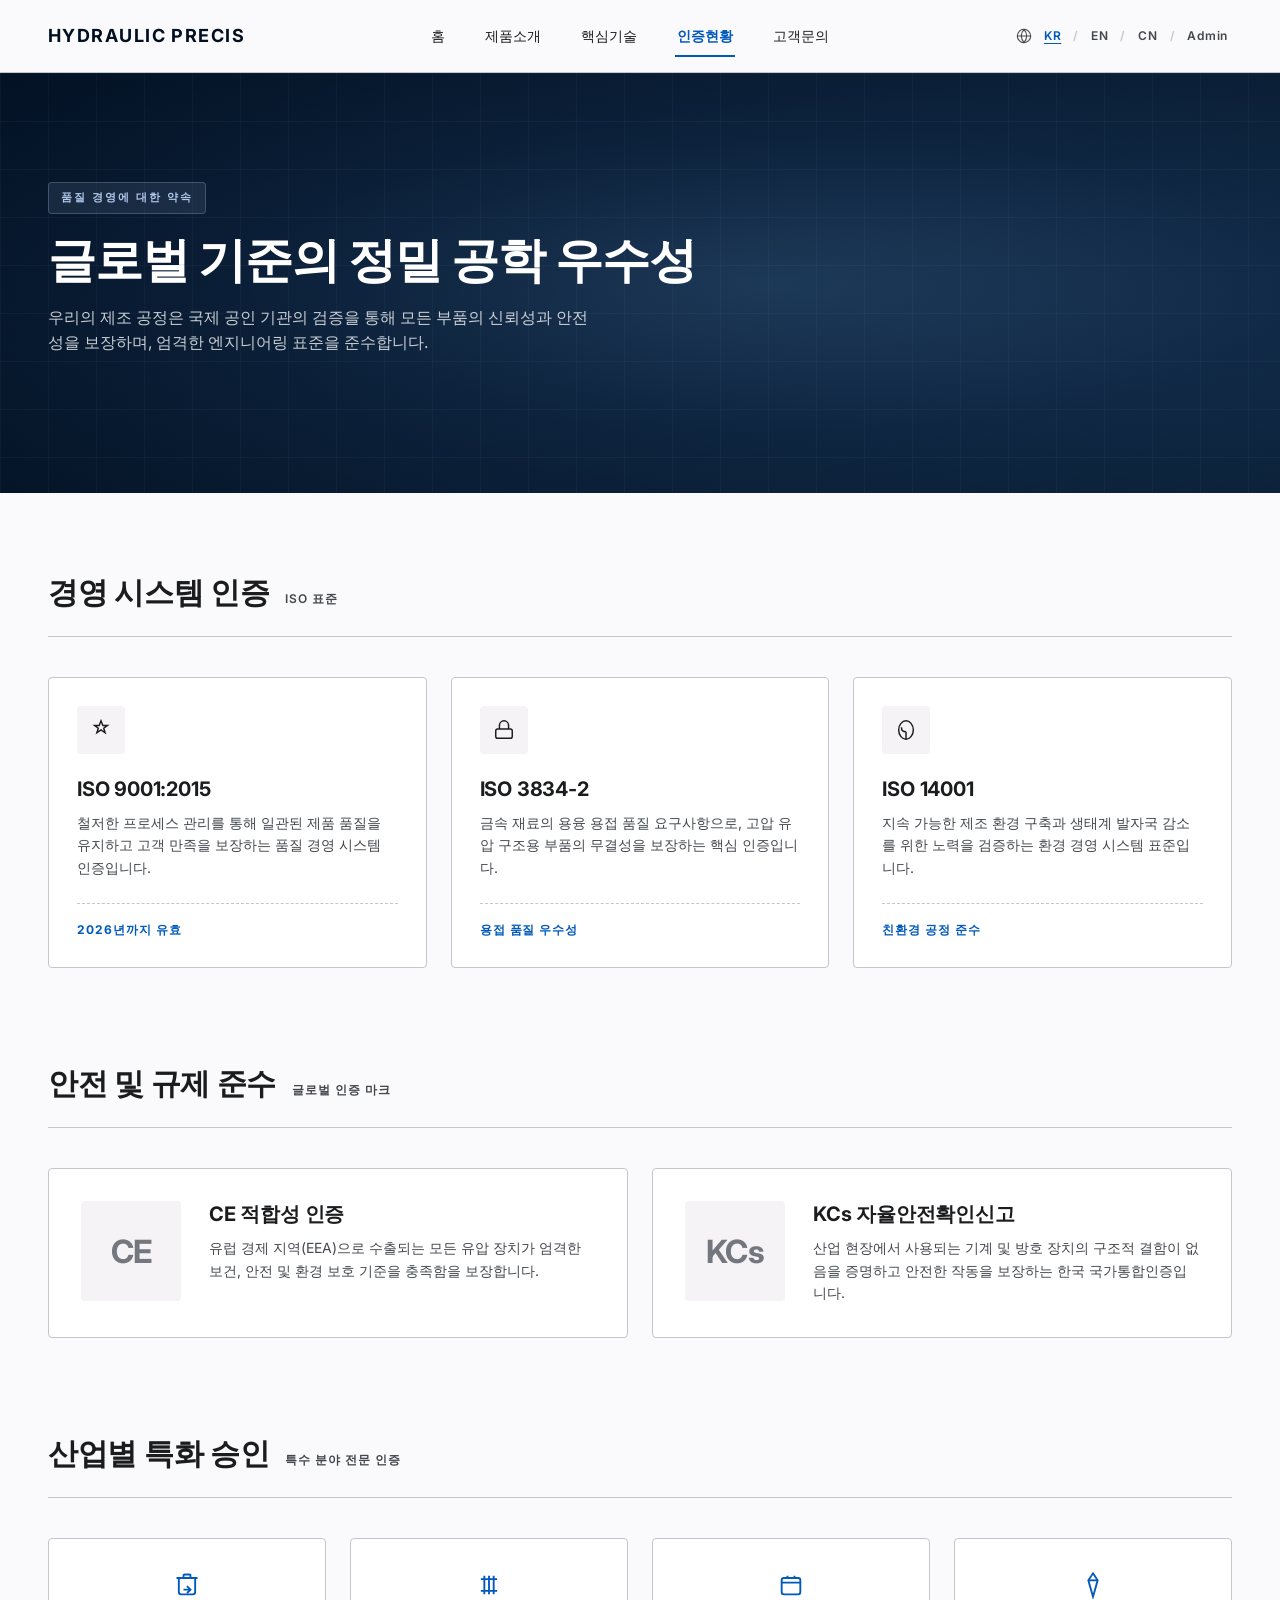
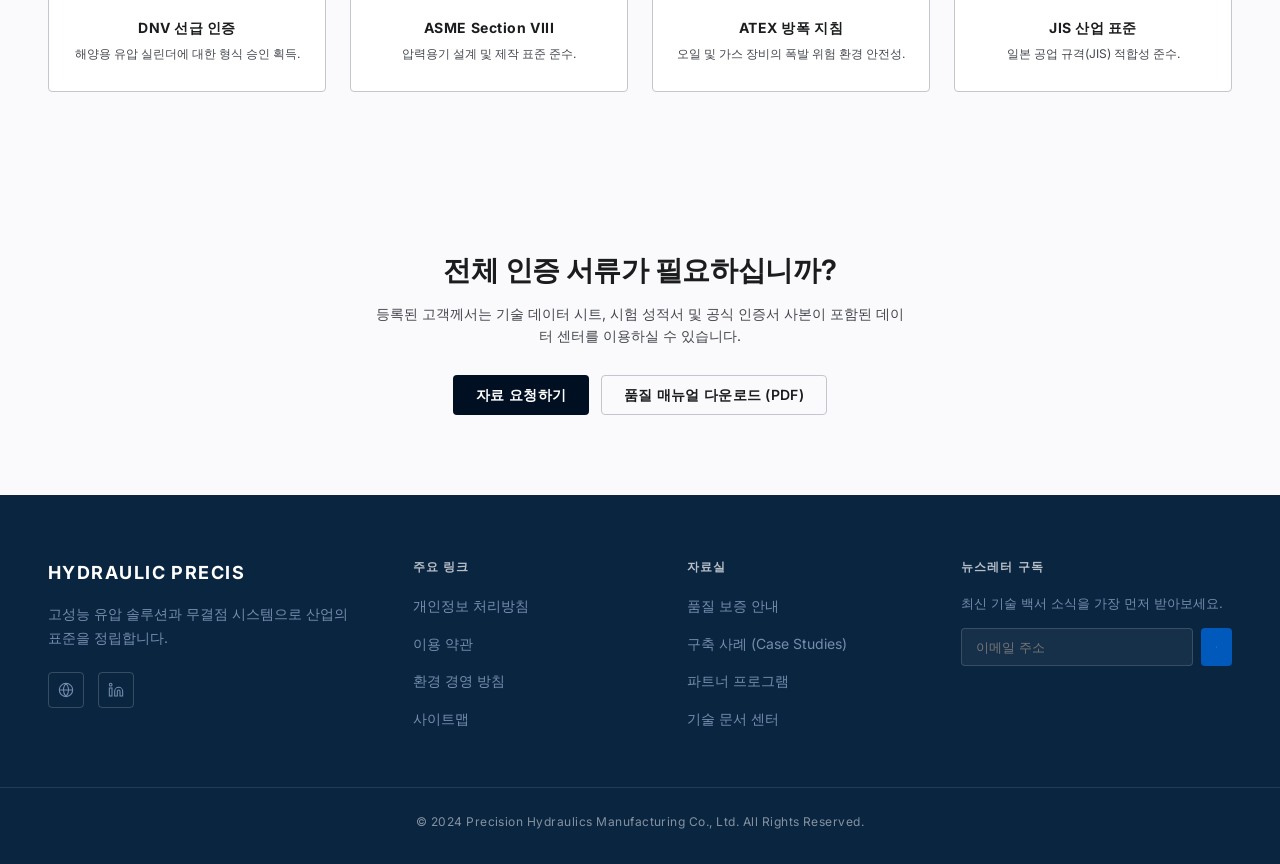
<file: certifications.html>
<!DOCTYPE html>
<html lang="ko">
<head>
  <meta charset="UTF-8" />
  <meta name="viewport" content="width=device-width, initial-scale=1.0" />
  <title>인증현황 · HYDRAULIC PRECIS</title>
  <link rel="preconnect" href="https://fonts.googleapis.com" />
  <link rel="preconnect" href="https://fonts.gstatic.com" crossorigin />
  <link rel="stylesheet" href="https://fonts.googleapis.com/css2?family=Inter:wght@400;500;600;700&display=swap" />
  <style>
/* ==========================================================
   Industrial Precision System — Hydraulic Precis
   ========================================================== */

@import url('https://fonts.googleapis.com/css2?family=Inter:wght@400;500;600;700&display=swap');

:root {
  /* Surface */
  --surface: #faf9fb;
  --surface-dim: #dbd9dc;
  --surface-bright: #faf9fb;
  --surface-container-lowest: #ffffff;
  --surface-container-low: #f5f3f6;
  --surface-container: #efedf0;
  --surface-container-high: #e9e8ea;
  --surface-container-highest: #e3e2e5;

  /* Text on surface */
  --on-surface: #1b1c1e;
  --on-surface-variant: #43474d;
  --inverse-surface: #2f3033;
  --inverse-on-surface: #f2f0f3;

  /* Outline */
  --outline: #74777e;
  --outline-variant: #c4c6ce;

  /* Primary (Deep Navy) */
  --primary: #000f22;
  --on-primary: #ffffff;
  --primary-container: #0a2540;
  --on-primary-container: #768dad;
  --inverse-primary: #b0c8eb;

  /* Secondary (Action Blue) */
  --secondary: #0059bb;
  --on-secondary: #ffffff;
  --secondary-container: #0070ea;
  --on-secondary-container: #fefcff;

  /* Tertiary */
  --tertiary: #000f22;
  --on-tertiary: #ffffff;
  --tertiary-container: #142538;
  --on-tertiary-container: #7c8ca4;

  /* Error */
  --error: #ba1a1a;
  --on-error: #ffffff;
  --error-container: #ffdad6;
  --on-error-container: #93000a;

  /* Background */
  --background: #faf9fb;
  --on-background: #1b1c1e;

  /* Layout */
  --container-max: 1280px;
  --gutter: 24px;
  --margin-mobile: 16px;
  --margin-desktop: 48px;
  --section-padding: 80px;

  /* Spacing */
  --stack-sm: 8px;
  --stack-md: 16px;
  --stack-lg: 32px;

  /* Radius */
  --r-sm: 0.125rem;
  --r-default: 0.25rem;
  --r-md: 0.375rem;
  --r-lg: 0.5rem;
  --r-xl: 0.75rem;
  --r-full: 9999px;

  /* Shadow */
  --shadow-card: 0px 4px 20px rgba(0, 0, 0, 0.05);
}

/* ---------- Reset ---------- */
*,
*::before,
*::after {
  box-sizing: border-box;
}

html {
  -webkit-text-size-adjust: 100%;
  scroll-behavior: smooth;
}

body {
  margin: 0;
  font-family: 'Inter', -apple-system, BlinkMacSystemFont, 'Segoe UI', sans-serif;
  font-size: 16px;
  font-weight: 400;
  line-height: 1.6;
  color: var(--on-surface);
  background-color: var(--background);
  -webkit-font-smoothing: antialiased;
  -moz-osx-font-smoothing: grayscale;
}

h1, h2, h3, h4, h5, h6 {
  margin: 0;
  font-weight: 600;
  line-height: 1.3;
  letter-spacing: -0.01em;
}

p { margin: 0; }
a {
  color: inherit;
  text-decoration: none;
}
img, svg { display: block; max-width: 100%; }
button {
  font-family: inherit;
  cursor: pointer;
  border: none;
  background: none;
  padding: 0;
}
input, textarea, select {
  font-family: inherit;
}

/* ---------- Layout primitives ---------- */
.container {
  max-width: var(--container-max);
  margin: 0 auto;
  padding-left: var(--margin-desktop);
  padding-right: var(--margin-desktop);
}

.section {
  padding-top: var(--section-padding);
  padding-bottom: var(--section-padding);
}

.section-tight {
  padding-top: 56px;
  padding-bottom: 56px;
}

.eyebrow {
  font-size: 12px;
  font-weight: 700;
  line-height: 1;
  letter-spacing: 0.1em;
  text-transform: uppercase;
  color: var(--secondary);
}

.section-label {
  display: flex;
  align-items: baseline;
  gap: 16px;
  padding-bottom: 24px;
  border-bottom: 1px solid var(--outline-variant);
  margin-bottom: 40px;
}
.section-label h2 {
  font-size: 30px;
  font-weight: 700;
  color: var(--on-surface);
  letter-spacing: -0.01em;
}
.section-label .sublabel {
  font-size: 12px;
  font-weight: 600;
  letter-spacing: 0.08em;
  color: var(--on-surface-variant);
}

/* ---------- Header ---------- */
.site-header {
  position: sticky;
  top: 0;
  z-index: 50;
  background: var(--surface);
  border-bottom: 1px solid var(--outline-variant);
}
.site-header .container {
  display: flex;
  align-items: center;
  justify-content: space-between;
  height: 72px;
}

.brand {
  font-size: 18px;
  font-weight: 700;
  letter-spacing: 0.08em;
  color: var(--primary);
}

.nav {
  display: flex;
  align-items: center;
  gap: 36px;
}
.nav a {
  font-size: 14px;
  font-weight: 500;
  color: var(--on-surface);
  padding: 6px 2px;
  position: relative;
  transition: color 200ms ease;
}
.nav a:hover { color: var(--secondary); }
.nav a.active {
  color: var(--secondary);
  font-weight: 600;
}
.nav a.active::after {
  content: '';
  position: absolute;
  bottom: -4px;
  left: 0;
  right: 0;
  height: 2px;
  background: var(--secondary);
}

.lang {
  display: flex;
  align-items: center;
  gap: 8px;
  font-size: 12px;
  font-weight: 600;
  letter-spacing: 0.06em;
  color: var(--on-surface-variant);
}
.lang svg { width: 16px; height: 16px; stroke: var(--on-surface-variant); }
.lang a { padding: 0 4px; transition: color 200ms ease; }
.lang a:hover { color: var(--secondary); }
.lang a.active { color: var(--secondary); text-decoration: underline; text-underline-offset: 3px; }
.lang .sep { color: var(--outline-variant); }

/* Mobile menu toggle */
.menu-toggle {
  display: none;
  width: 40px;
  height: 40px;
  align-items: center;
  justify-content: center;
}
.menu-toggle svg { width: 24px; height: 24px; stroke: var(--on-surface); }

/* ---------- Hero ---------- */
.hero {
  position: relative;
  overflow: hidden;
  color: var(--on-primary);
  background-color: var(--primary);
  min-height: 460px;
  display: flex;
  align-items: center;
}
.hero-bg {
  position: absolute;
  inset: 0;
  background:
    linear-gradient(180deg, rgba(0, 15, 34, 0.55) 0%, rgba(10, 37, 64, 0.7) 100%),
    radial-gradient(circle at 70% 50%, #1a3552 0%, #000f22 70%);
}
.hero-bg.industrial-1 {
  background:
    linear-gradient(135deg, rgba(0, 15, 34, 0.7) 0%, rgba(10, 37, 64, 0.55) 60%, rgba(0, 89, 187, 0.25) 100%),
    radial-gradient(ellipse at 65% 50%, #2a4a6e 0%, #0a2540 50%, #000f22 100%);
}
.hero-bg.industrial-2 {
  background:
    linear-gradient(180deg, rgba(0, 15, 34, 0.55) 0%, rgba(10, 37, 64, 0.65) 100%),
    radial-gradient(circle at 50% 70%, #34495c 0%, #1a2c40 50%, #0a1726 100%);
}
.hero-bg.dark-flat {
  background: var(--primary);
}
/* Subtle grid pattern overlay to evoke technical feel */
.hero-bg::after {
  content: '';
  position: absolute;
  inset: 0;
  background-image:
    linear-gradient(rgba(176, 200, 235, 0.04) 1px, transparent 1px),
    linear-gradient(90deg, rgba(176, 200, 235, 0.04) 1px, transparent 1px);
  background-size: 48px 48px;
  pointer-events: none;
}

.hero .container {
  position: relative;
  z-index: 1;
  padding-top: 80px;
  padding-bottom: 80px;
  width: 100%;
}

.hero-eyebrow {
  display: inline-block;
  font-size: 11px;
  font-weight: 700;
  letter-spacing: 0.18em;
  text-transform: uppercase;
  color: var(--inverse-primary);
  padding: 6px 12px;
  background: rgba(176, 200, 235, 0.1);
  border: 1px solid rgba(176, 200, 235, 0.25);
  border-radius: var(--r-default);
  margin-bottom: 20px;
}
.hero h1 {
  font-size: 48px;
  font-weight: 700;
  line-height: 1.1;
  letter-spacing: -0.02em;
  color: #ffffff;
  margin-bottom: 18px;
  max-width: 720px;
}
.hero p {
  font-size: 16px;
  line-height: 1.6;
  color: rgba(255, 255, 255, 0.78);
  max-width: 540px;
  margin-bottom: 28px;
}
.hero-actions {
  display: flex;
  gap: 12px;
  flex-wrap: wrap;
}

/* ---------- Buttons ---------- */
.btn {
  display: inline-flex;
  align-items: center;
  gap: 8px;
  padding: 12px 22px;
  font-size: 14px;
  font-weight: 600;
  letter-spacing: 0.02em;
  border-radius: var(--r-default);
  transition: background-color 200ms ease, color 200ms ease, border-color 200ms ease;
  border: 1px solid transparent;
  line-height: 1;
}
.btn-primary {
  background: var(--primary);
  color: var(--on-primary);
}
.btn-primary:hover { background: #1a2740; }
.btn-secondary {
  background: var(--secondary);
  color: var(--on-secondary);
}
.btn-secondary:hover { background: #014ea3; }
.btn-outline {
  background: transparent;
  color: var(--on-surface);
  border-color: var(--outline-variant);
}
.btn-outline:hover { border-color: var(--secondary); color: var(--secondary); }
.btn-outline-light {
  background: transparent;
  color: #ffffff;
  border-color: rgba(255, 255, 255, 0.35);
}
.btn-outline-light:hover { border-color: #ffffff; background: rgba(255, 255, 255, 0.08); }

/* ---------- Cards ---------- */
.card {
  background: var(--surface-container-lowest);
  border: 1px solid var(--outline-variant);
  border-radius: var(--r-default);
  padding: 28px;
  transition: box-shadow 200ms ease, border-color 200ms ease, transform 200ms ease;
}
.card:hover {
  box-shadow: var(--shadow-card);
  border-color: #aab0bb;
}

.card-icon-wrap {
  width: 48px;
  height: 48px;
  display: flex;
  align-items: center;
  justify-content: center;
  background: var(--surface-container-low);
  border-radius: var(--r-default);
  margin-bottom: 22px;
}
.card-icon-wrap svg {
  width: 22px;
  height: 22px;
  stroke: var(--on-surface);
  stroke-width: 1.6;
  fill: none;
}

.card h3 {
  font-size: 20px;
  font-weight: 700;
  color: var(--on-surface);
  margin-bottom: 10px;
  letter-spacing: -0.01em;
}
.card p {
  font-size: 14px;
  line-height: 1.6;
  color: var(--on-surface-variant);
}

.card-footer {
  margin-top: 24px;
  padding-top: 16px;
  border-top: 1px dashed var(--outline-variant);
  font-size: 12px;
  font-weight: 700;
  letter-spacing: 0.08em;
  text-transform: uppercase;
  color: var(--secondary);
}

/* ---------- Grids ---------- */
.grid {
  display: grid;
  gap: 24px;
}
.grid-3 { grid-template-columns: repeat(3, 1fr); }
.grid-4 { grid-template-columns: repeat(4, 1fr); }
.grid-2 { grid-template-columns: repeat(2, 1fr); }

/* ---------- Footer ---------- */
.site-footer {
  background: var(--primary-container);
  color: var(--on-primary-container);
  padding: 64px 0 32px;
  margin-top: 0;
}
.site-footer .container {
  display: grid;
  grid-template-columns: 1.4fr 1fr 1fr 1.2fr;
  gap: 48px;
  align-items: start;
}
.site-footer h4 {
  font-size: 12px;
  font-weight: 700;
  letter-spacing: 0.1em;
  text-transform: uppercase;
  color: rgba(255, 255, 255, 0.7);
  margin-bottom: 18px;
}
.site-footer .brand-block .brand-label {
  font-size: 18px;
  font-weight: 700;
  letter-spacing: 0.08em;
  color: #ffffff;
  display: block;
  margin-bottom: 14px;
}
.site-footer .brand-block p {
  font-size: 14px;
  line-height: 1.7;
  color: var(--on-primary-container);
  margin-bottom: 22px;
  max-width: 320px;
}
.footer-socials {
  display: flex;
  gap: 14px;
}
.footer-socials a {
  width: 36px;
  height: 36px;
  display: inline-flex;
  align-items: center;
  justify-content: center;
  border: 1px solid rgba(255, 255, 255, 0.18);
  border-radius: var(--r-default);
  color: var(--on-primary-container);
  transition: background 200ms, color 200ms;
}
.footer-socials a:hover { background: rgba(255, 255, 255, 0.08); color: #ffffff; }
.footer-socials svg { width: 16px; height: 16px; stroke: currentColor; stroke-width: 1.6; fill: none; }

.site-footer ul { list-style: none; padding: 0; margin: 0; display: flex; flex-direction: column; gap: 12px; }
.site-footer li a {
  font-size: 14px;
  color: var(--on-primary-container);
  transition: color 200ms;
}
.site-footer li a:hover { color: #ffffff; }

.site-footer .contact-block address {
  font-style: normal;
  font-size: 14px;
  line-height: 1.7;
  color: var(--on-primary-container);
}

.copyright {
  margin-top: 56px;
  padding-top: 24px;
  border-top: 1px solid rgba(255, 255, 255, 0.1);
  text-align: center;
  font-size: 12px;
  color: rgba(255, 255, 255, 0.5);
  letter-spacing: 0.04em;
}
.copyright .container { display: block; }

/* ---------- Common section heading ---------- */
.section-heading {
  text-align: center;
  margin-bottom: 56px;
}
.section-heading h2 {
  font-size: 36px;
  font-weight: 700;
  letter-spacing: -0.02em;
  color: var(--on-surface);
  margin-bottom: 12px;
}
.section-heading p {
  font-size: 14px;
  color: var(--on-surface-variant);
}

/* ---------- Responsive ---------- */
@media (max-width: 960px) {
  :root { --section-padding: 64px; }
  .container { padding-left: 24px; padding-right: 24px; }
  .hero h1 { font-size: 36px; line-height: 1.2; }
  .hero .container { padding-top: 60px; padding-bottom: 60px; }
  .grid-3, .grid-4 { grid-template-columns: 1fr 1fr; }
  .nav { display: none; }
  .menu-toggle { display: inline-flex; }
  .site-footer .container { grid-template-columns: 1fr 1fr; }
  .section-heading h2 { font-size: 28px; }
}

@media (max-width: 640px) {
  .container { padding-left: 16px; padding-right: 16px; }
  .hero h1 { font-size: 28px; }
  .grid-3, .grid-4, .grid-2 { grid-template-columns: 1fr; }
  .site-footer .container { grid-template-columns: 1fr; gap: 36px; }
  .section-label { flex-direction: column; gap: 4px; align-items: flex-start; }
}

/* ==========================================================
   PAGE: HOME (index.html)
   ========================================================== */
.home-hero {
  min-height: 560px;
}
.home-hero .hero-bg {
  background:
    linear-gradient(135deg, rgba(0, 15, 34, 0.6) 0%, rgba(10, 37, 64, 0.45) 60%, rgba(0, 89, 187, 0.25) 100%),
    radial-gradient(ellipse at 65% 50%, #f59e0b22 0%, transparent 40%),
    radial-gradient(ellipse at 50% 50%, #5d7595 0%, #2a3f5a 35%, #0a1d33 70%, #000a18 100%);
}

.about-section {
  background: var(--surface-container-lowest);
}
.about-grid {
  display: grid;
  grid-template-columns: 1.1fr 1fr;
  gap: 64px;
  align-items: center;
}
.about-content .eyebrow { margin-bottom: 14px; display: block; }
.about-content h2 {
  font-size: 36px;
  font-weight: 700;
  line-height: 1.2;
  letter-spacing: -0.02em;
  margin-bottom: 20px;
}
.about-content p {
  font-size: 16px;
  line-height: 1.7;
  color: var(--on-surface-variant);
  margin-bottom: 36px;
}
.stats {
  display: grid;
  grid-template-columns: repeat(3, 1fr);
  gap: 24px;
  padding-top: 24px;
  border-top: 1px solid var(--outline-variant);
}
.stat-num {
  font-size: 36px;
  font-weight: 700;
  color: var(--primary);
  letter-spacing: -0.02em;
  line-height: 1;
  margin-bottom: 6px;
}
.stat-label {
  font-size: 12px;
  font-weight: 600;
  letter-spacing: 0.08em;
  color: var(--on-surface-variant);
  text-transform: uppercase;
}

.about-visual {
  aspect-ratio: 4/3;
  border-radius: var(--r-lg);
  background:
    linear-gradient(135deg, rgba(0, 15, 34, 0.5) 0%, rgba(10, 37, 64, 0.3) 100%),
    radial-gradient(circle at 40% 50%, #4a6585 0%, #1a2e4a 50%, #0a1726 100%);
  position: relative;
  overflow: hidden;
  border: 1px solid var(--outline-variant);
}
.about-visual::after {
  content: '';
  position: absolute;
  inset: 0;
  background-image:
    linear-gradient(rgba(176, 200, 235, 0.06) 1px, transparent 1px),
    linear-gradient(90deg, rgba(176, 200, 235, 0.06) 1px, transparent 1px);
  background-size: 32px 32px;
}

/* Product gallery on home */
.product-gallery {
  background: var(--surface-container-low);
}
.product-grid {
  display: grid;
  grid-template-columns: 1fr 1fr;
  gap: 24px;
}
.product-tile {
  position: relative;
  border-radius: var(--r-lg);
  overflow: hidden;
  min-height: 280px;
  display: flex;
  align-items: flex-end;
  padding: 28px;
  color: #ffffff;
  isolation: isolate;
  cursor: pointer;
  border: 1px solid var(--outline-variant);
  transition: transform 200ms ease, box-shadow 200ms ease;
}
.product-tile:hover {
  transform: translateY(-2px);
  box-shadow: 0 12px 32px rgba(0, 15, 34, 0.18);
}
.product-tile::before {
  content: '';
  position: absolute;
  inset: 0;
  z-index: -1;
}
.product-tile::after {
  content: '';
  position: absolute;
  inset: 0;
  z-index: -1;
  background: linear-gradient(180deg, rgba(0, 15, 34, 0.2) 0%, rgba(0, 15, 34, 0.85) 100%);
}
.product-tile.t1::before {
  background:
    radial-gradient(circle at 30% 30%, #5b7a99 0%, #2c4259 50%, #0d1d2e 100%);
}
.product-tile.t2::before {
  background:
    radial-gradient(circle at 65% 40%, #34495c 0%, #1a2c40 50%, #0a1726 100%);
}
.product-tile.t3::before {
  background:
    radial-gradient(circle at 70% 60%, #2b4a6e 0%, #142a44 50%, #0a1726 100%);
}
.product-tile.t4::before {
  background:
    radial-gradient(ellipse at 50% 50%, #2e6da4 0%, #143055 50%, #061122 100%);
}
.product-tile .tile-cat {
  display: inline-block;
  font-size: 11px;
  font-weight: 700;
  letter-spacing: 0.12em;
  text-transform: uppercase;
  padding: 5px 10px;
  border: 1px solid rgba(255, 255, 255, 0.3);
  border-radius: var(--r-default);
  background: rgba(0, 0, 0, 0.25);
  margin-bottom: 10px;
  color: #ffffff;
}
.product-tile h3 {
  font-size: 22px;
  font-weight: 700;
  margin-bottom: 8px;
  color: #ffffff;
}
.product-tile p {
  font-size: 14px;
  line-height: 1.6;
  color: rgba(255, 255, 255, 0.75);
  max-width: 280px;
}

/* Core tech */
.core-tech-grid {
  display: grid;
  grid-template-columns: 1fr 2fr;
  gap: 64px;
  align-items: start;
}
.core-tech-grid .lead h2 {
  font-size: 30px;
  font-weight: 700;
  letter-spacing: -0.01em;
  margin-bottom: 12px;
}
.core-tech-grid .lead p {
  font-size: 14px;
  color: var(--on-surface-variant);
}
.core-tech-list {
  display: grid;
  grid-template-columns: 1fr 1fr;
  gap: 32px;
}
.core-tech-item {
  display: flex;
  gap: 16px;
}
.core-tech-item .icon {
  flex-shrink: 0;
  width: 36px;
  height: 36px;
  display: flex;
  align-items: center;
  justify-content: center;
  background: var(--surface-container-low);
  border-radius: var(--r-default);
}
.core-tech-item .icon svg { width: 18px; height: 18px; stroke: var(--secondary); stroke-width: 1.6; fill: none; }
.core-tech-item h4 {
  font-size: 15px;
  font-weight: 700;
  margin-bottom: 4px;
}
.core-tech-item p {
  font-size: 13px;
  color: var(--on-surface-variant);
  line-height: 1.6;
}

/* Location section */
.location-section {
  background: var(--surface-container-low);
}
.location-grid {
  display: grid;
  grid-template-columns: 1fr 1.4fr;
  gap: 32px;
  background: var(--surface-container-lowest);
  border: 1px solid var(--outline-variant);
  border-radius: var(--r-lg);
  overflow: hidden;
}
.location-content {
  padding: 40px;
}
.location-content h3 {
  font-size: 22px;
  font-weight: 700;
  margin-bottom: 14px;
}
.location-content p {
  font-size: 14px;
  color: var(--on-surface-variant);
  line-height: 1.6;
  margin-bottom: 28px;
}
.location-info { display: flex; flex-direction: column; gap: 14px; }
.location-info .row {
  display: flex;
  align-items: center;
  gap: 12px;
  font-size: 14px;
  color: var(--on-surface);
}
.location-info .row svg { width: 16px; height: 16px; stroke: var(--secondary); flex-shrink: 0; }

.map-stub {
  min-height: 320px;
  background:
    linear-gradient(180deg, #e9eef5 0%, #dde4ed 100%);
  position: relative;
  overflow: hidden;
}
.map-stub::before {
  content: '';
  position: absolute;
  inset: 0;
  background-image:
    linear-gradient(rgba(116, 119, 126, 0.16) 1px, transparent 1px),
    linear-gradient(90deg, rgba(116, 119, 126, 0.16) 1px, transparent 1px);
  background-size: 40px 40px;
}
.map-stub::after {
  content: '';
  position: absolute;
  top: 40%;
  left: 35%;
  width: 80px;
  height: 80px;
  background: radial-gradient(circle, var(--secondary) 0%, transparent 60%);
  opacity: 0.25;
  border-radius: 50%;
}
.map-pin {
  position: absolute;
  top: 45%;
  left: 42%;
  width: 14px;
  height: 14px;
  background: var(--secondary);
  border-radius: 50%;
  border: 3px solid #ffffff;
  box-shadow: 0 2px 8px rgba(0, 89, 187, 0.4);
  z-index: 2;
}

/* ==========================================================
   PAGE: PRODUCTS
   ========================================================== */
.products-hero { min-height: 440px; }
.products-hero .hero-bg {
  background:
    linear-gradient(135deg, rgba(0, 15, 34, 0.7) 0%, rgba(10, 37, 64, 0.5) 100%),
    linear-gradient(180deg, #25405d 0%, #142840 60%, #061121 100%);
}
.products-hero h1 {
  font-size: 56px;
  line-height: 1.05;
}

.catalog-intro {
  display: flex;
  align-items: end;
  justify-content: space-between;
  gap: 32px;
  margin-bottom: 56px;
  flex-wrap: wrap;
}
.catalog-intro .lead h2 {
  font-size: 32px;
  font-weight: 700;
  margin-bottom: 10px;
}
.catalog-intro .lead p {
  font-size: 14px;
  color: var(--on-surface-variant);
  max-width: 420px;
}
.catalog-intro .actions { display: flex; gap: 12px; }

.product-cards {
  display: grid;
  grid-template-columns: 1fr 1fr;
  gap: 32px;
}
.product-card {
  background: var(--surface-container-lowest);
  border: 1px solid var(--outline-variant);
  border-radius: var(--r-lg);
  overflow: hidden;
  display: flex;
  flex-direction: column;
  transition: box-shadow 200ms ease, border-color 200ms ease;
}
.product-card:hover { box-shadow: var(--shadow-card); border-color: #aab0bb; }
.product-card .pc-row {
  display: grid;
  grid-template-columns: 1fr 1fr;
  min-height: 320px;
}
.product-card .pc-image {
  background:
    radial-gradient(ellipse at center, #c8d2dd 0%, #aab8c7 50%, #8195a8 100%);
  position: relative;
  overflow: hidden;
}
.product-card .pc-image.shaft {
  background:
    linear-gradient(180deg, #f1f3f6 0%, #d9dde2 100%);
}
.product-card .pc-image.welded {
  background:
    radial-gradient(circle at 30% 50%, #2e5680 0%, #1a3252 60%, #0b1a2e 100%);
}
.product-card .pc-image.telescopic {
  background:
    linear-gradient(180deg, #2c3e52 0%, #1a2838 100%);
}
.product-card .pc-image.smart {
  background:
    radial-gradient(ellipse at center, #0c3a6e 0%, #061a35 70%, #020c1e 100%);
}
.product-card .pc-image::after {
  /* Hint of cylinder shape */
  content: '';
  position: absolute;
  top: 50%;
  left: 50%;
  width: 70%;
  height: 30%;
  transform: translate(-50%, -50%);
  background: linear-gradient(180deg, rgba(255,255,255,0.18), rgba(0,0,0,0.2));
  border-radius: 30px;
  box-shadow: inset 0 2px 6px rgba(255,255,255,0.15);
}
.product-card .pc-content {
  padding: 28px;
  display: flex;
  flex-direction: column;
  justify-content: space-between;
}
.chip {
  display: inline-block;
  font-size: 11px;
  font-weight: 700;
  letter-spacing: 0.06em;
  padding: 5px 12px;
  border-radius: var(--r-full);
  background: #d9e6f5;
  color: var(--secondary);
  margin-bottom: 12px;
}
.chip-gray {
  background: var(--surface-container);
  color: var(--on-surface-variant);
}
.product-card h3 {
  font-size: 22px;
  font-weight: 700;
  margin-bottom: 10px;
}
.product-card .desc {
  font-size: 14px;
  line-height: 1.6;
  color: var(--on-surface-variant);
  margin-bottom: 18px;
}
.spec-row {
  display: flex;
  align-items: center;
  justify-content: space-between;
  gap: 12px;
  font-size: 13px;
  padding: 8px 0;
  border-bottom: 1px dashed var(--outline-variant);
}
.spec-row:last-child { border-bottom: none; }
.spec-row .key {
  display: flex;
  align-items: center;
  gap: 8px;
  color: var(--on-surface-variant);
  font-weight: 500;
}
.spec-row .key svg { width: 14px; height: 14px; stroke: var(--secondary); }
.spec-row .val { font-weight: 600; color: var(--on-surface); }

.tags {
  display: flex;
  gap: 8px;
  margin-top: 20px;
  padding-top: 20px;
  border-top: 1px solid var(--outline-variant);
}

/* Smart cylinder full-card (dark, spans wider) */
.product-card.smart-card .pc-row { grid-template-columns: 1.1fr 1fr; }
.product-card.smart-card {
  background: var(--primary);
  color: #ffffff;
  border-color: #142538;
}
.product-card.smart-card .pc-content { color: #ffffff; }
.product-card.smart-card .chip {
  background: rgba(176, 200, 235, 0.15);
  color: var(--inverse-primary);
}
.product-card.smart-card h3 { color: #ffffff; }
.product-card.smart-card .desc { color: rgba(255, 255, 255, 0.75); }
.feature-list { display: flex; flex-direction: column; gap: 10px; margin-bottom: 22px; }
.feature-list li {
  display: flex;
  align-items: center;
  gap: 10px;
  font-size: 13px;
  color: rgba(255, 255, 255, 0.85);
  list-style: none;
}
.feature-list svg { width: 14px; height: 14px; stroke: var(--inverse-primary); flex-shrink: 0; }
.feature-list ul { padding: 0; margin: 0; }

/* Welded cylinder - dark accent variant */
.product-card.welded-card { background: var(--primary); color: #ffffff; border-color: #142538; }
.product-card.welded-card .chip { background: rgba(176, 200, 235, 0.15); color: var(--inverse-primary); }
.product-card.welded-card h3, .product-card.welded-card .desc { color: #ffffff; }
.product-card.welded-card .desc { color: rgba(255, 255, 255, 0.75); }
.product-card.welded-card .spec-row { border-color: rgba(255,255,255,0.15); }
.product-card.welded-card .spec-row .key { color: rgba(255,255,255,0.65); }
.product-card.welded-card .spec-row .val { color: #ffffff; }
.product-card.welded-card .footer-action {
  display: flex;
  align-items: center;
  justify-content: space-between;
  padding-top: 20px;
  margin-top: 20px;
  border-top: 1px solid rgba(255,255,255,0.15);
  font-size: 13px;
  color: #ffffff;
}
.product-card.welded-card .footer-action .key { color: rgba(255,255,255,0.6); font-size: 11px; letter-spacing: 0.1em; text-transform: uppercase; }
.product-card.welded-card .footer-action svg { width: 20px; height: 20px; stroke: #ffffff; }

/* Bottom feature row */
.feature-row {
  background: var(--surface-container-low);
}
.feature-row .grid-4 { gap: 32px; }
.feature-row .feat {
  text-align: center;
  padding: 24px 12px;
}
.feature-row .feat .icon-circle {
  width: 56px;
  height: 56px;
  border-radius: 50%;
  background: var(--surface-container-lowest);
  margin: 0 auto 16px;
  display: flex;
  align-items: center;
  justify-content: center;
  border: 1px solid var(--outline-variant);
}
.feature-row .feat .icon-circle svg { width: 22px; height: 22px; stroke: var(--secondary); stroke-width: 1.6; fill: none; }
.feature-row .feat h4 {
  font-size: 15px;
  font-weight: 700;
  margin-bottom: 8px;
}
.feature-row .feat p {
  font-size: 13px;
  line-height: 1.55;
  color: var(--on-surface-variant);
}

/* ==========================================================
   PAGE: TECHNOLOGY
   ========================================================== */
.tech-hero {
  background: var(--primary);
  min-height: 380px;
}
.tech-hero .hero-bg { background: var(--primary); }
.tech-hero .hero-bg::after {
  background-image:
    linear-gradient(rgba(176, 200, 235, 0.05) 1px, transparent 1px),
    linear-gradient(90deg, rgba(176, 200, 235, 0.05) 1px, transparent 1px);
  background-size: 56px 56px;
}
.tech-hero h1 { max-width: 760px; }

.process-cards {
  display: grid;
  grid-template-columns: 1fr 1fr;
  gap: 32px;
}
.process-card {
  background: var(--surface-container-lowest);
  border: 1px solid var(--outline-variant);
  border-radius: var(--r-lg);
  overflow: hidden;
  transition: box-shadow 200ms ease;
}
.process-card:hover { box-shadow: var(--shadow-card); }
.process-img {
  height: 220px;
  background:
    radial-gradient(ellipse at center, #3a5573 0%, #1e3450 60%, #0d1f33 100%);
  position: relative;
  overflow: hidden;
}
.process-img.welding {
  background:
    radial-gradient(circle at 50% 60%, #ffc14d 0%, #b56c12 8%, #4a3520 25%, #1a1f2c 60%, #0c1220 100%);
}
.process-img.cnc {
  background:
    radial-gradient(circle at 50% 50%, #6c8aa8 0%, #344f6c 50%, #15263c 100%);
}
.process-content {
  padding: 24px 28px;
  display: flex;
  align-items: center;
  gap: 16px;
}
.process-content .icon {
  width: 36px;
  height: 36px;
  flex-shrink: 0;
  background: var(--surface-container-low);
  border-radius: var(--r-default);
  display: flex;
  align-items: center;
  justify-content: center;
}
.process-content .icon svg { width: 18px; height: 18px; stroke: var(--secondary); stroke-width: 1.6; fill: none; }
.process-content h3 {
  font-size: 16px;
  font-weight: 700;
  margin-bottom: 4px;
}
.process-content p {
  font-size: 13px;
  color: var(--on-surface-variant);
  line-height: 1.55;
}

/* Quality management - dark section */
.qm-section {
  background: var(--primary);
  color: #ffffff;
}
.qm-section .section-heading h2 { color: #ffffff; }
.qm-section .section-heading .eyebrow { color: var(--inverse-primary); }
.qm-grid {
  display: grid;
  grid-template-columns: repeat(3, 1fr);
  gap: 24px;
}
.qm-card {
  background: var(--tertiary-container);
  border: 1px solid rgba(176, 200, 235, 0.12);
  border-radius: var(--r-lg);
  padding: 28px;
}
.qm-card .icon-square {
  width: 40px;
  height: 40px;
  background: rgba(176, 200, 235, 0.1);
  border-radius: var(--r-default);
  display: flex;
  align-items: center;
  justify-content: center;
  margin-bottom: 20px;
}
.qm-card .icon-square svg { width: 20px; height: 20px; stroke: var(--inverse-primary); stroke-width: 1.6; fill: none; }
.qm-card h3 {
  font-size: 18px;
  font-weight: 700;
  margin-bottom: 8px;
  color: #ffffff;
}
.qm-card p {
  font-size: 13px;
  line-height: 1.6;
  color: rgba(255, 255, 255, 0.7);
  margin-bottom: 18px;
}
.qm-card ul {
  list-style: none;
  padding: 0;
  margin: 0;
  display: flex;
  flex-direction: column;
  gap: 8px;
}
.qm-card li {
  font-size: 13px;
  color: rgba(255, 255, 255, 0.85);
  display: flex;
  align-items: center;
  gap: 8px;
}
.qm-card li::before {
  content: '';
  width: 4px;
  height: 4px;
  background: var(--inverse-primary);
  border-radius: 50%;
  flex-shrink: 0;
}

/* Innovation Hub */
.innov-grid {
  display: grid;
  grid-template-columns: 1.1fr 1fr;
  gap: 56px;
  align-items: start;
}
.innov-content .eyebrow { display: block; margin-bottom: 14px; }
.innov-content h2 {
  font-size: 32px;
  font-weight: 700;
  margin-bottom: 14px;
  letter-spacing: -0.01em;
}
.innov-content > p {
  font-size: 14px;
  color: var(--on-surface-variant);
  margin-bottom: 32px;
}
.innov-list { display: flex; flex-direction: column; gap: 24px; }
.innov-item {
  display: flex;
  gap: 16px;
}
.innov-item .icon {
  width: 36px;
  height: 36px;
  flex-shrink: 0;
  background: var(--surface-container-low);
  border-radius: var(--r-default);
  display: flex;
  align-items: center;
  justify-content: center;
}
.innov-item .icon svg { width: 18px; height: 18px; stroke: var(--secondary); stroke-width: 1.6; fill: none; }
.innov-item h4 {
  font-size: 15px;
  font-weight: 700;
  margin-bottom: 6px;
}
.innov-item p {
  font-size: 13px;
  color: var(--on-surface-variant);
  line-height: 1.6;
}

.innov-visual {
  position: relative;
  aspect-ratio: 4/4;
  border-radius: var(--r-lg);
  background: var(--surface-container-lowest);
  border: 1px solid var(--outline-variant);
  overflow: hidden;
}
.innov-visual::before {
  content: '';
  position: absolute;
  inset: 0;
  background:
    radial-gradient(circle at 70% 30%, rgba(0, 89, 187, 0.06) 0%, transparent 50%),
    radial-gradient(circle at 30% 70%, rgba(176, 200, 235, 0.15) 0%, transparent 50%);
}
.innov-visual::after {
  content: '';
  position: absolute;
  inset: 0;
  background-image:
    linear-gradient(rgba(116, 119, 126, 0.08) 1px, transparent 1px),
    linear-gradient(90deg, rgba(116, 119, 126, 0.08) 1px, transparent 1px);
  background-size: 36px 36px;
}
.callout-15 {
  position: absolute;
  bottom: 24px;
  right: 24px;
  background: var(--secondary);
  color: #ffffff;
  padding: 18px 22px;
  border-radius: var(--r-lg);
  z-index: 2;
}
.callout-15 .num {
  font-size: 30px;
  font-weight: 700;
  line-height: 1;
  letter-spacing: -0.02em;
}
.callout-15 .lbl {
  font-size: 11px;
  letter-spacing: 0.05em;
  margin-top: 4px;
  color: rgba(255, 255, 255, 0.85);
}

/* Tech matrix table */
.matrix-section .lead {
  margin-bottom: 24px;
}
.matrix-section .lead h2 {
  font-size: 26px;
  font-weight: 700;
  margin-bottom: 6px;
}
.matrix-section .lead p {
  font-size: 13px;
  color: var(--on-surface-variant);
}
.matrix-table {
  width: 100%;
  border-collapse: collapse;
  background: var(--surface-container-lowest);
  border: 1px solid var(--outline-variant);
  border-radius: var(--r-default);
  overflow: hidden;
}
.matrix-table thead {
  background: var(--primary);
  color: #ffffff;
}
.matrix-table th {
  text-align: left;
  font-size: 12px;
  font-weight: 700;
  letter-spacing: 0.08em;
  text-transform: uppercase;
  padding: 16px 20px;
}
.matrix-table td {
  padding: 16px 20px;
  font-size: 14px;
  border-bottom: 1px solid var(--outline-variant);
}
.matrix-table tr:last-child td { border-bottom: none; }
.matrix-table td.precision { color: var(--secondary); font-weight: 600; font-family: 'JetBrains Mono', 'Courier New', monospace; }
.matrix-table td.standard { color: var(--on-surface-variant); font-size: 12px; letter-spacing: 0.04em; }

/* ==========================================================
   PAGE: CERTIFICATIONS
   ========================================================== */
.cert-hero { min-height: 420px; }
.cert-hero .hero-bg {
  background:
    linear-gradient(135deg, rgba(0, 15, 34, 0.7) 0%, rgba(10, 37, 64, 0.55) 100%),
    radial-gradient(ellipse at 60% 50%, #436a96 0%, #1a3252 50%, #0a1726 100%);
}

.cert-cards-3 { display: grid; grid-template-columns: repeat(3, 1fr); gap: 24px; }
.cert-cards-2 { display: grid; grid-template-columns: repeat(2, 1fr); gap: 24px; }
.cert-cards-4 { display: grid; grid-template-columns: repeat(4, 1fr); gap: 24px; }

.cert-card-row {
  display: flex;
  gap: 28px;
  background: var(--surface-container-lowest);
  border: 1px solid var(--outline-variant);
  border-radius: var(--r-default);
  padding: 32px;
  transition: box-shadow 200ms ease;
}
.cert-card-row:hover { box-shadow: var(--shadow-card); }
.cert-card-row .badge {
  width: 100px;
  height: 100px;
  flex-shrink: 0;
  background: var(--surface-container-low);
  border-radius: var(--r-default);
  display: flex;
  align-items: center;
  justify-content: center;
  font-size: 32px;
  font-weight: 700;
  letter-spacing: -0.02em;
  color: var(--outline);
}
.cert-card-row .content { flex: 1; }
.cert-card-row h3 {
  font-size: 20px;
  font-weight: 700;
  margin-bottom: 10px;
}
.cert-card-row p {
  font-size: 14px;
  line-height: 1.6;
  color: var(--on-surface-variant);
}

.cert-card-mini {
  background: var(--surface-container-lowest);
  border: 1px solid var(--outline-variant);
  border-radius: var(--r-default);
  padding: 28px 22px;
  text-align: center;
  transition: box-shadow 200ms ease, transform 200ms ease;
}
.cert-card-mini:hover { box-shadow: var(--shadow-card); transform: translateY(-2px); }
.cert-card-mini .icon-mini {
  width: 36px;
  height: 36px;
  margin: 0 auto 16px;
  display: flex;
  align-items: center;
  justify-content: center;
}
.cert-card-mini .icon-mini svg { width: 28px; height: 28px; stroke: var(--secondary); stroke-width: 1.6; fill: none; }
.cert-card-mini h4 {
  font-size: 14px;
  font-weight: 700;
  letter-spacing: 0.04em;
  margin-bottom: 8px;
}
.cert-card-mini p {
  font-size: 12px;
  line-height: 1.55;
  color: var(--on-surface-variant);
}

.cert-cta {
  text-align: center;
  padding: 80px 0;
  background: var(--surface);
}
.cert-cta h2 {
  font-size: 28px;
  font-weight: 700;
  margin-bottom: 14px;
}
.cert-cta p {
  font-size: 14px;
  color: var(--on-surface-variant);
  max-width: 540px;
  margin: 0 auto 28px;
  line-height: 1.6;
}
.cert-cta .actions {
  display: flex;
  gap: 12px;
  justify-content: center;
  flex-wrap: wrap;
}

/* ==========================================================
   PAGE: CONTACT
   ========================================================== */
.contact-intro {
  padding: 64px 0 32px;
}
.contact-intro .eyebrow { display: block; margin-bottom: 14px; }
.contact-intro h1 {
  font-size: 44px;
  font-weight: 700;
  letter-spacing: -0.02em;
  line-height: 1.15;
  margin-bottom: 14px;
  max-width: 600px;
}
.contact-intro p {
  font-size: 15px;
  color: var(--on-surface-variant);
  max-width: 520px;
  line-height: 1.6;
}

.contact-grid {
  display: grid;
  grid-template-columns: 1.6fr 1fr;
  gap: 32px;
  padding-bottom: 32px;
}

.form-card {
  background: var(--surface-container-lowest);
  border: 1px solid var(--outline-variant);
  border-radius: var(--r-lg);
  padding: 36px;
}
.form-card h2 {
  font-size: 20px;
  font-weight: 700;
  margin-bottom: 28px;
}

.form-row {
  display: grid;
  grid-template-columns: 1fr 1fr;
  gap: 16px;
}
.form-group {
  margin-bottom: 18px;
}
.form-group label {
  display: block;
  font-size: 12px;
  font-weight: 600;
  letter-spacing: 0.04em;
  color: var(--on-surface-variant);
  margin-bottom: 6px;
}
.form-group input,
.form-group textarea {
  width: 100%;
  padding: 12px 14px;
  font-size: 14px;
  color: var(--on-surface);
  background: var(--surface-container-low);
  border: 1px solid var(--outline-variant);
  border-radius: var(--r-default);
  transition: border-color 200ms, background 200ms;
}
.form-group input:focus,
.form-group textarea:focus {
  outline: none;
  border-color: var(--secondary);
  background: #ffffff;
}
.form-group textarea {
  min-height: 110px;
  resize: vertical;
  font-family: inherit;
}
.form-consent {
  display: flex;
  align-items: center;
  gap: 8px;
  font-size: 13px;
  color: var(--on-surface-variant);
  margin-bottom: 22px;
}
.form-consent a { color: var(--secondary); text-decoration: underline; text-underline-offset: 2px; }
.form-consent input { width: 16px; height: 16px; accent-color: var(--secondary); }

/* Contact sidebar */
.contact-side { display: flex; flex-direction: column; gap: 16px; }
.hq-card {
  background: var(--primary);
  color: #ffffff;
  border-radius: var(--r-lg);
  padding: 28px;
}
.hq-card h3 {
  font-size: 18px;
  font-weight: 700;
  margin-bottom: 22px;
  color: #ffffff;
}
.hq-row {
  display: flex;
  gap: 14px;
  padding: 14px 0;
  border-bottom: 1px solid rgba(255, 255, 255, 0.1);
}
.hq-row:last-child { border-bottom: none; }
.hq-row .icon { width: 20px; height: 20px; flex-shrink: 0; margin-top: 2px; }
.hq-row .icon svg { width: 20px; height: 20px; stroke: var(--inverse-primary); stroke-width: 1.4; fill: none; }
.hq-row .info .label {
  font-size: 11px;
  font-weight: 600;
  letter-spacing: 0.08em;
  text-transform: uppercase;
  color: var(--on-primary-container);
  margin-bottom: 3px;
}
.hq-row .info .val {
  font-size: 14px;
  color: #ffffff;
  line-height: 1.5;
}

.hours-card {
  background: var(--surface-container-lowest);
  border: 1px solid var(--outline-variant);
  border-radius: var(--r-lg);
  padding: 24px 28px;
}
.hours-head {
  display: flex;
  justify-content: space-between;
  align-items: flex-start;
  gap: 16px;
}
.hours-head .label {
  font-size: 11px;
  font-weight: 600;
  letter-spacing: 0.08em;
  text-transform: uppercase;
  color: var(--on-surface-variant);
}
.hours-head h4 {
  font-size: 20px;
  font-weight: 700;
  margin-top: 4px;
}
.hours-head .status {
  display: inline-flex;
  align-items: center;
  gap: 6px;
  font-size: 12px;
  font-weight: 600;
  color: var(--on-surface);
}
.hours-head .status::before {
  content: '';
  width: 8px;
  height: 8px;
  border-radius: 50%;
  background: var(--secondary);
}
.hours-head .time {
  font-size: 13px;
  color: var(--on-surface-variant);
  margin-top: 4px;
}
.hours-head .right-col { text-align: right; }

.contact-tiles {
  display: grid;
  grid-template-columns: 1fr 1fr;
  gap: 12px;
}
.contact-tile {
  background: var(--surface-container-lowest);
  border: 1px solid var(--outline-variant);
  border-radius: var(--r-lg);
  padding: 20px;
  display: flex;
  align-items: center;
  gap: 10px;
  font-size: 13px;
  font-weight: 600;
  color: var(--on-surface);
  transition: border-color 200ms, background 200ms;
  cursor: pointer;
}
.contact-tile:hover { border-color: var(--secondary); background: var(--surface-container-low); }
.contact-tile svg { width: 18px; height: 18px; stroke: var(--on-surface-variant); stroke-width: 1.6; fill: none; flex-shrink: 0; }

/* Map area */
.contact-map {
  margin-top: 32px;
  height: 380px;
  border-radius: var(--r-lg);
  overflow: hidden;
  position: relative;
  background:
    linear-gradient(135deg, #2c3744 0%, #1a2330 100%);
  border: 1px solid var(--outline-variant);
}
.contact-map::before {
  content: '';
  position: absolute;
  inset: 0;
  background-image:
    linear-gradient(rgba(255, 255, 255, 0.04) 1px, transparent 1px),
    linear-gradient(90deg, rgba(255, 255, 255, 0.04) 1px, transparent 1px);
  background-size: 36px 36px;
}
.contact-map::after {
  /* simulate aerial industrial look */
  content: '';
  position: absolute;
  inset: 0;
  background:
    repeating-linear-gradient(45deg, rgba(255,255,255,0.02) 0 24px, transparent 24px 48px),
    radial-gradient(circle at 30% 40%, rgba(255,255,255,0.06), transparent 30%),
    radial-gradient(circle at 70% 60%, rgba(255,255,255,0.04), transparent 30%);
}
.map-marker-card {
  position: absolute;
  top: 50%;
  left: 50%;
  transform: translate(-50%, -50%);
  background: var(--primary);
  color: #ffffff;
  padding: 14px 20px;
  border-radius: var(--r-default);
  text-align: center;
  z-index: 2;
  display: flex;
  align-items: center;
  gap: 10px;
  box-shadow: 0 4px 16px rgba(0, 0, 0, 0.3);
}
.map-marker-card svg { width: 18px; height: 18px; stroke: var(--inverse-primary); fill: none; }
.map-marker-card .lbl {
  font-size: 9px;
  letter-spacing: 0.15em;
  color: var(--on-primary-container);
  display: block;
  text-align: left;
}
.map-marker-card .name {
  font-size: 14px;
  font-weight: 600;
  color: #ffffff;
  text-align: left;
}
.map-zoom {
  position: absolute;
  bottom: 24px;
  right: 24px;
  display: flex;
  flex-direction: column;
  background: var(--surface-container-lowest);
  border: 1px solid var(--outline-variant);
  border-radius: var(--r-default);
  overflow: hidden;
}
.map-zoom button {
  width: 32px;
  height: 32px;
  display: flex;
  align-items: center;
  justify-content: center;
  font-size: 18px;
  color: var(--on-surface);
  border-bottom: 1px solid var(--outline-variant);
  background: var(--surface-container-lowest);
}
.map-zoom button:last-child { border-bottom: none; }
.map-zoom button:hover { background: var(--surface-container-low); }

/* Responsive overrides for pages */
@media (max-width: 960px) {
  .about-grid, .core-tech-grid, .innov-grid, .location-grid,
  .product-cards, .process-cards, .qm-grid, .contact-grid,
  .product-card .pc-row { grid-template-columns: 1fr; }
  .core-tech-list { grid-template-columns: 1fr; }
  .cert-cards-3, .cert-cards-4 { grid-template-columns: 1fr 1fr; }
  .cert-card-row { flex-direction: column; }
  .cert-card-row .badge { width: 80px; height: 80px; font-size: 24px; }
  .hero h1, .products-hero h1, .contact-intro h1 { font-size: 32px; }
  .matrix-table { font-size: 13px; }
  .matrix-table th, .matrix-table td { padding: 12px 14px; }
  .stats { grid-template-columns: repeat(3, 1fr); gap: 16px; }
  .stat-num { font-size: 28px; }
}
@media (max-width: 640px) {
  .form-row { grid-template-columns: 1fr; }
  .cert-cards-3, .cert-cards-2, .cert-cards-4 { grid-template-columns: 1fr; }
  .contact-tiles { grid-template-columns: 1fr; }
  .catalog-intro { flex-direction: column; align-items: flex-start; }
}

  </style>
</head>
<body>

<header class="site-header" id="site-header"></header>


<section class="hero cert-hero" id="cert-hero"></section>
<section class="section" id="cert-iso"></section>
<section class="section" style="padding-top: 16px;" id="cert-safety"></section>
<section class="section" style="padding-top: 16px;" id="cert-industry"></section>
<section class="cert-cta" id="cert-cta"></section>


<footer class="site-footer" id="site-footer"></footer>

<script src="data.js"></script>
<script src="app.js"></script>
<script>HP.boot('certifications');</script>

</body>
</html>
</file>
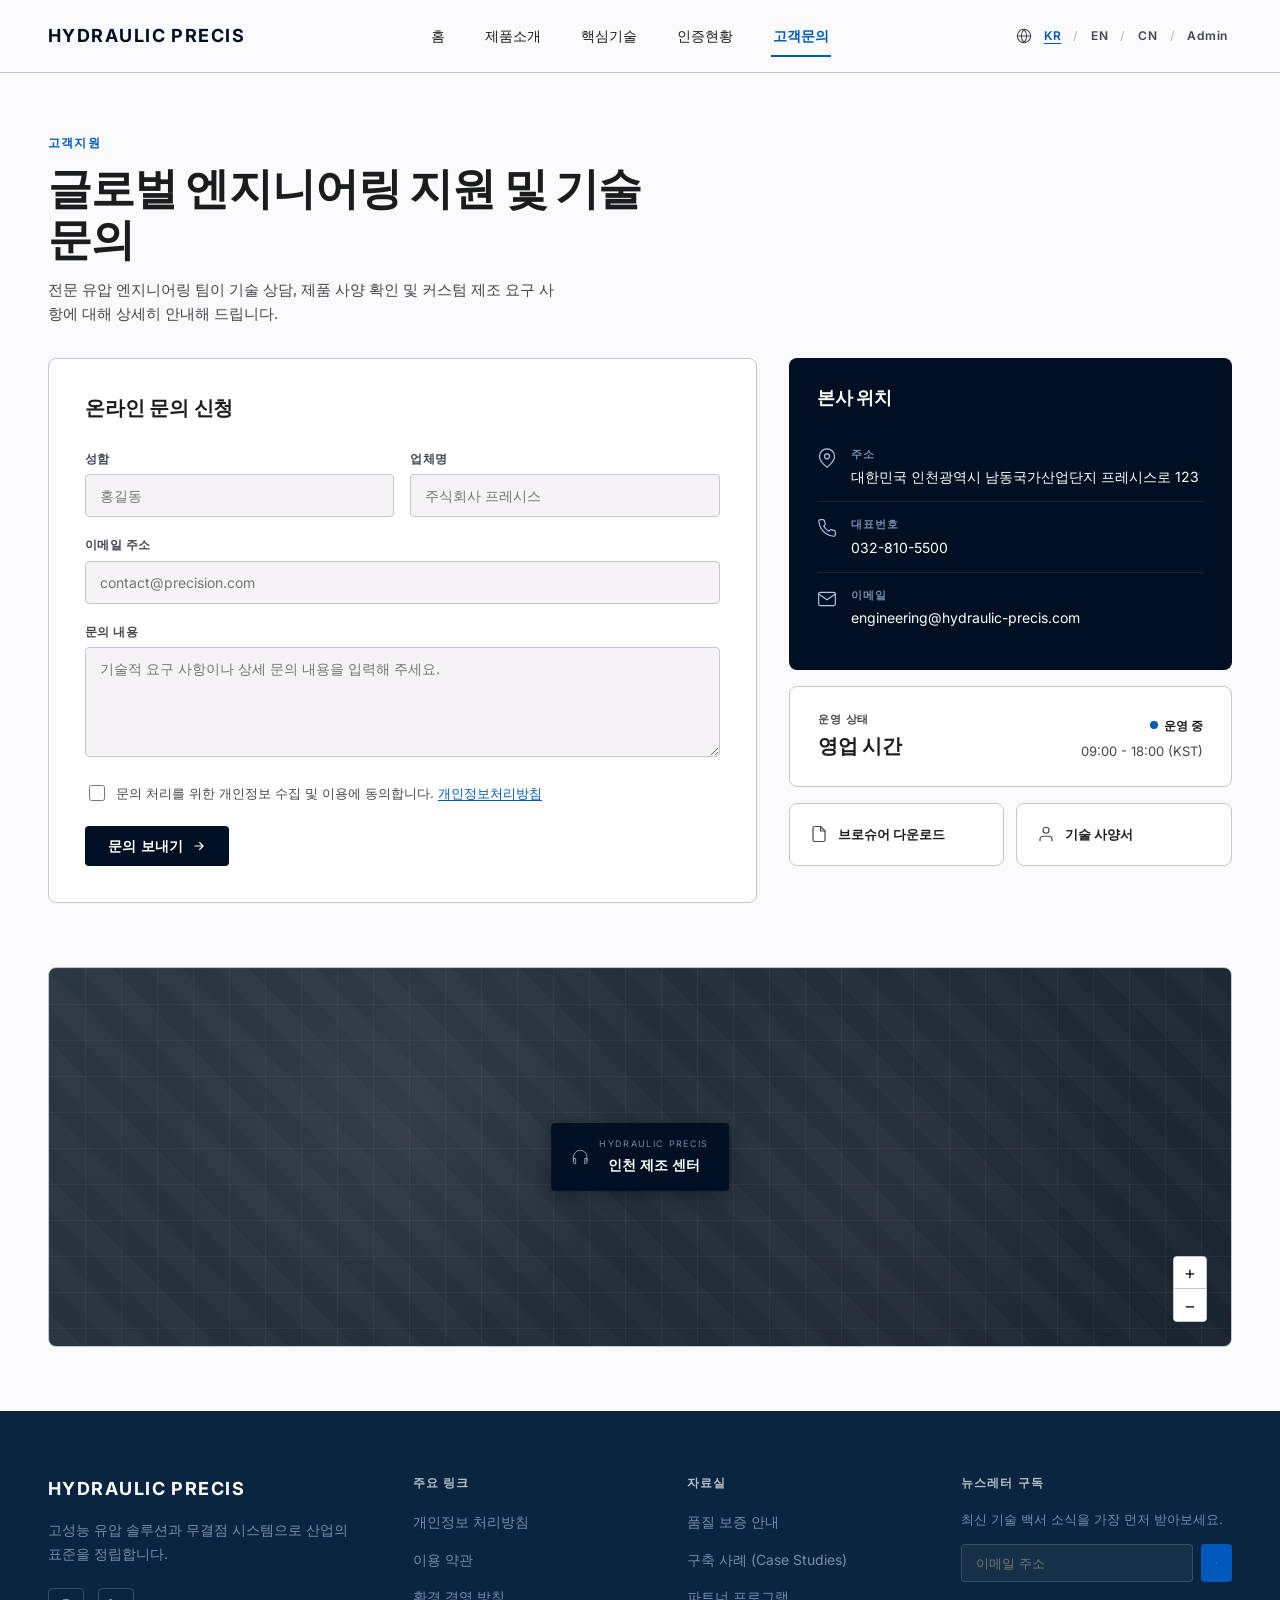
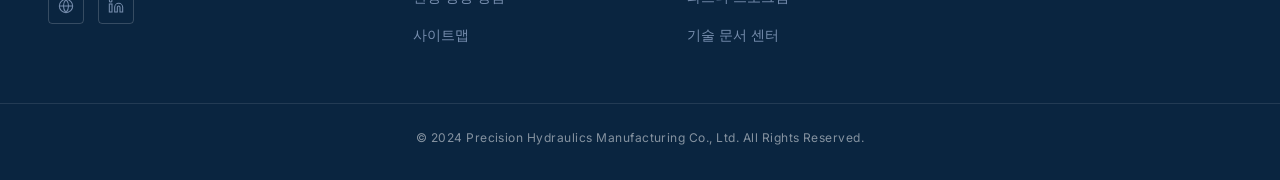
<file: contact.html>
<!DOCTYPE html>
<html lang="ko">
<head>
  <meta charset="UTF-8" />
  <meta name="viewport" content="width=device-width, initial-scale=1.0" />
  <title>고객문의 · HYDRAULIC PRECIS</title>
  <link rel="preconnect" href="https://fonts.googleapis.com" />
  <link rel="preconnect" href="https://fonts.gstatic.com" crossorigin />
  <link rel="stylesheet" href="https://fonts.googleapis.com/css2?family=Inter:wght@400;500;600;700&display=swap" />
  <style>
/* ==========================================================
   Industrial Precision System — Hydraulic Precis
   ========================================================== */

@import url('https://fonts.googleapis.com/css2?family=Inter:wght@400;500;600;700&display=swap');

:root {
  /* Surface */
  --surface: #faf9fb;
  --surface-dim: #dbd9dc;
  --surface-bright: #faf9fb;
  --surface-container-lowest: #ffffff;
  --surface-container-low: #f5f3f6;
  --surface-container: #efedf0;
  --surface-container-high: #e9e8ea;
  --surface-container-highest: #e3e2e5;

  /* Text on surface */
  --on-surface: #1b1c1e;
  --on-surface-variant: #43474d;
  --inverse-surface: #2f3033;
  --inverse-on-surface: #f2f0f3;

  /* Outline */
  --outline: #74777e;
  --outline-variant: #c4c6ce;

  /* Primary (Deep Navy) */
  --primary: #000f22;
  --on-primary: #ffffff;
  --primary-container: #0a2540;
  --on-primary-container: #768dad;
  --inverse-primary: #b0c8eb;

  /* Secondary (Action Blue) */
  --secondary: #0059bb;
  --on-secondary: #ffffff;
  --secondary-container: #0070ea;
  --on-secondary-container: #fefcff;

  /* Tertiary */
  --tertiary: #000f22;
  --on-tertiary: #ffffff;
  --tertiary-container: #142538;
  --on-tertiary-container: #7c8ca4;

  /* Error */
  --error: #ba1a1a;
  --on-error: #ffffff;
  --error-container: #ffdad6;
  --on-error-container: #93000a;

  /* Background */
  --background: #faf9fb;
  --on-background: #1b1c1e;

  /* Layout */
  --container-max: 1280px;
  --gutter: 24px;
  --margin-mobile: 16px;
  --margin-desktop: 48px;
  --section-padding: 80px;

  /* Spacing */
  --stack-sm: 8px;
  --stack-md: 16px;
  --stack-lg: 32px;

  /* Radius */
  --r-sm: 0.125rem;
  --r-default: 0.25rem;
  --r-md: 0.375rem;
  --r-lg: 0.5rem;
  --r-xl: 0.75rem;
  --r-full: 9999px;

  /* Shadow */
  --shadow-card: 0px 4px 20px rgba(0, 0, 0, 0.05);
}

/* ---------- Reset ---------- */
*,
*::before,
*::after {
  box-sizing: border-box;
}

html {
  -webkit-text-size-adjust: 100%;
  scroll-behavior: smooth;
}

body {
  margin: 0;
  font-family: 'Inter', -apple-system, BlinkMacSystemFont, 'Segoe UI', sans-serif;
  font-size: 16px;
  font-weight: 400;
  line-height: 1.6;
  color: var(--on-surface);
  background-color: var(--background);
  -webkit-font-smoothing: antialiased;
  -moz-osx-font-smoothing: grayscale;
}

h1, h2, h3, h4, h5, h6 {
  margin: 0;
  font-weight: 600;
  line-height: 1.3;
  letter-spacing: -0.01em;
}

p { margin: 0; }
a {
  color: inherit;
  text-decoration: none;
}
img, svg { display: block; max-width: 100%; }
button {
  font-family: inherit;
  cursor: pointer;
  border: none;
  background: none;
  padding: 0;
}
input, textarea, select {
  font-family: inherit;
}

/* ---------- Layout primitives ---------- */
.container {
  max-width: var(--container-max);
  margin: 0 auto;
  padding-left: var(--margin-desktop);
  padding-right: var(--margin-desktop);
}

.section {
  padding-top: var(--section-padding);
  padding-bottom: var(--section-padding);
}

.section-tight {
  padding-top: 56px;
  padding-bottom: 56px;
}

.eyebrow {
  font-size: 12px;
  font-weight: 700;
  line-height: 1;
  letter-spacing: 0.1em;
  text-transform: uppercase;
  color: var(--secondary);
}

.section-label {
  display: flex;
  align-items: baseline;
  gap: 16px;
  padding-bottom: 24px;
  border-bottom: 1px solid var(--outline-variant);
  margin-bottom: 40px;
}
.section-label h2 {
  font-size: 30px;
  font-weight: 700;
  color: var(--on-surface);
  letter-spacing: -0.01em;
}
.section-label .sublabel {
  font-size: 12px;
  font-weight: 600;
  letter-spacing: 0.08em;
  color: var(--on-surface-variant);
}

/* ---------- Header ---------- */
.site-header {
  position: sticky;
  top: 0;
  z-index: 50;
  background: var(--surface);
  border-bottom: 1px solid var(--outline-variant);
}
.site-header .container {
  display: flex;
  align-items: center;
  justify-content: space-between;
  height: 72px;
}

.brand {
  font-size: 18px;
  font-weight: 700;
  letter-spacing: 0.08em;
  color: var(--primary);
}

.nav {
  display: flex;
  align-items: center;
  gap: 36px;
}
.nav a {
  font-size: 14px;
  font-weight: 500;
  color: var(--on-surface);
  padding: 6px 2px;
  position: relative;
  transition: color 200ms ease;
}
.nav a:hover { color: var(--secondary); }
.nav a.active {
  color: var(--secondary);
  font-weight: 600;
}
.nav a.active::after {
  content: '';
  position: absolute;
  bottom: -4px;
  left: 0;
  right: 0;
  height: 2px;
  background: var(--secondary);
}

.lang {
  display: flex;
  align-items: center;
  gap: 8px;
  font-size: 12px;
  font-weight: 600;
  letter-spacing: 0.06em;
  color: var(--on-surface-variant);
}
.lang svg { width: 16px; height: 16px; stroke: var(--on-surface-variant); }
.lang a { padding: 0 4px; transition: color 200ms ease; }
.lang a:hover { color: var(--secondary); }
.lang a.active { color: var(--secondary); text-decoration: underline; text-underline-offset: 3px; }
.lang .sep { color: var(--outline-variant); }

/* Mobile menu toggle */
.menu-toggle {
  display: none;
  width: 40px;
  height: 40px;
  align-items: center;
  justify-content: center;
}
.menu-toggle svg { width: 24px; height: 24px; stroke: var(--on-surface); }

/* ---------- Hero ---------- */
.hero {
  position: relative;
  overflow: hidden;
  color: var(--on-primary);
  background-color: var(--primary);
  min-height: 460px;
  display: flex;
  align-items: center;
}
.hero-bg {
  position: absolute;
  inset: 0;
  background:
    linear-gradient(180deg, rgba(0, 15, 34, 0.55) 0%, rgba(10, 37, 64, 0.7) 100%),
    radial-gradient(circle at 70% 50%, #1a3552 0%, #000f22 70%);
}
.hero-bg.industrial-1 {
  background:
    linear-gradient(135deg, rgba(0, 15, 34, 0.7) 0%, rgba(10, 37, 64, 0.55) 60%, rgba(0, 89, 187, 0.25) 100%),
    radial-gradient(ellipse at 65% 50%, #2a4a6e 0%, #0a2540 50%, #000f22 100%);
}
.hero-bg.industrial-2 {
  background:
    linear-gradient(180deg, rgba(0, 15, 34, 0.55) 0%, rgba(10, 37, 64, 0.65) 100%),
    radial-gradient(circle at 50% 70%, #34495c 0%, #1a2c40 50%, #0a1726 100%);
}
.hero-bg.dark-flat {
  background: var(--primary);
}
/* Subtle grid pattern overlay to evoke technical feel */
.hero-bg::after {
  content: '';
  position: absolute;
  inset: 0;
  background-image:
    linear-gradient(rgba(176, 200, 235, 0.04) 1px, transparent 1px),
    linear-gradient(90deg, rgba(176, 200, 235, 0.04) 1px, transparent 1px);
  background-size: 48px 48px;
  pointer-events: none;
}

.hero .container {
  position: relative;
  z-index: 1;
  padding-top: 80px;
  padding-bottom: 80px;
  width: 100%;
}

.hero-eyebrow {
  display: inline-block;
  font-size: 11px;
  font-weight: 700;
  letter-spacing: 0.18em;
  text-transform: uppercase;
  color: var(--inverse-primary);
  padding: 6px 12px;
  background: rgba(176, 200, 235, 0.1);
  border: 1px solid rgba(176, 200, 235, 0.25);
  border-radius: var(--r-default);
  margin-bottom: 20px;
}
.hero h1 {
  font-size: 48px;
  font-weight: 700;
  line-height: 1.1;
  letter-spacing: -0.02em;
  color: #ffffff;
  margin-bottom: 18px;
  max-width: 720px;
}
.hero p {
  font-size: 16px;
  line-height: 1.6;
  color: rgba(255, 255, 255, 0.78);
  max-width: 540px;
  margin-bottom: 28px;
}
.hero-actions {
  display: flex;
  gap: 12px;
  flex-wrap: wrap;
}

/* ---------- Buttons ---------- */
.btn {
  display: inline-flex;
  align-items: center;
  gap: 8px;
  padding: 12px 22px;
  font-size: 14px;
  font-weight: 600;
  letter-spacing: 0.02em;
  border-radius: var(--r-default);
  transition: background-color 200ms ease, color 200ms ease, border-color 200ms ease;
  border: 1px solid transparent;
  line-height: 1;
}
.btn-primary {
  background: var(--primary);
  color: var(--on-primary);
}
.btn-primary:hover { background: #1a2740; }
.btn-secondary {
  background: var(--secondary);
  color: var(--on-secondary);
}
.btn-secondary:hover { background: #014ea3; }
.btn-outline {
  background: transparent;
  color: var(--on-surface);
  border-color: var(--outline-variant);
}
.btn-outline:hover { border-color: var(--secondary); color: var(--secondary); }
.btn-outline-light {
  background: transparent;
  color: #ffffff;
  border-color: rgba(255, 255, 255, 0.35);
}
.btn-outline-light:hover { border-color: #ffffff; background: rgba(255, 255, 255, 0.08); }

/* ---------- Cards ---------- */
.card {
  background: var(--surface-container-lowest);
  border: 1px solid var(--outline-variant);
  border-radius: var(--r-default);
  padding: 28px;
  transition: box-shadow 200ms ease, border-color 200ms ease, transform 200ms ease;
}
.card:hover {
  box-shadow: var(--shadow-card);
  border-color: #aab0bb;
}

.card-icon-wrap {
  width: 48px;
  height: 48px;
  display: flex;
  align-items: center;
  justify-content: center;
  background: var(--surface-container-low);
  border-radius: var(--r-default);
  margin-bottom: 22px;
}
.card-icon-wrap svg {
  width: 22px;
  height: 22px;
  stroke: var(--on-surface);
  stroke-width: 1.6;
  fill: none;
}

.card h3 {
  font-size: 20px;
  font-weight: 700;
  color: var(--on-surface);
  margin-bottom: 10px;
  letter-spacing: -0.01em;
}
.card p {
  font-size: 14px;
  line-height: 1.6;
  color: var(--on-surface-variant);
}

.card-footer {
  margin-top: 24px;
  padding-top: 16px;
  border-top: 1px dashed var(--outline-variant);
  font-size: 12px;
  font-weight: 700;
  letter-spacing: 0.08em;
  text-transform: uppercase;
  color: var(--secondary);
}

/* ---------- Grids ---------- */
.grid {
  display: grid;
  gap: 24px;
}
.grid-3 { grid-template-columns: repeat(3, 1fr); }
.grid-4 { grid-template-columns: repeat(4, 1fr); }
.grid-2 { grid-template-columns: repeat(2, 1fr); }

/* ---------- Footer ---------- */
.site-footer {
  background: var(--primary-container);
  color: var(--on-primary-container);
  padding: 64px 0 32px;
  margin-top: 0;
}
.site-footer .container {
  display: grid;
  grid-template-columns: 1.4fr 1fr 1fr 1.2fr;
  gap: 48px;
  align-items: start;
}
.site-footer h4 {
  font-size: 12px;
  font-weight: 700;
  letter-spacing: 0.1em;
  text-transform: uppercase;
  color: rgba(255, 255, 255, 0.7);
  margin-bottom: 18px;
}
.site-footer .brand-block .brand-label {
  font-size: 18px;
  font-weight: 700;
  letter-spacing: 0.08em;
  color: #ffffff;
  display: block;
  margin-bottom: 14px;
}
.site-footer .brand-block p {
  font-size: 14px;
  line-height: 1.7;
  color: var(--on-primary-container);
  margin-bottom: 22px;
  max-width: 320px;
}
.footer-socials {
  display: flex;
  gap: 14px;
}
.footer-socials a {
  width: 36px;
  height: 36px;
  display: inline-flex;
  align-items: center;
  justify-content: center;
  border: 1px solid rgba(255, 255, 255, 0.18);
  border-radius: var(--r-default);
  color: var(--on-primary-container);
  transition: background 200ms, color 200ms;
}
.footer-socials a:hover { background: rgba(255, 255, 255, 0.08); color: #ffffff; }
.footer-socials svg { width: 16px; height: 16px; stroke: currentColor; stroke-width: 1.6; fill: none; }

.site-footer ul { list-style: none; padding: 0; margin: 0; display: flex; flex-direction: column; gap: 12px; }
.site-footer li a {
  font-size: 14px;
  color: var(--on-primary-container);
  transition: color 200ms;
}
.site-footer li a:hover { color: #ffffff; }

.site-footer .contact-block address {
  font-style: normal;
  font-size: 14px;
  line-height: 1.7;
  color: var(--on-primary-container);
}

.copyright {
  margin-top: 56px;
  padding-top: 24px;
  border-top: 1px solid rgba(255, 255, 255, 0.1);
  text-align: center;
  font-size: 12px;
  color: rgba(255, 255, 255, 0.5);
  letter-spacing: 0.04em;
}
.copyright .container { display: block; }

/* ---------- Common section heading ---------- */
.section-heading {
  text-align: center;
  margin-bottom: 56px;
}
.section-heading h2 {
  font-size: 36px;
  font-weight: 700;
  letter-spacing: -0.02em;
  color: var(--on-surface);
  margin-bottom: 12px;
}
.section-heading p {
  font-size: 14px;
  color: var(--on-surface-variant);
}

/* ---------- Responsive ---------- */
@media (max-width: 960px) {
  :root { --section-padding: 64px; }
  .container { padding-left: 24px; padding-right: 24px; }
  .hero h1 { font-size: 36px; line-height: 1.2; }
  .hero .container { padding-top: 60px; padding-bottom: 60px; }
  .grid-3, .grid-4 { grid-template-columns: 1fr 1fr; }
  .nav { display: none; }
  .menu-toggle { display: inline-flex; }
  .site-footer .container { grid-template-columns: 1fr 1fr; }
  .section-heading h2 { font-size: 28px; }
}

@media (max-width: 640px) {
  .container { padding-left: 16px; padding-right: 16px; }
  .hero h1 { font-size: 28px; }
  .grid-3, .grid-4, .grid-2 { grid-template-columns: 1fr; }
  .site-footer .container { grid-template-columns: 1fr; gap: 36px; }
  .section-label { flex-direction: column; gap: 4px; align-items: flex-start; }
}

/* ==========================================================
   PAGE: HOME (index.html)
   ========================================================== */
.home-hero {
  min-height: 560px;
}
.home-hero .hero-bg {
  background:
    linear-gradient(135deg, rgba(0, 15, 34, 0.6) 0%, rgba(10, 37, 64, 0.45) 60%, rgba(0, 89, 187, 0.25) 100%),
    radial-gradient(ellipse at 65% 50%, #f59e0b22 0%, transparent 40%),
    radial-gradient(ellipse at 50% 50%, #5d7595 0%, #2a3f5a 35%, #0a1d33 70%, #000a18 100%);
}

.about-section {
  background: var(--surface-container-lowest);
}
.about-grid {
  display: grid;
  grid-template-columns: 1.1fr 1fr;
  gap: 64px;
  align-items: center;
}
.about-content .eyebrow { margin-bottom: 14px; display: block; }
.about-content h2 {
  font-size: 36px;
  font-weight: 700;
  line-height: 1.2;
  letter-spacing: -0.02em;
  margin-bottom: 20px;
}
.about-content p {
  font-size: 16px;
  line-height: 1.7;
  color: var(--on-surface-variant);
  margin-bottom: 36px;
}
.stats {
  display: grid;
  grid-template-columns: repeat(3, 1fr);
  gap: 24px;
  padding-top: 24px;
  border-top: 1px solid var(--outline-variant);
}
.stat-num {
  font-size: 36px;
  font-weight: 700;
  color: var(--primary);
  letter-spacing: -0.02em;
  line-height: 1;
  margin-bottom: 6px;
}
.stat-label {
  font-size: 12px;
  font-weight: 600;
  letter-spacing: 0.08em;
  color: var(--on-surface-variant);
  text-transform: uppercase;
}

.about-visual {
  aspect-ratio: 4/3;
  border-radius: var(--r-lg);
  background:
    linear-gradient(135deg, rgba(0, 15, 34, 0.5) 0%, rgba(10, 37, 64, 0.3) 100%),
    radial-gradient(circle at 40% 50%, #4a6585 0%, #1a2e4a 50%, #0a1726 100%);
  position: relative;
  overflow: hidden;
  border: 1px solid var(--outline-variant);
}
.about-visual::after {
  content: '';
  position: absolute;
  inset: 0;
  background-image:
    linear-gradient(rgba(176, 200, 235, 0.06) 1px, transparent 1px),
    linear-gradient(90deg, rgba(176, 200, 235, 0.06) 1px, transparent 1px);
  background-size: 32px 32px;
}

/* Product gallery on home */
.product-gallery {
  background: var(--surface-container-low);
}
.product-grid {
  display: grid;
  grid-template-columns: 1fr 1fr;
  gap: 24px;
}
.product-tile {
  position: relative;
  border-radius: var(--r-lg);
  overflow: hidden;
  min-height: 280px;
  display: flex;
  align-items: flex-end;
  padding: 28px;
  color: #ffffff;
  isolation: isolate;
  cursor: pointer;
  border: 1px solid var(--outline-variant);
  transition: transform 200ms ease, box-shadow 200ms ease;
}
.product-tile:hover {
  transform: translateY(-2px);
  box-shadow: 0 12px 32px rgba(0, 15, 34, 0.18);
}
.product-tile::before {
  content: '';
  position: absolute;
  inset: 0;
  z-index: -1;
}
.product-tile::after {
  content: '';
  position: absolute;
  inset: 0;
  z-index: -1;
  background: linear-gradient(180deg, rgba(0, 15, 34, 0.2) 0%, rgba(0, 15, 34, 0.85) 100%);
}
.product-tile.t1::before {
  background:
    radial-gradient(circle at 30% 30%, #5b7a99 0%, #2c4259 50%, #0d1d2e 100%);
}
.product-tile.t2::before {
  background:
    radial-gradient(circle at 65% 40%, #34495c 0%, #1a2c40 50%, #0a1726 100%);
}
.product-tile.t3::before {
  background:
    radial-gradient(circle at 70% 60%, #2b4a6e 0%, #142a44 50%, #0a1726 100%);
}
.product-tile.t4::before {
  background:
    radial-gradient(ellipse at 50% 50%, #2e6da4 0%, #143055 50%, #061122 100%);
}
.product-tile .tile-cat {
  display: inline-block;
  font-size: 11px;
  font-weight: 700;
  letter-spacing: 0.12em;
  text-transform: uppercase;
  padding: 5px 10px;
  border: 1px solid rgba(255, 255, 255, 0.3);
  border-radius: var(--r-default);
  background: rgba(0, 0, 0, 0.25);
  margin-bottom: 10px;
  color: #ffffff;
}
.product-tile h3 {
  font-size: 22px;
  font-weight: 700;
  margin-bottom: 8px;
  color: #ffffff;
}
.product-tile p {
  font-size: 14px;
  line-height: 1.6;
  color: rgba(255, 255, 255, 0.75);
  max-width: 280px;
}

/* Core tech */
.core-tech-grid {
  display: grid;
  grid-template-columns: 1fr 2fr;
  gap: 64px;
  align-items: start;
}
.core-tech-grid .lead h2 {
  font-size: 30px;
  font-weight: 700;
  letter-spacing: -0.01em;
  margin-bottom: 12px;
}
.core-tech-grid .lead p {
  font-size: 14px;
  color: var(--on-surface-variant);
}
.core-tech-list {
  display: grid;
  grid-template-columns: 1fr 1fr;
  gap: 32px;
}
.core-tech-item {
  display: flex;
  gap: 16px;
}
.core-tech-item .icon {
  flex-shrink: 0;
  width: 36px;
  height: 36px;
  display: flex;
  align-items: center;
  justify-content: center;
  background: var(--surface-container-low);
  border-radius: var(--r-default);
}
.core-tech-item .icon svg { width: 18px; height: 18px; stroke: var(--secondary); stroke-width: 1.6; fill: none; }
.core-tech-item h4 {
  font-size: 15px;
  font-weight: 700;
  margin-bottom: 4px;
}
.core-tech-item p {
  font-size: 13px;
  color: var(--on-surface-variant);
  line-height: 1.6;
}

/* Location section */
.location-section {
  background: var(--surface-container-low);
}
.location-grid {
  display: grid;
  grid-template-columns: 1fr 1.4fr;
  gap: 32px;
  background: var(--surface-container-lowest);
  border: 1px solid var(--outline-variant);
  border-radius: var(--r-lg);
  overflow: hidden;
}
.location-content {
  padding: 40px;
}
.location-content h3 {
  font-size: 22px;
  font-weight: 700;
  margin-bottom: 14px;
}
.location-content p {
  font-size: 14px;
  color: var(--on-surface-variant);
  line-height: 1.6;
  margin-bottom: 28px;
}
.location-info { display: flex; flex-direction: column; gap: 14px; }
.location-info .row {
  display: flex;
  align-items: center;
  gap: 12px;
  font-size: 14px;
  color: var(--on-surface);
}
.location-info .row svg { width: 16px; height: 16px; stroke: var(--secondary); flex-shrink: 0; }

.map-stub {
  min-height: 320px;
  background:
    linear-gradient(180deg, #e9eef5 0%, #dde4ed 100%);
  position: relative;
  overflow: hidden;
}
.map-stub::before {
  content: '';
  position: absolute;
  inset: 0;
  background-image:
    linear-gradient(rgba(116, 119, 126, 0.16) 1px, transparent 1px),
    linear-gradient(90deg, rgba(116, 119, 126, 0.16) 1px, transparent 1px);
  background-size: 40px 40px;
}
.map-stub::after {
  content: '';
  position: absolute;
  top: 40%;
  left: 35%;
  width: 80px;
  height: 80px;
  background: radial-gradient(circle, var(--secondary) 0%, transparent 60%);
  opacity: 0.25;
  border-radius: 50%;
}
.map-pin {
  position: absolute;
  top: 45%;
  left: 42%;
  width: 14px;
  height: 14px;
  background: var(--secondary);
  border-radius: 50%;
  border: 3px solid #ffffff;
  box-shadow: 0 2px 8px rgba(0, 89, 187, 0.4);
  z-index: 2;
}

/* ==========================================================
   PAGE: PRODUCTS
   ========================================================== */
.products-hero { min-height: 440px; }
.products-hero .hero-bg {
  background:
    linear-gradient(135deg, rgba(0, 15, 34, 0.7) 0%, rgba(10, 37, 64, 0.5) 100%),
    linear-gradient(180deg, #25405d 0%, #142840 60%, #061121 100%);
}
.products-hero h1 {
  font-size: 56px;
  line-height: 1.05;
}

.catalog-intro {
  display: flex;
  align-items: end;
  justify-content: space-between;
  gap: 32px;
  margin-bottom: 56px;
  flex-wrap: wrap;
}
.catalog-intro .lead h2 {
  font-size: 32px;
  font-weight: 700;
  margin-bottom: 10px;
}
.catalog-intro .lead p {
  font-size: 14px;
  color: var(--on-surface-variant);
  max-width: 420px;
}
.catalog-intro .actions { display: flex; gap: 12px; }

.product-cards {
  display: grid;
  grid-template-columns: 1fr 1fr;
  gap: 32px;
}
.product-card {
  background: var(--surface-container-lowest);
  border: 1px solid var(--outline-variant);
  border-radius: var(--r-lg);
  overflow: hidden;
  display: flex;
  flex-direction: column;
  transition: box-shadow 200ms ease, border-color 200ms ease;
}
.product-card:hover { box-shadow: var(--shadow-card); border-color: #aab0bb; }
.product-card .pc-row {
  display: grid;
  grid-template-columns: 1fr 1fr;
  min-height: 320px;
}
.product-card .pc-image {
  background:
    radial-gradient(ellipse at center, #c8d2dd 0%, #aab8c7 50%, #8195a8 100%);
  position: relative;
  overflow: hidden;
}
.product-card .pc-image.shaft {
  background:
    linear-gradient(180deg, #f1f3f6 0%, #d9dde2 100%);
}
.product-card .pc-image.welded {
  background:
    radial-gradient(circle at 30% 50%, #2e5680 0%, #1a3252 60%, #0b1a2e 100%);
}
.product-card .pc-image.telescopic {
  background:
    linear-gradient(180deg, #2c3e52 0%, #1a2838 100%);
}
.product-card .pc-image.smart {
  background:
    radial-gradient(ellipse at center, #0c3a6e 0%, #061a35 70%, #020c1e 100%);
}
.product-card .pc-image::after {
  /* Hint of cylinder shape */
  content: '';
  position: absolute;
  top: 50%;
  left: 50%;
  width: 70%;
  height: 30%;
  transform: translate(-50%, -50%);
  background: linear-gradient(180deg, rgba(255,255,255,0.18), rgba(0,0,0,0.2));
  border-radius: 30px;
  box-shadow: inset 0 2px 6px rgba(255,255,255,0.15);
}
.product-card .pc-content {
  padding: 28px;
  display: flex;
  flex-direction: column;
  justify-content: space-between;
}
.chip {
  display: inline-block;
  font-size: 11px;
  font-weight: 700;
  letter-spacing: 0.06em;
  padding: 5px 12px;
  border-radius: var(--r-full);
  background: #d9e6f5;
  color: var(--secondary);
  margin-bottom: 12px;
}
.chip-gray {
  background: var(--surface-container);
  color: var(--on-surface-variant);
}
.product-card h3 {
  font-size: 22px;
  font-weight: 700;
  margin-bottom: 10px;
}
.product-card .desc {
  font-size: 14px;
  line-height: 1.6;
  color: var(--on-surface-variant);
  margin-bottom: 18px;
}
.spec-row {
  display: flex;
  align-items: center;
  justify-content: space-between;
  gap: 12px;
  font-size: 13px;
  padding: 8px 0;
  border-bottom: 1px dashed var(--outline-variant);
}
.spec-row:last-child { border-bottom: none; }
.spec-row .key {
  display: flex;
  align-items: center;
  gap: 8px;
  color: var(--on-surface-variant);
  font-weight: 500;
}
.spec-row .key svg { width: 14px; height: 14px; stroke: var(--secondary); }
.spec-row .val { font-weight: 600; color: var(--on-surface); }

.tags {
  display: flex;
  gap: 8px;
  margin-top: 20px;
  padding-top: 20px;
  border-top: 1px solid var(--outline-variant);
}

/* Smart cylinder full-card (dark, spans wider) */
.product-card.smart-card .pc-row { grid-template-columns: 1.1fr 1fr; }
.product-card.smart-card {
  background: var(--primary);
  color: #ffffff;
  border-color: #142538;
}
.product-card.smart-card .pc-content { color: #ffffff; }
.product-card.smart-card .chip {
  background: rgba(176, 200, 235, 0.15);
  color: var(--inverse-primary);
}
.product-card.smart-card h3 { color: #ffffff; }
.product-card.smart-card .desc { color: rgba(255, 255, 255, 0.75); }
.feature-list { display: flex; flex-direction: column; gap: 10px; margin-bottom: 22px; }
.feature-list li {
  display: flex;
  align-items: center;
  gap: 10px;
  font-size: 13px;
  color: rgba(255, 255, 255, 0.85);
  list-style: none;
}
.feature-list svg { width: 14px; height: 14px; stroke: var(--inverse-primary); flex-shrink: 0; }
.feature-list ul { padding: 0; margin: 0; }

/* Welded cylinder - dark accent variant */
.product-card.welded-card { background: var(--primary); color: #ffffff; border-color: #142538; }
.product-card.welded-card .chip { background: rgba(176, 200, 235, 0.15); color: var(--inverse-primary); }
.product-card.welded-card h3, .product-card.welded-card .desc { color: #ffffff; }
.product-card.welded-card .desc { color: rgba(255, 255, 255, 0.75); }
.product-card.welded-card .spec-row { border-color: rgba(255,255,255,0.15); }
.product-card.welded-card .spec-row .key { color: rgba(255,255,255,0.65); }
.product-card.welded-card .spec-row .val { color: #ffffff; }
.product-card.welded-card .footer-action {
  display: flex;
  align-items: center;
  justify-content: space-between;
  padding-top: 20px;
  margin-top: 20px;
  border-top: 1px solid rgba(255,255,255,0.15);
  font-size: 13px;
  color: #ffffff;
}
.product-card.welded-card .footer-action .key { color: rgba(255,255,255,0.6); font-size: 11px; letter-spacing: 0.1em; text-transform: uppercase; }
.product-card.welded-card .footer-action svg { width: 20px; height: 20px; stroke: #ffffff; }

/* Bottom feature row */
.feature-row {
  background: var(--surface-container-low);
}
.feature-row .grid-4 { gap: 32px; }
.feature-row .feat {
  text-align: center;
  padding: 24px 12px;
}
.feature-row .feat .icon-circle {
  width: 56px;
  height: 56px;
  border-radius: 50%;
  background: var(--surface-container-lowest);
  margin: 0 auto 16px;
  display: flex;
  align-items: center;
  justify-content: center;
  border: 1px solid var(--outline-variant);
}
.feature-row .feat .icon-circle svg { width: 22px; height: 22px; stroke: var(--secondary); stroke-width: 1.6; fill: none; }
.feature-row .feat h4 {
  font-size: 15px;
  font-weight: 700;
  margin-bottom: 8px;
}
.feature-row .feat p {
  font-size: 13px;
  line-height: 1.55;
  color: var(--on-surface-variant);
}

/* ==========================================================
   PAGE: TECHNOLOGY
   ========================================================== */
.tech-hero {
  background: var(--primary);
  min-height: 380px;
}
.tech-hero .hero-bg { background: var(--primary); }
.tech-hero .hero-bg::after {
  background-image:
    linear-gradient(rgba(176, 200, 235, 0.05) 1px, transparent 1px),
    linear-gradient(90deg, rgba(176, 200, 235, 0.05) 1px, transparent 1px);
  background-size: 56px 56px;
}
.tech-hero h1 { max-width: 760px; }

.process-cards {
  display: grid;
  grid-template-columns: 1fr 1fr;
  gap: 32px;
}
.process-card {
  background: var(--surface-container-lowest);
  border: 1px solid var(--outline-variant);
  border-radius: var(--r-lg);
  overflow: hidden;
  transition: box-shadow 200ms ease;
}
.process-card:hover { box-shadow: var(--shadow-card); }
.process-img {
  height: 220px;
  background:
    radial-gradient(ellipse at center, #3a5573 0%, #1e3450 60%, #0d1f33 100%);
  position: relative;
  overflow: hidden;
}
.process-img.welding {
  background:
    radial-gradient(circle at 50% 60%, #ffc14d 0%, #b56c12 8%, #4a3520 25%, #1a1f2c 60%, #0c1220 100%);
}
.process-img.cnc {
  background:
    radial-gradient(circle at 50% 50%, #6c8aa8 0%, #344f6c 50%, #15263c 100%);
}
.process-content {
  padding: 24px 28px;
  display: flex;
  align-items: center;
  gap: 16px;
}
.process-content .icon {
  width: 36px;
  height: 36px;
  flex-shrink: 0;
  background: var(--surface-container-low);
  border-radius: var(--r-default);
  display: flex;
  align-items: center;
  justify-content: center;
}
.process-content .icon svg { width: 18px; height: 18px; stroke: var(--secondary); stroke-width: 1.6; fill: none; }
.process-content h3 {
  font-size: 16px;
  font-weight: 700;
  margin-bottom: 4px;
}
.process-content p {
  font-size: 13px;
  color: var(--on-surface-variant);
  line-height: 1.55;
}

/* Quality management - dark section */
.qm-section {
  background: var(--primary);
  color: #ffffff;
}
.qm-section .section-heading h2 { color: #ffffff; }
.qm-section .section-heading .eyebrow { color: var(--inverse-primary); }
.qm-grid {
  display: grid;
  grid-template-columns: repeat(3, 1fr);
  gap: 24px;
}
.qm-card {
  background: var(--tertiary-container);
  border: 1px solid rgba(176, 200, 235, 0.12);
  border-radius: var(--r-lg);
  padding: 28px;
}
.qm-card .icon-square {
  width: 40px;
  height: 40px;
  background: rgba(176, 200, 235, 0.1);
  border-radius: var(--r-default);
  display: flex;
  align-items: center;
  justify-content: center;
  margin-bottom: 20px;
}
.qm-card .icon-square svg { width: 20px; height: 20px; stroke: var(--inverse-primary); stroke-width: 1.6; fill: none; }
.qm-card h3 {
  font-size: 18px;
  font-weight: 700;
  margin-bottom: 8px;
  color: #ffffff;
}
.qm-card p {
  font-size: 13px;
  line-height: 1.6;
  color: rgba(255, 255, 255, 0.7);
  margin-bottom: 18px;
}
.qm-card ul {
  list-style: none;
  padding: 0;
  margin: 0;
  display: flex;
  flex-direction: column;
  gap: 8px;
}
.qm-card li {
  font-size: 13px;
  color: rgba(255, 255, 255, 0.85);
  display: flex;
  align-items: center;
  gap: 8px;
}
.qm-card li::before {
  content: '';
  width: 4px;
  height: 4px;
  background: var(--inverse-primary);
  border-radius: 50%;
  flex-shrink: 0;
}

/* Innovation Hub */
.innov-grid {
  display: grid;
  grid-template-columns: 1.1fr 1fr;
  gap: 56px;
  align-items: start;
}
.innov-content .eyebrow { display: block; margin-bottom: 14px; }
.innov-content h2 {
  font-size: 32px;
  font-weight: 700;
  margin-bottom: 14px;
  letter-spacing: -0.01em;
}
.innov-content > p {
  font-size: 14px;
  color: var(--on-surface-variant);
  margin-bottom: 32px;
}
.innov-list { display: flex; flex-direction: column; gap: 24px; }
.innov-item {
  display: flex;
  gap: 16px;
}
.innov-item .icon {
  width: 36px;
  height: 36px;
  flex-shrink: 0;
  background: var(--surface-container-low);
  border-radius: var(--r-default);
  display: flex;
  align-items: center;
  justify-content: center;
}
.innov-item .icon svg { width: 18px; height: 18px; stroke: var(--secondary); stroke-width: 1.6; fill: none; }
.innov-item h4 {
  font-size: 15px;
  font-weight: 700;
  margin-bottom: 6px;
}
.innov-item p {
  font-size: 13px;
  color: var(--on-surface-variant);
  line-height: 1.6;
}

.innov-visual {
  position: relative;
  aspect-ratio: 4/4;
  border-radius: var(--r-lg);
  background: var(--surface-container-lowest);
  border: 1px solid var(--outline-variant);
  overflow: hidden;
}
.innov-visual::before {
  content: '';
  position: absolute;
  inset: 0;
  background:
    radial-gradient(circle at 70% 30%, rgba(0, 89, 187, 0.06) 0%, transparent 50%),
    radial-gradient(circle at 30% 70%, rgba(176, 200, 235, 0.15) 0%, transparent 50%);
}
.innov-visual::after {
  content: '';
  position: absolute;
  inset: 0;
  background-image:
    linear-gradient(rgba(116, 119, 126, 0.08) 1px, transparent 1px),
    linear-gradient(90deg, rgba(116, 119, 126, 0.08) 1px, transparent 1px);
  background-size: 36px 36px;
}
.callout-15 {
  position: absolute;
  bottom: 24px;
  right: 24px;
  background: var(--secondary);
  color: #ffffff;
  padding: 18px 22px;
  border-radius: var(--r-lg);
  z-index: 2;
}
.callout-15 .num {
  font-size: 30px;
  font-weight: 700;
  line-height: 1;
  letter-spacing: -0.02em;
}
.callout-15 .lbl {
  font-size: 11px;
  letter-spacing: 0.05em;
  margin-top: 4px;
  color: rgba(255, 255, 255, 0.85);
}

/* Tech matrix table */
.matrix-section .lead {
  margin-bottom: 24px;
}
.matrix-section .lead h2 {
  font-size: 26px;
  font-weight: 700;
  margin-bottom: 6px;
}
.matrix-section .lead p {
  font-size: 13px;
  color: var(--on-surface-variant);
}
.matrix-table {
  width: 100%;
  border-collapse: collapse;
  background: var(--surface-container-lowest);
  border: 1px solid var(--outline-variant);
  border-radius: var(--r-default);
  overflow: hidden;
}
.matrix-table thead {
  background: var(--primary);
  color: #ffffff;
}
.matrix-table th {
  text-align: left;
  font-size: 12px;
  font-weight: 700;
  letter-spacing: 0.08em;
  text-transform: uppercase;
  padding: 16px 20px;
}
.matrix-table td {
  padding: 16px 20px;
  font-size: 14px;
  border-bottom: 1px solid var(--outline-variant);
}
.matrix-table tr:last-child td { border-bottom: none; }
.matrix-table td.precision { color: var(--secondary); font-weight: 600; font-family: 'JetBrains Mono', 'Courier New', monospace; }
.matrix-table td.standard { color: var(--on-surface-variant); font-size: 12px; letter-spacing: 0.04em; }

/* ==========================================================
   PAGE: CERTIFICATIONS
   ========================================================== */
.cert-hero { min-height: 420px; }
.cert-hero .hero-bg {
  background:
    linear-gradient(135deg, rgba(0, 15, 34, 0.7) 0%, rgba(10, 37, 64, 0.55) 100%),
    radial-gradient(ellipse at 60% 50%, #436a96 0%, #1a3252 50%, #0a1726 100%);
}

.cert-cards-3 { display: grid; grid-template-columns: repeat(3, 1fr); gap: 24px; }
.cert-cards-2 { display: grid; grid-template-columns: repeat(2, 1fr); gap: 24px; }
.cert-cards-4 { display: grid; grid-template-columns: repeat(4, 1fr); gap: 24px; }

.cert-card-row {
  display: flex;
  gap: 28px;
  background: var(--surface-container-lowest);
  border: 1px solid var(--outline-variant);
  border-radius: var(--r-default);
  padding: 32px;
  transition: box-shadow 200ms ease;
}
.cert-card-row:hover { box-shadow: var(--shadow-card); }
.cert-card-row .badge {
  width: 100px;
  height: 100px;
  flex-shrink: 0;
  background: var(--surface-container-low);
  border-radius: var(--r-default);
  display: flex;
  align-items: center;
  justify-content: center;
  font-size: 32px;
  font-weight: 700;
  letter-spacing: -0.02em;
  color: var(--outline);
}
.cert-card-row .content { flex: 1; }
.cert-card-row h3 {
  font-size: 20px;
  font-weight: 700;
  margin-bottom: 10px;
}
.cert-card-row p {
  font-size: 14px;
  line-height: 1.6;
  color: var(--on-surface-variant);
}

.cert-card-mini {
  background: var(--surface-container-lowest);
  border: 1px solid var(--outline-variant);
  border-radius: var(--r-default);
  padding: 28px 22px;
  text-align: center;
  transition: box-shadow 200ms ease, transform 200ms ease;
}
.cert-card-mini:hover { box-shadow: var(--shadow-card); transform: translateY(-2px); }
.cert-card-mini .icon-mini {
  width: 36px;
  height: 36px;
  margin: 0 auto 16px;
  display: flex;
  align-items: center;
  justify-content: center;
}
.cert-card-mini .icon-mini svg { width: 28px; height: 28px; stroke: var(--secondary); stroke-width: 1.6; fill: none; }
.cert-card-mini h4 {
  font-size: 14px;
  font-weight: 700;
  letter-spacing: 0.04em;
  margin-bottom: 8px;
}
.cert-card-mini p {
  font-size: 12px;
  line-height: 1.55;
  color: var(--on-surface-variant);
}

.cert-cta {
  text-align: center;
  padding: 80px 0;
  background: var(--surface);
}
.cert-cta h2 {
  font-size: 28px;
  font-weight: 700;
  margin-bottom: 14px;
}
.cert-cta p {
  font-size: 14px;
  color: var(--on-surface-variant);
  max-width: 540px;
  margin: 0 auto 28px;
  line-height: 1.6;
}
.cert-cta .actions {
  display: flex;
  gap: 12px;
  justify-content: center;
  flex-wrap: wrap;
}

/* ==========================================================
   PAGE: CONTACT
   ========================================================== */
.contact-intro {
  padding: 64px 0 32px;
}
.contact-intro .eyebrow { display: block; margin-bottom: 14px; }
.contact-intro h1 {
  font-size: 44px;
  font-weight: 700;
  letter-spacing: -0.02em;
  line-height: 1.15;
  margin-bottom: 14px;
  max-width: 600px;
}
.contact-intro p {
  font-size: 15px;
  color: var(--on-surface-variant);
  max-width: 520px;
  line-height: 1.6;
}

.contact-grid {
  display: grid;
  grid-template-columns: 1.6fr 1fr;
  gap: 32px;
  padding-bottom: 32px;
}

.form-card {
  background: var(--surface-container-lowest);
  border: 1px solid var(--outline-variant);
  border-radius: var(--r-lg);
  padding: 36px;
}
.form-card h2 {
  font-size: 20px;
  font-weight: 700;
  margin-bottom: 28px;
}

.form-row {
  display: grid;
  grid-template-columns: 1fr 1fr;
  gap: 16px;
}
.form-group {
  margin-bottom: 18px;
}
.form-group label {
  display: block;
  font-size: 12px;
  font-weight: 600;
  letter-spacing: 0.04em;
  color: var(--on-surface-variant);
  margin-bottom: 6px;
}
.form-group input,
.form-group textarea {
  width: 100%;
  padding: 12px 14px;
  font-size: 14px;
  color: var(--on-surface);
  background: var(--surface-container-low);
  border: 1px solid var(--outline-variant);
  border-radius: var(--r-default);
  transition: border-color 200ms, background 200ms;
}
.form-group input:focus,
.form-group textarea:focus {
  outline: none;
  border-color: var(--secondary);
  background: #ffffff;
}
.form-group textarea {
  min-height: 110px;
  resize: vertical;
  font-family: inherit;
}
.form-consent {
  display: flex;
  align-items: center;
  gap: 8px;
  font-size: 13px;
  color: var(--on-surface-variant);
  margin-bottom: 22px;
}
.form-consent a { color: var(--secondary); text-decoration: underline; text-underline-offset: 2px; }
.form-consent input { width: 16px; height: 16px; accent-color: var(--secondary); }

/* Contact sidebar */
.contact-side { display: flex; flex-direction: column; gap: 16px; }
.hq-card {
  background: var(--primary);
  color: #ffffff;
  border-radius: var(--r-lg);
  padding: 28px;
}
.hq-card h3 {
  font-size: 18px;
  font-weight: 700;
  margin-bottom: 22px;
  color: #ffffff;
}
.hq-row {
  display: flex;
  gap: 14px;
  padding: 14px 0;
  border-bottom: 1px solid rgba(255, 255, 255, 0.1);
}
.hq-row:last-child { border-bottom: none; }
.hq-row .icon { width: 20px; height: 20px; flex-shrink: 0; margin-top: 2px; }
.hq-row .icon svg { width: 20px; height: 20px; stroke: var(--inverse-primary); stroke-width: 1.4; fill: none; }
.hq-row .info .label {
  font-size: 11px;
  font-weight: 600;
  letter-spacing: 0.08em;
  text-transform: uppercase;
  color: var(--on-primary-container);
  margin-bottom: 3px;
}
.hq-row .info .val {
  font-size: 14px;
  color: #ffffff;
  line-height: 1.5;
}

.hours-card {
  background: var(--surface-container-lowest);
  border: 1px solid var(--outline-variant);
  border-radius: var(--r-lg);
  padding: 24px 28px;
}
.hours-head {
  display: flex;
  justify-content: space-between;
  align-items: flex-start;
  gap: 16px;
}
.hours-head .label {
  font-size: 11px;
  font-weight: 600;
  letter-spacing: 0.08em;
  text-transform: uppercase;
  color: var(--on-surface-variant);
}
.hours-head h4 {
  font-size: 20px;
  font-weight: 700;
  margin-top: 4px;
}
.hours-head .status {
  display: inline-flex;
  align-items: center;
  gap: 6px;
  font-size: 12px;
  font-weight: 600;
  color: var(--on-surface);
}
.hours-head .status::before {
  content: '';
  width: 8px;
  height: 8px;
  border-radius: 50%;
  background: var(--secondary);
}
.hours-head .time {
  font-size: 13px;
  color: var(--on-surface-variant);
  margin-top: 4px;
}
.hours-head .right-col { text-align: right; }

.contact-tiles {
  display: grid;
  grid-template-columns: 1fr 1fr;
  gap: 12px;
}
.contact-tile {
  background: var(--surface-container-lowest);
  border: 1px solid var(--outline-variant);
  border-radius: var(--r-lg);
  padding: 20px;
  display: flex;
  align-items: center;
  gap: 10px;
  font-size: 13px;
  font-weight: 600;
  color: var(--on-surface);
  transition: border-color 200ms, background 200ms;
  cursor: pointer;
}
.contact-tile:hover { border-color: var(--secondary); background: var(--surface-container-low); }
.contact-tile svg { width: 18px; height: 18px; stroke: var(--on-surface-variant); stroke-width: 1.6; fill: none; flex-shrink: 0; }

/* Map area */
.contact-map {
  margin-top: 32px;
  height: 380px;
  border-radius: var(--r-lg);
  overflow: hidden;
  position: relative;
  background:
    linear-gradient(135deg, #2c3744 0%, #1a2330 100%);
  border: 1px solid var(--outline-variant);
}
.contact-map::before {
  content: '';
  position: absolute;
  inset: 0;
  background-image:
    linear-gradient(rgba(255, 255, 255, 0.04) 1px, transparent 1px),
    linear-gradient(90deg, rgba(255, 255, 255, 0.04) 1px, transparent 1px);
  background-size: 36px 36px;
}
.contact-map::after {
  /* simulate aerial industrial look */
  content: '';
  position: absolute;
  inset: 0;
  background:
    repeating-linear-gradient(45deg, rgba(255,255,255,0.02) 0 24px, transparent 24px 48px),
    radial-gradient(circle at 30% 40%, rgba(255,255,255,0.06), transparent 30%),
    radial-gradient(circle at 70% 60%, rgba(255,255,255,0.04), transparent 30%);
}
.map-marker-card {
  position: absolute;
  top: 50%;
  left: 50%;
  transform: translate(-50%, -50%);
  background: var(--primary);
  color: #ffffff;
  padding: 14px 20px;
  border-radius: var(--r-default);
  text-align: center;
  z-index: 2;
  display: flex;
  align-items: center;
  gap: 10px;
  box-shadow: 0 4px 16px rgba(0, 0, 0, 0.3);
}
.map-marker-card svg { width: 18px; height: 18px; stroke: var(--inverse-primary); fill: none; }
.map-marker-card .lbl {
  font-size: 9px;
  letter-spacing: 0.15em;
  color: var(--on-primary-container);
  display: block;
  text-align: left;
}
.map-marker-card .name {
  font-size: 14px;
  font-weight: 600;
  color: #ffffff;
  text-align: left;
}
.map-zoom {
  position: absolute;
  bottom: 24px;
  right: 24px;
  display: flex;
  flex-direction: column;
  background: var(--surface-container-lowest);
  border: 1px solid var(--outline-variant);
  border-radius: var(--r-default);
  overflow: hidden;
}
.map-zoom button {
  width: 32px;
  height: 32px;
  display: flex;
  align-items: center;
  justify-content: center;
  font-size: 18px;
  color: var(--on-surface);
  border-bottom: 1px solid var(--outline-variant);
  background: var(--surface-container-lowest);
}
.map-zoom button:last-child { border-bottom: none; }
.map-zoom button:hover { background: var(--surface-container-low); }

/* Responsive overrides for pages */
@media (max-width: 960px) {
  .about-grid, .core-tech-grid, .innov-grid, .location-grid,
  .product-cards, .process-cards, .qm-grid, .contact-grid,
  .product-card .pc-row { grid-template-columns: 1fr; }
  .core-tech-list { grid-template-columns: 1fr; }
  .cert-cards-3, .cert-cards-4 { grid-template-columns: 1fr 1fr; }
  .cert-card-row { flex-direction: column; }
  .cert-card-row .badge { width: 80px; height: 80px; font-size: 24px; }
  .hero h1, .products-hero h1, .contact-intro h1 { font-size: 32px; }
  .matrix-table { font-size: 13px; }
  .matrix-table th, .matrix-table td { padding: 12px 14px; }
  .stats { grid-template-columns: repeat(3, 1fr); gap: 16px; }
  .stat-num { font-size: 28px; }
}
@media (max-width: 640px) {
  .form-row { grid-template-columns: 1fr; }
  .cert-cards-3, .cert-cards-2, .cert-cards-4 { grid-template-columns: 1fr; }
  .contact-tiles { grid-template-columns: 1fr; }
  .catalog-intro { flex-direction: column; align-items: flex-start; }
}

  </style>
</head>
<body>

<header class="site-header" id="site-header"></header>


<section class="contact-intro" id="contact-intro"></section>
<section id="contact-grid"></section>
<div style="height: 64px;"></div>


<footer class="site-footer" id="site-footer"></footer>

<script src="data.js"></script>
<script src="app.js"></script>
<script>HP.boot('contact');</script>

</body>
</html>
</file>
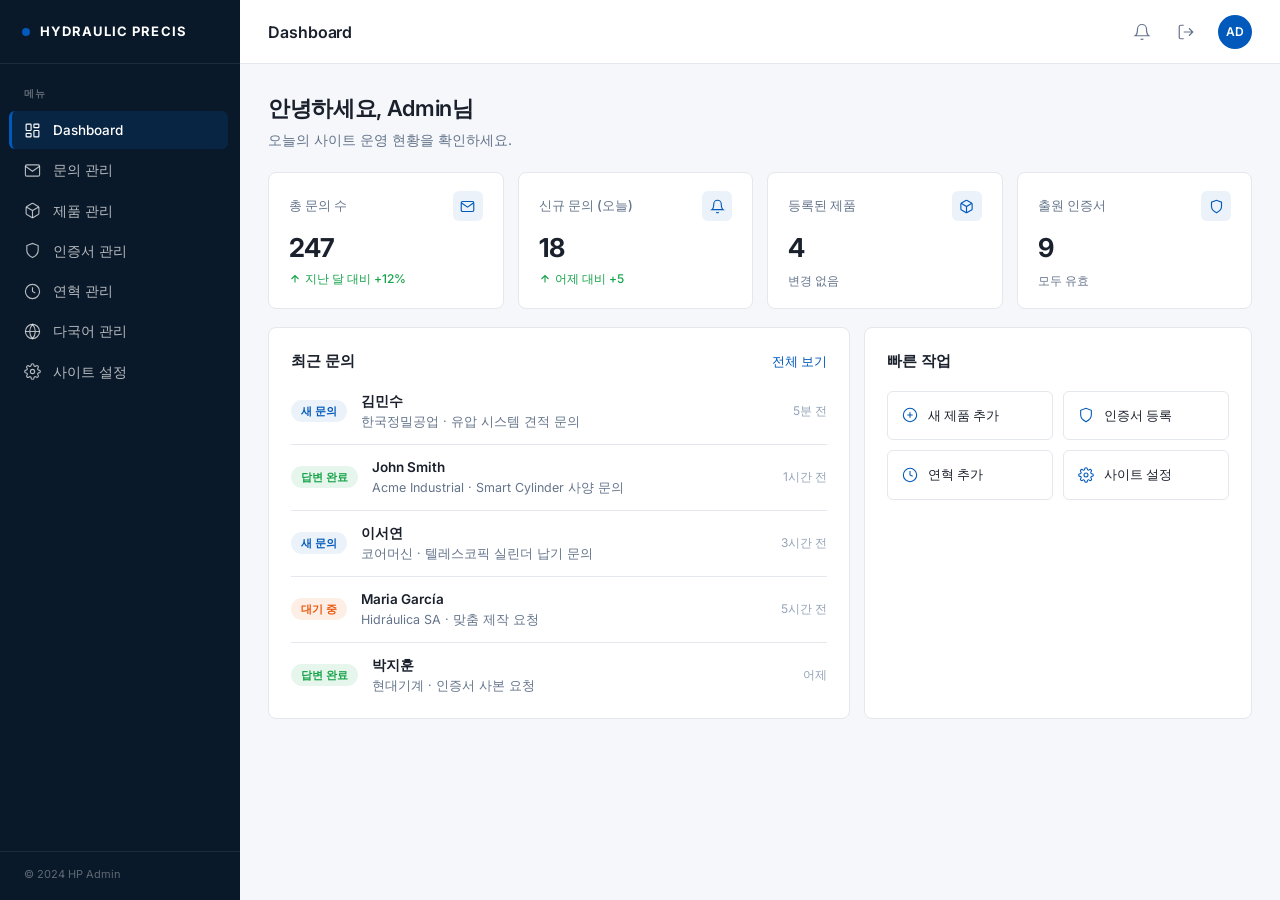
<file: dashboard.html>
<!DOCTYPE html>
<html lang="ko">
<head>
  <meta charset="UTF-8" />
  <meta name="viewport" content="width=device-width, initial-scale=1.0" />
  <meta name="robots" content="noindex, nofollow" />
  <title>Dashboard · HYDRAULIC PRECIS Admin</title>
  <link rel="stylesheet" href="admin.css" />
</head>
<body>

<aside class="admin-sidebar" id="admin-sidebar"></aside>

<div class="admin-main">

  <header class="admin-header" id="admin-header"></header>

  <main class="admin-content">

    <div class="page-heading">
      <h2>안녕하세요, Admin님</h2>
      <p>오늘의 사이트 운영 현황을 확인하세요.</p>
    </div>

    <!-- ===== KPI CARDS ===== -->
    <div class="kpi-grid">

      <div class="kpi-card">
        <div class="kpi-head">
          <span class="label">총 문의 수</span>
          <span class="icon-wrap" id="kpi-icon-1"></span>
        </div>
        <div class="kpi-value">247</div>
        <div class="kpi-change up" id="kpi-change-1"><span>지난 달 대비 +12%</span></div>
      </div>

      <div class="kpi-card">
        <div class="kpi-head">
          <span class="label">신규 문의 (오늘)</span>
          <span class="icon-wrap" id="kpi-icon-2"></span>
        </div>
        <div class="kpi-value">18</div>
        <div class="kpi-change up" id="kpi-change-2"><span>어제 대비 +5</span></div>
      </div>

      <div class="kpi-card">
        <div class="kpi-head">
          <span class="label">등록된 제품</span>
          <span class="icon-wrap" id="kpi-icon-3"></span>
        </div>
        <div class="kpi-value" id="kpi-products-count">4</div>
        <div class="kpi-change" style="color: var(--adm-text-muted);"><span>변경 없음</span></div>
      </div>

      <div class="kpi-card">
        <div class="kpi-head">
          <span class="label">출원 인증서</span>
          <span class="icon-wrap" id="kpi-icon-4"></span>
        </div>
        <div class="kpi-value" id="kpi-certifications-count">9</div>
        <div class="kpi-change" style="color: var(--adm-text-muted);"><span>모두 유효</span></div>
      </div>

    </div>

    <!-- ===== MAIN GRID: Recent inquiries + Quick actions ===== -->
    <div class="dashboard-grid">

      <!-- Recent inquiries -->
      <div class="admin-card">
        <div class="card-head">
          <h3>최근 문의</h3>
          <a href="#" class="link">전체 보기</a>
        </div>
        <ul class="recent-list">
          <li>
            <span class="pill">새 문의</span>
            <div class="meta">
              <p class="name">김민수</p>
              <p class="sub">한국정밀공업 · 유압 시스템 견적 문의</p>
            </div>
            <span class="time">5분 전</span>
          </li>
          <li>
            <span class="pill replied">답변 완료</span>
            <div class="meta">
              <p class="name">John Smith</p>
              <p class="sub">Acme Industrial · Smart Cylinder 사양 문의</p>
            </div>
            <span class="time">1시간 전</span>
          </li>
          <li>
            <span class="pill">새 문의</span>
            <div class="meta">
              <p class="name">이서연</p>
              <p class="sub">코어머신 · 텔레스코픽 실린더 납기 문의</p>
            </div>
            <span class="time">3시간 전</span>
          </li>
          <li>
            <span class="pill pending">대기 중</span>
            <div class="meta">
              <p class="name">Maria García</p>
              <p class="sub">Hidráulica SA · 맞춤 제작 요청</p>
            </div>
            <span class="time">5시간 전</span>
          </li>
          <li>
            <span class="pill replied">답변 완료</span>
            <div class="meta">
              <p class="name">박지훈</p>
              <p class="sub">현대기계 · 인증서 사본 요청</p>
            </div>
            <span class="time">어제</span>
          </li>
        </ul>
      </div>

      <!-- Quick actions -->
      <div class="admin-card">
        <div class="card-head">
          <h3>빠른 작업</h3>
        </div>
        <div class="quick-actions">
          <a href="#" class="quick-action" id="qa-1"><span>새 제품 추가</span></a>
          <a href="#" class="quick-action" id="qa-2"><span>인증서 등록</span></a>
          <a href="#" class="quick-action" id="qa-3"><span>연혁 추가</span></a>
          <a href="#" class="quick-action" id="qa-4"><span>사이트 설정</span></a>
        </div>
      </div>

    </div>

  </main>
</div>

<script src="data.js"></script>
<script src="admin.js"></script>
<script>
  // 사이드바 + 헤더 렌더
  HPAdmin.renderLayout('dashboard', 'Dashboard');

  // data.js 기반 KPI 값 채우기
  document.getElementById('kpi-products-count').textContent = siteData.products.length;
  document.getElementById('kpi-certifications-count').textContent =
    siteData.certifications.iso.length +
    siteData.certifications.safety.length +
    siteData.certifications.industry.length;

  // KPI 카드 아이콘 채우기
  document.getElementById('kpi-icon-1').innerHTML = HPAdmin.icons.mail;
  document.getElementById('kpi-icon-2').innerHTML = HPAdmin.icons.bell;
  document.getElementById('kpi-icon-3').innerHTML = HPAdmin.icons.box;
  document.getElementById('kpi-icon-4').innerHTML = HPAdmin.icons.shield;

  // 빠른 작업 아이콘 채우기 (각 항목 앞쪽에 삽입)
  function prepend(id, ico) {
    var el = document.getElementById(id);
    if (el) el.insertAdjacentHTML('afterbegin', ico);
  }
  prepend('qa-1', HPAdmin.icons.plus);
  prepend('qa-2', HPAdmin.icons.shield);
  prepend('qa-3', HPAdmin.icons.clock);
  prepend('qa-4', HPAdmin.icons.gear);

  // KPI change indicator arrows
  document.getElementById('kpi-change-1').insertAdjacentHTML('afterbegin', HPAdmin.icons.arrowUp);
  document.getElementById('kpi-change-2').insertAdjacentHTML('afterbegin', HPAdmin.icons.arrowUp);
</script>

</body>
</html>
</file>
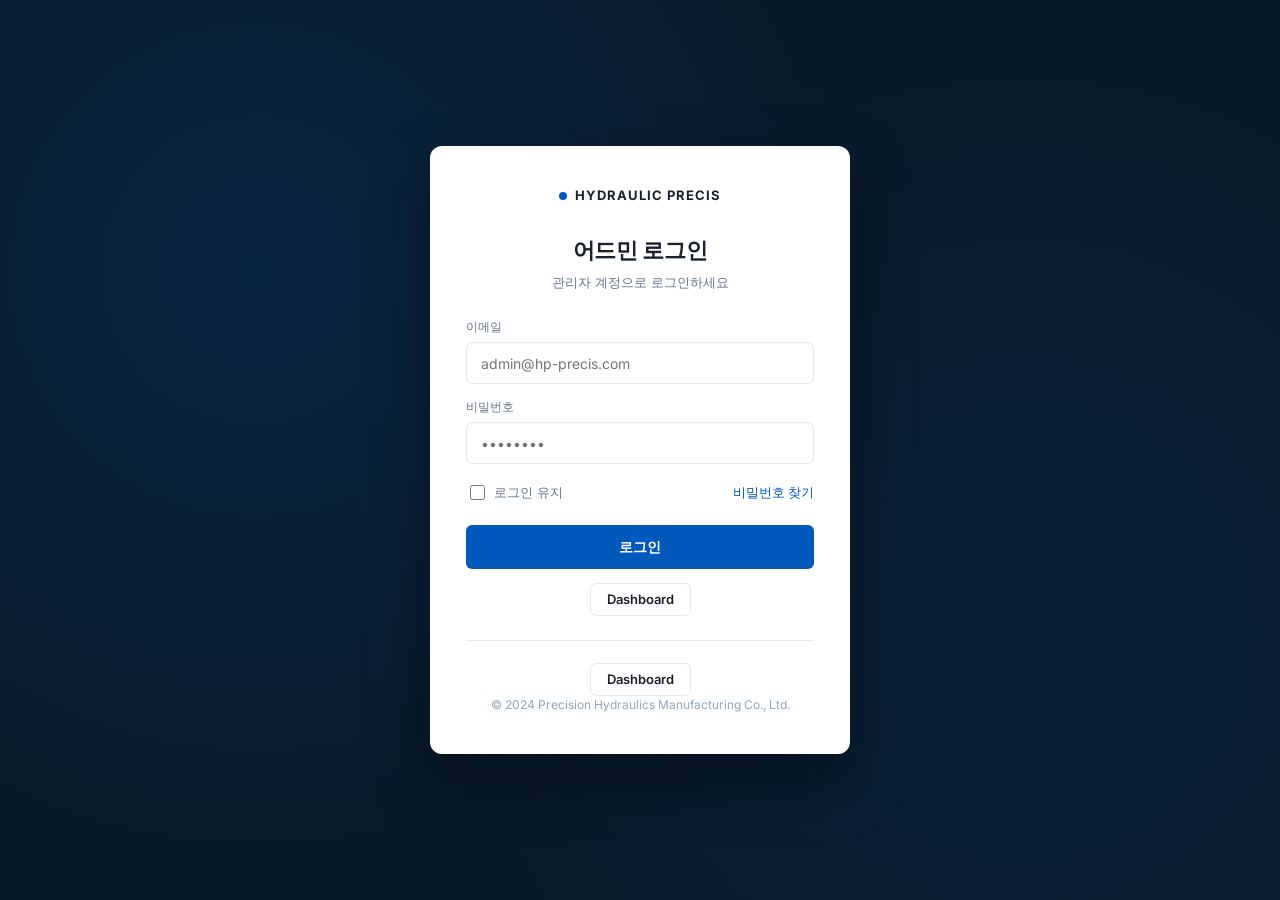
<file: login.html>
<!DOCTYPE html>
<html lang="ko">
<head>
  <meta charset="UTF-8" />
  <meta name="viewport" content="width=device-width, initial-scale=1.0" />
  <meta name="robots" content="noindex, nofollow" />
  <title>어드민 로그인 · HYDRAULIC PRECIS</title>
  <link rel="stylesheet" href="admin.css" />
</head>
<body>

<div class="login-bg">
  <div class="login-card">

    <div class="login-brand">
      <div class="mark"><span class="dot"></span>HYDRAULIC PRECIS</div>
    </div>

    <h1>어드민 로그인</h1>
    <p class="sub">관리자 계정으로 로그인하세요</p>

    <form id="loginForm" autocomplete="off">
      <div class="field">
        <label for="email">이메일</label>
        <input type="email" id="email" placeholder="admin@hp-precis.com" required />
      </div>
      <div class="field">
        <label for="password">비밀번호</label>
        <input type="password" id="password" placeholder="••••••••" required />
      </div>

      <div class="login-options">
        <label class="checkbox-label">
          <input type="checkbox" />
          <span>로그인 유지</span>
        </label>
        <a href="#" class="forgot">비밀번호 찾기</a>
      </div>

      <button type="submit" class="login-btn">로그인</button>
    </form>

    <div style="display: flex; justify-content: center; margin-top: 14px;">
      <a href="dashboard.html" class="btn btn-secondary">Dashboard</a>
    </div>

    <div class="login-footer">
      <a href="dashboard.html" class="btn btn-secondary">Dashboard</a>
      <div>© 2024 Precision Hydraulics Manufacturing Co., Ltd.</div>
    </div>

  </div>
</div>

<script>
  // 실제 인증 없음 — 입력값 검증 없이 대시보드로 이동
  document.getElementById('loginForm').addEventListener('submit', function (e) {
    e.preventDefault();
    window.location.href = 'dashboard.html';
  });
</script>

</body>
</html>
</file>
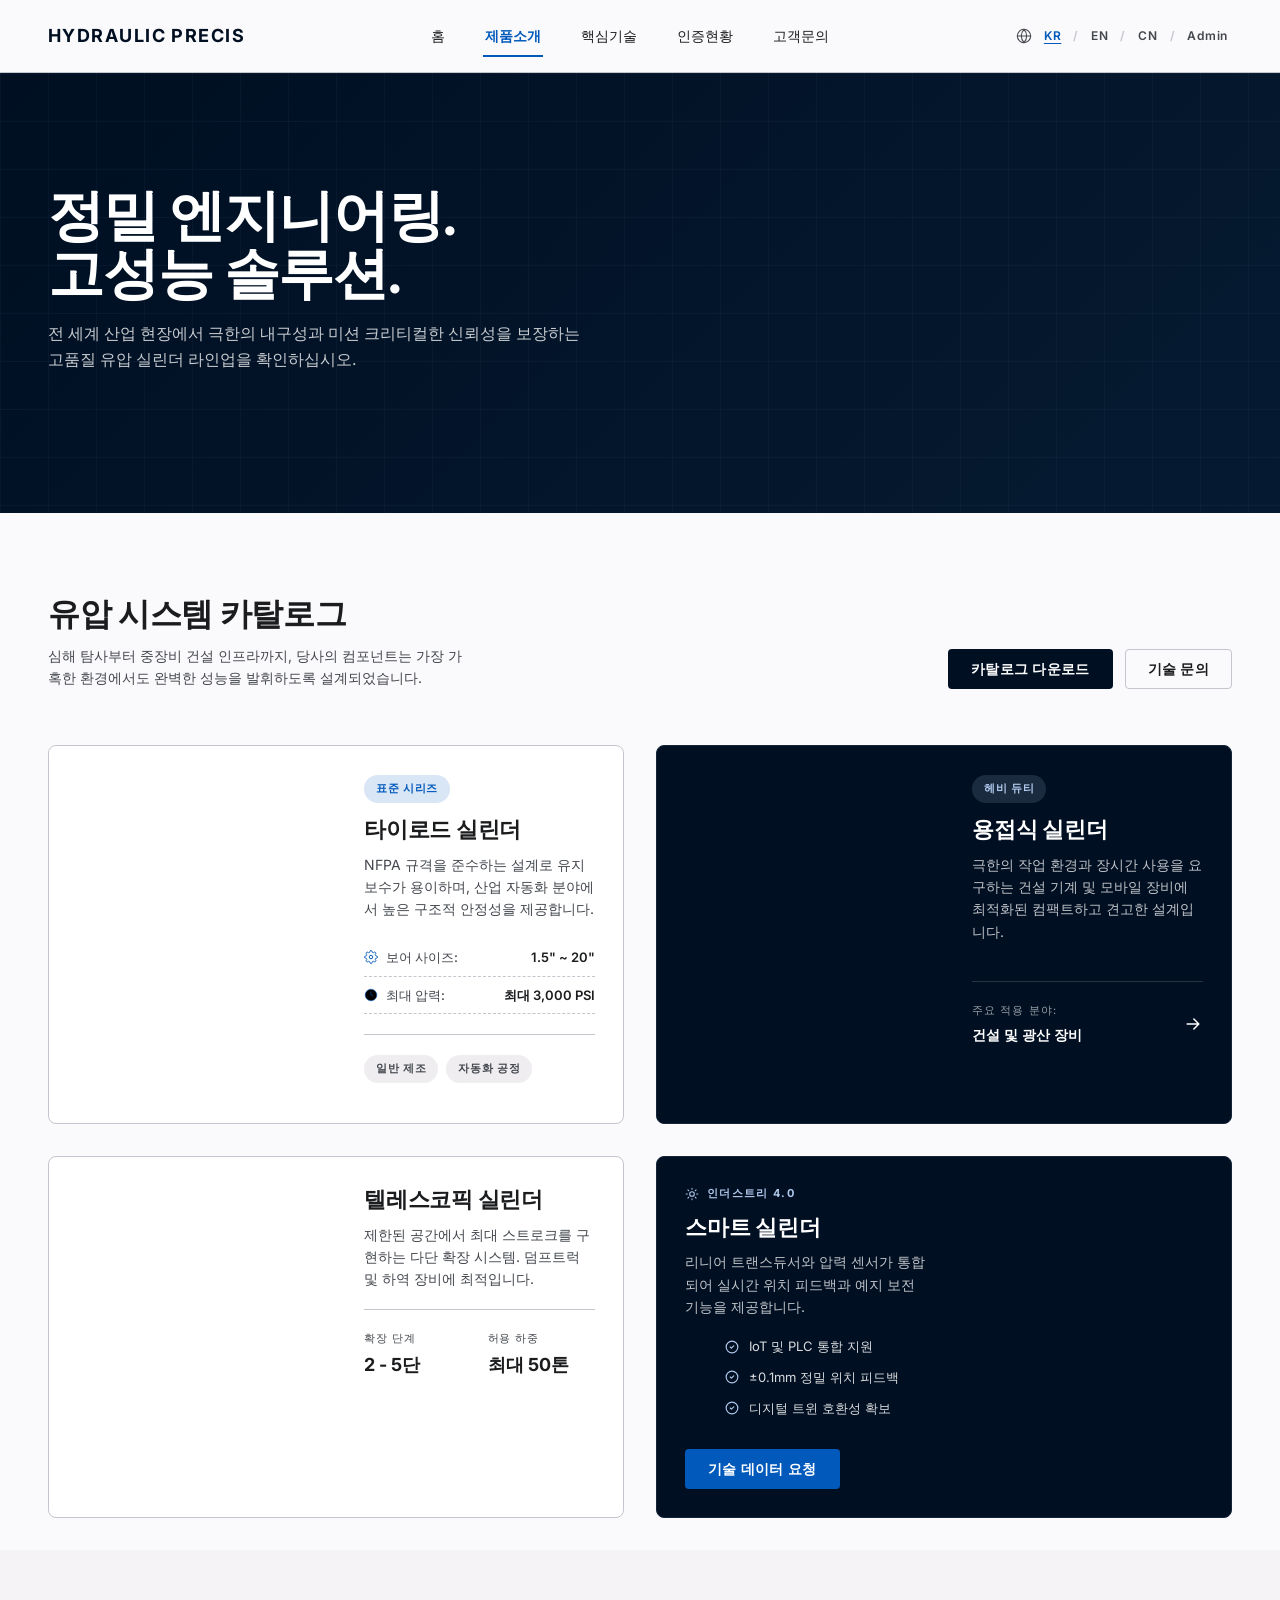
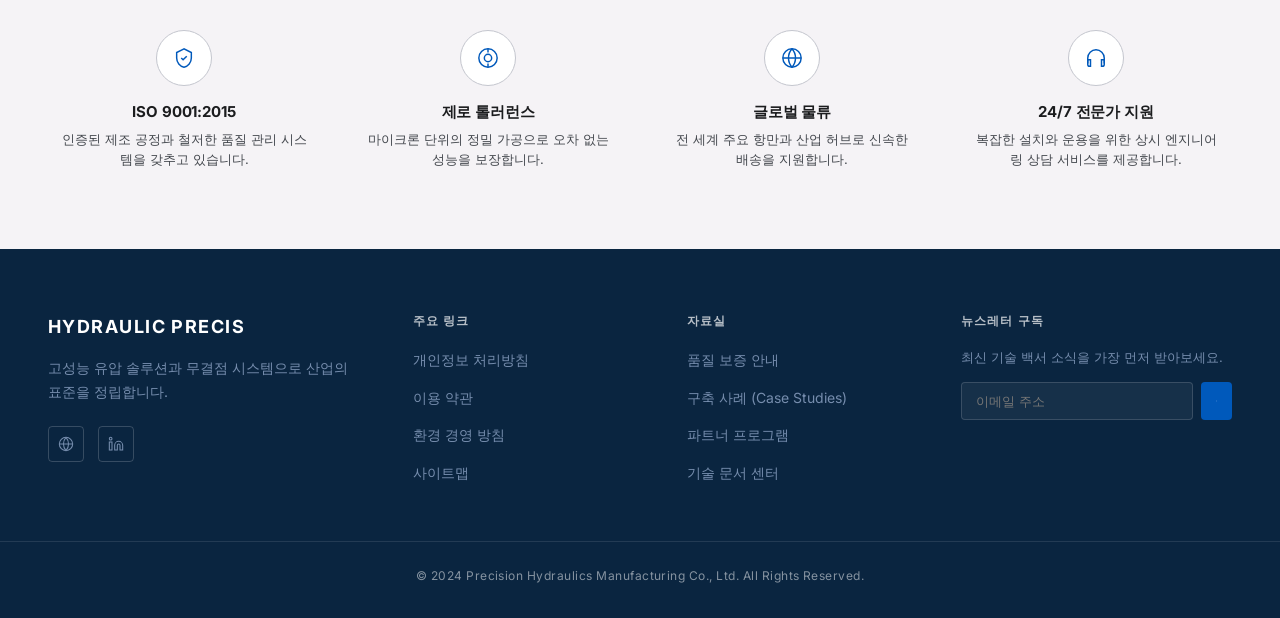
<file: products.html>
<!DOCTYPE html>
<html lang="ko">
<head>
  <meta charset="UTF-8" />
  <meta name="viewport" content="width=device-width, initial-scale=1.0" />
  <title>제품소개 · HYDRAULIC PRECIS</title>
  <link rel="preconnect" href="https://fonts.googleapis.com" />
  <link rel="preconnect" href="https://fonts.gstatic.com" crossorigin />
  <link rel="stylesheet" href="https://fonts.googleapis.com/css2?family=Inter:wght@400;500;600;700&display=swap" />
  <style>
/* ==========================================================
   Industrial Precision System — Hydraulic Precis
   ========================================================== */

@import url('https://fonts.googleapis.com/css2?family=Inter:wght@400;500;600;700&display=swap');

:root {
  /* Surface */
  --surface: #faf9fb;
  --surface-dim: #dbd9dc;
  --surface-bright: #faf9fb;
  --surface-container-lowest: #ffffff;
  --surface-container-low: #f5f3f6;
  --surface-container: #efedf0;
  --surface-container-high: #e9e8ea;
  --surface-container-highest: #e3e2e5;

  /* Text on surface */
  --on-surface: #1b1c1e;
  --on-surface-variant: #43474d;
  --inverse-surface: #2f3033;
  --inverse-on-surface: #f2f0f3;

  /* Outline */
  --outline: #74777e;
  --outline-variant: #c4c6ce;

  /* Primary (Deep Navy) */
  --primary: #000f22;
  --on-primary: #ffffff;
  --primary-container: #0a2540;
  --on-primary-container: #768dad;
  --inverse-primary: #b0c8eb;

  /* Secondary (Action Blue) */
  --secondary: #0059bb;
  --on-secondary: #ffffff;
  --secondary-container: #0070ea;
  --on-secondary-container: #fefcff;

  /* Tertiary */
  --tertiary: #000f22;
  --on-tertiary: #ffffff;
  --tertiary-container: #142538;
  --on-tertiary-container: #7c8ca4;

  /* Error */
  --error: #ba1a1a;
  --on-error: #ffffff;
  --error-container: #ffdad6;
  --on-error-container: #93000a;

  /* Background */
  --background: #faf9fb;
  --on-background: #1b1c1e;

  /* Layout */
  --container-max: 1280px;
  --gutter: 24px;
  --margin-mobile: 16px;
  --margin-desktop: 48px;
  --section-padding: 80px;

  /* Spacing */
  --stack-sm: 8px;
  --stack-md: 16px;
  --stack-lg: 32px;

  /* Radius */
  --r-sm: 0.125rem;
  --r-default: 0.25rem;
  --r-md: 0.375rem;
  --r-lg: 0.5rem;
  --r-xl: 0.75rem;
  --r-full: 9999px;

  /* Shadow */
  --shadow-card: 0px 4px 20px rgba(0, 0, 0, 0.05);
}

/* ---------- Reset ---------- */
*,
*::before,
*::after {
  box-sizing: border-box;
}

html {
  -webkit-text-size-adjust: 100%;
  scroll-behavior: smooth;
}

body {
  margin: 0;
  font-family: 'Inter', -apple-system, BlinkMacSystemFont, 'Segoe UI', sans-serif;
  font-size: 16px;
  font-weight: 400;
  line-height: 1.6;
  color: var(--on-surface);
  background-color: var(--background);
  -webkit-font-smoothing: antialiased;
  -moz-osx-font-smoothing: grayscale;
}

h1, h2, h3, h4, h5, h6 {
  margin: 0;
  font-weight: 600;
  line-height: 1.3;
  letter-spacing: -0.01em;
}

p { margin: 0; }
a {
  color: inherit;
  text-decoration: none;
}
img, svg { display: block; max-width: 100%; }
button {
  font-family: inherit;
  cursor: pointer;
  border: none;
  background: none;
  padding: 0;
}
input, textarea, select {
  font-family: inherit;
}

/* ---------- Layout primitives ---------- */
.container {
  max-width: var(--container-max);
  margin: 0 auto;
  padding-left: var(--margin-desktop);
  padding-right: var(--margin-desktop);
}

.section {
  padding-top: var(--section-padding);
  padding-bottom: var(--section-padding);
}

.section-tight {
  padding-top: 56px;
  padding-bottom: 56px;
}

.eyebrow {
  font-size: 12px;
  font-weight: 700;
  line-height: 1;
  letter-spacing: 0.1em;
  text-transform: uppercase;
  color: var(--secondary);
}

.section-label {
  display: flex;
  align-items: baseline;
  gap: 16px;
  padding-bottom: 24px;
  border-bottom: 1px solid var(--outline-variant);
  margin-bottom: 40px;
}
.section-label h2 {
  font-size: 30px;
  font-weight: 700;
  color: var(--on-surface);
  letter-spacing: -0.01em;
}
.section-label .sublabel {
  font-size: 12px;
  font-weight: 600;
  letter-spacing: 0.08em;
  color: var(--on-surface-variant);
}

/* ---------- Header ---------- */
.site-header {
  position: sticky;
  top: 0;
  z-index: 50;
  background: var(--surface);
  border-bottom: 1px solid var(--outline-variant);
}
.site-header .container {
  display: flex;
  align-items: center;
  justify-content: space-between;
  height: 72px;
}

.brand {
  font-size: 18px;
  font-weight: 700;
  letter-spacing: 0.08em;
  color: var(--primary);
}

.nav {
  display: flex;
  align-items: center;
  gap: 36px;
}
.nav a {
  font-size: 14px;
  font-weight: 500;
  color: var(--on-surface);
  padding: 6px 2px;
  position: relative;
  transition: color 200ms ease;
}
.nav a:hover { color: var(--secondary); }
.nav a.active {
  color: var(--secondary);
  font-weight: 600;
}
.nav a.active::after {
  content: '';
  position: absolute;
  bottom: -4px;
  left: 0;
  right: 0;
  height: 2px;
  background: var(--secondary);
}

.lang {
  display: flex;
  align-items: center;
  gap: 8px;
  font-size: 12px;
  font-weight: 600;
  letter-spacing: 0.06em;
  color: var(--on-surface-variant);
}
.lang svg { width: 16px; height: 16px; stroke: var(--on-surface-variant); }
.lang a { padding: 0 4px; transition: color 200ms ease; }
.lang a:hover { color: var(--secondary); }
.lang a.active { color: var(--secondary); text-decoration: underline; text-underline-offset: 3px; }
.lang .sep { color: var(--outline-variant); }

/* Mobile menu toggle */
.menu-toggle {
  display: none;
  width: 40px;
  height: 40px;
  align-items: center;
  justify-content: center;
}
.menu-toggle svg { width: 24px; height: 24px; stroke: var(--on-surface); }

/* ---------- Hero ---------- */
.hero {
  position: relative;
  overflow: hidden;
  color: var(--on-primary);
  background-color: var(--primary);
  min-height: 460px;
  display: flex;
  align-items: center;
}
.hero-bg {
  position: absolute;
  inset: 0;
  background:
    linear-gradient(180deg, rgba(0, 15, 34, 0.55) 0%, rgba(10, 37, 64, 0.7) 100%),
    radial-gradient(circle at 70% 50%, #1a3552 0%, #000f22 70%);
}
.hero-bg.industrial-1 {
  background:
    linear-gradient(135deg, rgba(0, 15, 34, 0.7) 0%, rgba(10, 37, 64, 0.55) 60%, rgba(0, 89, 187, 0.25) 100%),
    radial-gradient(ellipse at 65% 50%, #2a4a6e 0%, #0a2540 50%, #000f22 100%);
}
.hero-bg.industrial-2 {
  background:
    linear-gradient(180deg, rgba(0, 15, 34, 0.55) 0%, rgba(10, 37, 64, 0.65) 100%),
    radial-gradient(circle at 50% 70%, #34495c 0%, #1a2c40 50%, #0a1726 100%);
}
.hero-bg.dark-flat {
  background: var(--primary);
}
/* Subtle grid pattern overlay to evoke technical feel */
.hero-bg::after {
  content: '';
  position: absolute;
  inset: 0;
  background-image:
    linear-gradient(rgba(176, 200, 235, 0.04) 1px, transparent 1px),
    linear-gradient(90deg, rgba(176, 200, 235, 0.04) 1px, transparent 1px);
  background-size: 48px 48px;
  pointer-events: none;
}

.hero .container {
  position: relative;
  z-index: 1;
  padding-top: 80px;
  padding-bottom: 80px;
  width: 100%;
}

.hero-eyebrow {
  display: inline-block;
  font-size: 11px;
  font-weight: 700;
  letter-spacing: 0.18em;
  text-transform: uppercase;
  color: var(--inverse-primary);
  padding: 6px 12px;
  background: rgba(176, 200, 235, 0.1);
  border: 1px solid rgba(176, 200, 235, 0.25);
  border-radius: var(--r-default);
  margin-bottom: 20px;
}
.hero h1 {
  font-size: 48px;
  font-weight: 700;
  line-height: 1.1;
  letter-spacing: -0.02em;
  color: #ffffff;
  margin-bottom: 18px;
  max-width: 720px;
}
.hero p {
  font-size: 16px;
  line-height: 1.6;
  color: rgba(255, 255, 255, 0.78);
  max-width: 540px;
  margin-bottom: 28px;
}
.hero-actions {
  display: flex;
  gap: 12px;
  flex-wrap: wrap;
}

/* ---------- Buttons ---------- */
.btn {
  display: inline-flex;
  align-items: center;
  gap: 8px;
  padding: 12px 22px;
  font-size: 14px;
  font-weight: 600;
  letter-spacing: 0.02em;
  border-radius: var(--r-default);
  transition: background-color 200ms ease, color 200ms ease, border-color 200ms ease;
  border: 1px solid transparent;
  line-height: 1;
}
.btn-primary {
  background: var(--primary);
  color: var(--on-primary);
}
.btn-primary:hover { background: #1a2740; }
.btn-secondary {
  background: var(--secondary);
  color: var(--on-secondary);
}
.btn-secondary:hover { background: #014ea3; }
.btn-outline {
  background: transparent;
  color: var(--on-surface);
  border-color: var(--outline-variant);
}
.btn-outline:hover { border-color: var(--secondary); color: var(--secondary); }
.btn-outline-light {
  background: transparent;
  color: #ffffff;
  border-color: rgba(255, 255, 255, 0.35);
}
.btn-outline-light:hover { border-color: #ffffff; background: rgba(255, 255, 255, 0.08); }

/* ---------- Cards ---------- */
.card {
  background: var(--surface-container-lowest);
  border: 1px solid var(--outline-variant);
  border-radius: var(--r-default);
  padding: 28px;
  transition: box-shadow 200ms ease, border-color 200ms ease, transform 200ms ease;
}
.card:hover {
  box-shadow: var(--shadow-card);
  border-color: #aab0bb;
}

.card-icon-wrap {
  width: 48px;
  height: 48px;
  display: flex;
  align-items: center;
  justify-content: center;
  background: var(--surface-container-low);
  border-radius: var(--r-default);
  margin-bottom: 22px;
}
.card-icon-wrap svg {
  width: 22px;
  height: 22px;
  stroke: var(--on-surface);
  stroke-width: 1.6;
  fill: none;
}

.card h3 {
  font-size: 20px;
  font-weight: 700;
  color: var(--on-surface);
  margin-bottom: 10px;
  letter-spacing: -0.01em;
}
.card p {
  font-size: 14px;
  line-height: 1.6;
  color: var(--on-surface-variant);
}

.card-footer {
  margin-top: 24px;
  padding-top: 16px;
  border-top: 1px dashed var(--outline-variant);
  font-size: 12px;
  font-weight: 700;
  letter-spacing: 0.08em;
  text-transform: uppercase;
  color: var(--secondary);
}

/* ---------- Grids ---------- */
.grid {
  display: grid;
  gap: 24px;
}
.grid-3 { grid-template-columns: repeat(3, 1fr); }
.grid-4 { grid-template-columns: repeat(4, 1fr); }
.grid-2 { grid-template-columns: repeat(2, 1fr); }

/* ---------- Footer ---------- */
.site-footer {
  background: var(--primary-container);
  color: var(--on-primary-container);
  padding: 64px 0 32px;
  margin-top: 0;
}
.site-footer .container {
  display: grid;
  grid-template-columns: 1.4fr 1fr 1fr 1.2fr;
  gap: 48px;
  align-items: start;
}
.site-footer h4 {
  font-size: 12px;
  font-weight: 700;
  letter-spacing: 0.1em;
  text-transform: uppercase;
  color: rgba(255, 255, 255, 0.7);
  margin-bottom: 18px;
}
.site-footer .brand-block .brand-label {
  font-size: 18px;
  font-weight: 700;
  letter-spacing: 0.08em;
  color: #ffffff;
  display: block;
  margin-bottom: 14px;
}
.site-footer .brand-block p {
  font-size: 14px;
  line-height: 1.7;
  color: var(--on-primary-container);
  margin-bottom: 22px;
  max-width: 320px;
}
.footer-socials {
  display: flex;
  gap: 14px;
}
.footer-socials a {
  width: 36px;
  height: 36px;
  display: inline-flex;
  align-items: center;
  justify-content: center;
  border: 1px solid rgba(255, 255, 255, 0.18);
  border-radius: var(--r-default);
  color: var(--on-primary-container);
  transition: background 200ms, color 200ms;
}
.footer-socials a:hover { background: rgba(255, 255, 255, 0.08); color: #ffffff; }
.footer-socials svg { width: 16px; height: 16px; stroke: currentColor; stroke-width: 1.6; fill: none; }

.site-footer ul { list-style: none; padding: 0; margin: 0; display: flex; flex-direction: column; gap: 12px; }
.site-footer li a {
  font-size: 14px;
  color: var(--on-primary-container);
  transition: color 200ms;
}
.site-footer li a:hover { color: #ffffff; }

.site-footer .contact-block address {
  font-style: normal;
  font-size: 14px;
  line-height: 1.7;
  color: var(--on-primary-container);
}

.copyright {
  margin-top: 56px;
  padding-top: 24px;
  border-top: 1px solid rgba(255, 255, 255, 0.1);
  text-align: center;
  font-size: 12px;
  color: rgba(255, 255, 255, 0.5);
  letter-spacing: 0.04em;
}
.copyright .container { display: block; }

/* ---------- Common section heading ---------- */
.section-heading {
  text-align: center;
  margin-bottom: 56px;
}
.section-heading h2 {
  font-size: 36px;
  font-weight: 700;
  letter-spacing: -0.02em;
  color: var(--on-surface);
  margin-bottom: 12px;
}
.section-heading p {
  font-size: 14px;
  color: var(--on-surface-variant);
}

/* ---------- Responsive ---------- */
@media (max-width: 960px) {
  :root { --section-padding: 64px; }
  .container { padding-left: 24px; padding-right: 24px; }
  .hero h1 { font-size: 36px; line-height: 1.2; }
  .hero .container { padding-top: 60px; padding-bottom: 60px; }
  .grid-3, .grid-4 { grid-template-columns: 1fr 1fr; }
  .nav { display: none; }
  .menu-toggle { display: inline-flex; }
  .site-footer .container { grid-template-columns: 1fr 1fr; }
  .section-heading h2 { font-size: 28px; }
}

@media (max-width: 640px) {
  .container { padding-left: 16px; padding-right: 16px; }
  .hero h1 { font-size: 28px; }
  .grid-3, .grid-4, .grid-2 { grid-template-columns: 1fr; }
  .site-footer .container { grid-template-columns: 1fr; gap: 36px; }
  .section-label { flex-direction: column; gap: 4px; align-items: flex-start; }
}

/* ==========================================================
   PAGE: HOME (index.html)
   ========================================================== */
.home-hero {
  min-height: 560px;
}
.home-hero .hero-bg {
  background:
    linear-gradient(135deg, rgba(0, 15, 34, 0.6) 0%, rgba(10, 37, 64, 0.45) 60%, rgba(0, 89, 187, 0.25) 100%),
    radial-gradient(ellipse at 65% 50%, #f59e0b22 0%, transparent 40%),
    radial-gradient(ellipse at 50% 50%, #5d7595 0%, #2a3f5a 35%, #0a1d33 70%, #000a18 100%);
}

.about-section {
  background: var(--surface-container-lowest);
}
.about-grid {
  display: grid;
  grid-template-columns: 1.1fr 1fr;
  gap: 64px;
  align-items: center;
}
.about-content .eyebrow { margin-bottom: 14px; display: block; }
.about-content h2 {
  font-size: 36px;
  font-weight: 700;
  line-height: 1.2;
  letter-spacing: -0.02em;
  margin-bottom: 20px;
}
.about-content p {
  font-size: 16px;
  line-height: 1.7;
  color: var(--on-surface-variant);
  margin-bottom: 36px;
}
.stats {
  display: grid;
  grid-template-columns: repeat(3, 1fr);
  gap: 24px;
  padding-top: 24px;
  border-top: 1px solid var(--outline-variant);
}
.stat-num {
  font-size: 36px;
  font-weight: 700;
  color: var(--primary);
  letter-spacing: -0.02em;
  line-height: 1;
  margin-bottom: 6px;
}
.stat-label {
  font-size: 12px;
  font-weight: 600;
  letter-spacing: 0.08em;
  color: var(--on-surface-variant);
  text-transform: uppercase;
}

.about-visual {
  aspect-ratio: 4/3;
  border-radius: var(--r-lg);
  background:
    linear-gradient(135deg, rgba(0, 15, 34, 0.5) 0%, rgba(10, 37, 64, 0.3) 100%),
    radial-gradient(circle at 40% 50%, #4a6585 0%, #1a2e4a 50%, #0a1726 100%);
  position: relative;
  overflow: hidden;
  border: 1px solid var(--outline-variant);
}
.about-visual::after {
  content: '';
  position: absolute;
  inset: 0;
  background-image:
    linear-gradient(rgba(176, 200, 235, 0.06) 1px, transparent 1px),
    linear-gradient(90deg, rgba(176, 200, 235, 0.06) 1px, transparent 1px);
  background-size: 32px 32px;
}

/* Product gallery on home */
.product-gallery {
  background: var(--surface-container-low);
}
.product-grid {
  display: grid;
  grid-template-columns: 1fr 1fr;
  gap: 24px;
}
.product-tile {
  position: relative;
  border-radius: var(--r-lg);
  overflow: hidden;
  min-height: 280px;
  display: flex;
  align-items: flex-end;
  padding: 28px;
  color: #ffffff;
  isolation: isolate;
  cursor: pointer;
  border: 1px solid var(--outline-variant);
  transition: transform 200ms ease, box-shadow 200ms ease;
}
.product-tile:hover {
  transform: translateY(-2px);
  box-shadow: 0 12px 32px rgba(0, 15, 34, 0.18);
}
.product-tile::before {
  content: '';
  position: absolute;
  inset: 0;
  z-index: -1;
}
.product-tile::after {
  content: '';
  position: absolute;
  inset: 0;
  z-index: -1;
  background: linear-gradient(180deg, rgba(0, 15, 34, 0.2) 0%, rgba(0, 15, 34, 0.85) 100%);
}
.product-tile.t1::before {
  background:
    radial-gradient(circle at 30% 30%, #5b7a99 0%, #2c4259 50%, #0d1d2e 100%);
}
.product-tile.t2::before {
  background:
    radial-gradient(circle at 65% 40%, #34495c 0%, #1a2c40 50%, #0a1726 100%);
}
.product-tile.t3::before {
  background:
    radial-gradient(circle at 70% 60%, #2b4a6e 0%, #142a44 50%, #0a1726 100%);
}
.product-tile.t4::before {
  background:
    radial-gradient(ellipse at 50% 50%, #2e6da4 0%, #143055 50%, #061122 100%);
}
.product-tile .tile-cat {
  display: inline-block;
  font-size: 11px;
  font-weight: 700;
  letter-spacing: 0.12em;
  text-transform: uppercase;
  padding: 5px 10px;
  border: 1px solid rgba(255, 255, 255, 0.3);
  border-radius: var(--r-default);
  background: rgba(0, 0, 0, 0.25);
  margin-bottom: 10px;
  color: #ffffff;
}
.product-tile h3 {
  font-size: 22px;
  font-weight: 700;
  margin-bottom: 8px;
  color: #ffffff;
}
.product-tile p {
  font-size: 14px;
  line-height: 1.6;
  color: rgba(255, 255, 255, 0.75);
  max-width: 280px;
}

/* Core tech */
.core-tech-grid {
  display: grid;
  grid-template-columns: 1fr 2fr;
  gap: 64px;
  align-items: start;
}
.core-tech-grid .lead h2 {
  font-size: 30px;
  font-weight: 700;
  letter-spacing: -0.01em;
  margin-bottom: 12px;
}
.core-tech-grid .lead p {
  font-size: 14px;
  color: var(--on-surface-variant);
}
.core-tech-list {
  display: grid;
  grid-template-columns: 1fr 1fr;
  gap: 32px;
}
.core-tech-item {
  display: flex;
  gap: 16px;
}
.core-tech-item .icon {
  flex-shrink: 0;
  width: 36px;
  height: 36px;
  display: flex;
  align-items: center;
  justify-content: center;
  background: var(--surface-container-low);
  border-radius: var(--r-default);
}
.core-tech-item .icon svg { width: 18px; height: 18px; stroke: var(--secondary); stroke-width: 1.6; fill: none; }
.core-tech-item h4 {
  font-size: 15px;
  font-weight: 700;
  margin-bottom: 4px;
}
.core-tech-item p {
  font-size: 13px;
  color: var(--on-surface-variant);
  line-height: 1.6;
}

/* Location section */
.location-section {
  background: var(--surface-container-low);
}
.location-grid {
  display: grid;
  grid-template-columns: 1fr 1.4fr;
  gap: 32px;
  background: var(--surface-container-lowest);
  border: 1px solid var(--outline-variant);
  border-radius: var(--r-lg);
  overflow: hidden;
}
.location-content {
  padding: 40px;
}
.location-content h3 {
  font-size: 22px;
  font-weight: 700;
  margin-bottom: 14px;
}
.location-content p {
  font-size: 14px;
  color: var(--on-surface-variant);
  line-height: 1.6;
  margin-bottom: 28px;
}
.location-info { display: flex; flex-direction: column; gap: 14px; }
.location-info .row {
  display: flex;
  align-items: center;
  gap: 12px;
  font-size: 14px;
  color: var(--on-surface);
}
.location-info .row svg { width: 16px; height: 16px; stroke: var(--secondary); flex-shrink: 0; }

.map-stub {
  min-height: 320px;
  background:
    linear-gradient(180deg, #e9eef5 0%, #dde4ed 100%);
  position: relative;
  overflow: hidden;
}
.map-stub::before {
  content: '';
  position: absolute;
  inset: 0;
  background-image:
    linear-gradient(rgba(116, 119, 126, 0.16) 1px, transparent 1px),
    linear-gradient(90deg, rgba(116, 119, 126, 0.16) 1px, transparent 1px);
  background-size: 40px 40px;
}
.map-stub::after {
  content: '';
  position: absolute;
  top: 40%;
  left: 35%;
  width: 80px;
  height: 80px;
  background: radial-gradient(circle, var(--secondary) 0%, transparent 60%);
  opacity: 0.25;
  border-radius: 50%;
}
.map-pin {
  position: absolute;
  top: 45%;
  left: 42%;
  width: 14px;
  height: 14px;
  background: var(--secondary);
  border-radius: 50%;
  border: 3px solid #ffffff;
  box-shadow: 0 2px 8px rgba(0, 89, 187, 0.4);
  z-index: 2;
}

/* ==========================================================
   PAGE: PRODUCTS
   ========================================================== */
.products-hero { min-height: 440px; }
.products-hero .hero-bg {
  background:
    linear-gradient(135deg, rgba(0, 15, 34, 0.7) 0%, rgba(10, 37, 64, 0.5) 100%),
    linear-gradient(180deg, #25405d 0%, #142840 60%, #061121 100%);
}
.products-hero h1 {
  font-size: 56px;
  line-height: 1.05;
}

.catalog-intro {
  display: flex;
  align-items: end;
  justify-content: space-between;
  gap: 32px;
  margin-bottom: 56px;
  flex-wrap: wrap;
}
.catalog-intro .lead h2 {
  font-size: 32px;
  font-weight: 700;
  margin-bottom: 10px;
}
.catalog-intro .lead p {
  font-size: 14px;
  color: var(--on-surface-variant);
  max-width: 420px;
}
.catalog-intro .actions { display: flex; gap: 12px; }

.product-cards {
  display: grid;
  grid-template-columns: 1fr 1fr;
  gap: 32px;
}
.product-card {
  background: var(--surface-container-lowest);
  border: 1px solid var(--outline-variant);
  border-radius: var(--r-lg);
  overflow: hidden;
  display: flex;
  flex-direction: column;
  transition: box-shadow 200ms ease, border-color 200ms ease;
}
.product-card:hover { box-shadow: var(--shadow-card); border-color: #aab0bb; }
.product-card .pc-row {
  display: grid;
  grid-template-columns: 1fr 1fr;
  min-height: 320px;
}
.product-card .pc-image {
  background:
    radial-gradient(ellipse at center, #c8d2dd 0%, #aab8c7 50%, #8195a8 100%);
  position: relative;
  overflow: hidden;
}
.product-card .pc-image.shaft {
  background:
    linear-gradient(180deg, #f1f3f6 0%, #d9dde2 100%);
}
.product-card .pc-image.welded {
  background:
    radial-gradient(circle at 30% 50%, #2e5680 0%, #1a3252 60%, #0b1a2e 100%);
}
.product-card .pc-image.telescopic {
  background:
    linear-gradient(180deg, #2c3e52 0%, #1a2838 100%);
}
.product-card .pc-image.smart {
  background:
    radial-gradient(ellipse at center, #0c3a6e 0%, #061a35 70%, #020c1e 100%);
}
.product-card .pc-image.has-image {
  background-size: contain;
  background-repeat: no-repeat;
  background-position: center;
}
.product-card .pc-image.has-image::after { display: none; }
.product-card .pc-image::after {
  /* Hint of cylinder shape */
  content: '';
  position: absolute;
  top: 50%;
  left: 50%;
  width: 70%;
  height: 30%;
  transform: translate(-50%, -50%);
  background: linear-gradient(180deg, rgba(255,255,255,0.18), rgba(0,0,0,0.2));
  border-radius: 30px;
  box-shadow: inset 0 2px 6px rgba(255,255,255,0.15);
}
.product-card .pc-content {
  padding: 28px;
  display: flex;
  flex-direction: column;
  justify-content: space-between;
}
.chip {
  display: inline-block;
  font-size: 11px;
  font-weight: 700;
  letter-spacing: 0.06em;
  padding: 5px 12px;
  border-radius: var(--r-full);
  background: #d9e6f5;
  color: var(--secondary);
  margin-bottom: 12px;
}
.chip-gray {
  background: var(--surface-container);
  color: var(--on-surface-variant);
}
.product-card h3 {
  font-size: 22px;
  font-weight: 700;
  margin-bottom: 10px;
}
.product-card .desc {
  font-size: 14px;
  line-height: 1.6;
  color: var(--on-surface-variant);
  margin-bottom: 18px;
}
.spec-row {
  display: flex;
  align-items: center;
  justify-content: space-between;
  gap: 12px;
  font-size: 13px;
  padding: 8px 0;
  border-bottom: 1px dashed var(--outline-variant);
}
.spec-row:last-child { border-bottom: none; }
.spec-row .key {
  display: flex;
  align-items: center;
  gap: 8px;
  color: var(--on-surface-variant);
  font-weight: 500;
}
.spec-row .key svg { width: 14px; height: 14px; stroke: var(--secondary); }
.spec-row .val { font-weight: 600; color: var(--on-surface); }

.tags {
  display: flex;
  gap: 8px;
  margin-top: 20px;
  padding-top: 20px;
  border-top: 1px solid var(--outline-variant);
}

/* Smart cylinder full-card (dark, spans wider) */
.product-card.smart-card .pc-row { grid-template-columns: 1.1fr 1fr; }
.product-card.smart-card {
  background: var(--primary);
  color: #ffffff;
  border-color: #142538;
}
.product-card.smart-card .pc-content { color: #ffffff; }
.product-card.smart-card .chip {
  background: rgba(176, 200, 235, 0.15);
  color: var(--inverse-primary);
}
.product-card.smart-card h3 { color: #ffffff; }
.product-card.smart-card .desc { color: rgba(255, 255, 255, 0.75); }
.feature-list { display: flex; flex-direction: column; gap: 10px; margin-bottom: 22px; }
.feature-list li {
  display: flex;
  align-items: center;
  gap: 10px;
  font-size: 13px;
  color: rgba(255, 255, 255, 0.85);
  list-style: none;
}
.feature-list svg { width: 14px; height: 14px; stroke: var(--inverse-primary); flex-shrink: 0; }
.feature-list ul { padding: 0; margin: 0; }

/* Welded cylinder - dark accent variant */
.product-card.welded-card { background: var(--primary); color: #ffffff; border-color: #142538; }
.product-card.welded-card .chip { background: rgba(176, 200, 235, 0.15); color: var(--inverse-primary); }
.product-card.welded-card h3, .product-card.welded-card .desc { color: #ffffff; }
.product-card.welded-card .desc { color: rgba(255, 255, 255, 0.75); }
.product-card.welded-card .spec-row { border-color: rgba(255,255,255,0.15); }
.product-card.welded-card .spec-row .key { color: rgba(255,255,255,0.65); }
.product-card.welded-card .spec-row .val { color: #ffffff; }
.product-card.welded-card .footer-action {
  display: flex;
  align-items: center;
  justify-content: space-between;
  padding-top: 20px;
  margin-top: 20px;
  border-top: 1px solid rgba(255,255,255,0.15);
  font-size: 13px;
  color: #ffffff;
}
.product-card.welded-card .footer-action .key { color: rgba(255,255,255,0.6); font-size: 11px; letter-spacing: 0.1em; text-transform: uppercase; }
.product-card.welded-card .footer-action svg { width: 20px; height: 20px; stroke: #ffffff; }

/* Bottom feature row */
.feature-row {
  background: var(--surface-container-low);
}
.feature-row .grid-4 { gap: 32px; }
.feature-row .feat {
  text-align: center;
  padding: 24px 12px;
}
.feature-row .feat .icon-circle {
  width: 56px;
  height: 56px;
  border-radius: 50%;
  background: var(--surface-container-lowest);
  margin: 0 auto 16px;
  display: flex;
  align-items: center;
  justify-content: center;
  border: 1px solid var(--outline-variant);
}
.feature-row .feat .icon-circle svg { width: 22px; height: 22px; stroke: var(--secondary); stroke-width: 1.6; fill: none; }
.feature-row .feat h4 {
  font-size: 15px;
  font-weight: 700;
  margin-bottom: 8px;
}
.feature-row .feat p {
  font-size: 13px;
  line-height: 1.55;
  color: var(--on-surface-variant);
}

/* ==========================================================
   PAGE: TECHNOLOGY
   ========================================================== */
.tech-hero {
  background: var(--primary);
  min-height: 380px;
}
.tech-hero .hero-bg { background: var(--primary); }
.tech-hero .hero-bg::after {
  background-image:
    linear-gradient(rgba(176, 200, 235, 0.05) 1px, transparent 1px),
    linear-gradient(90deg, rgba(176, 200, 235, 0.05) 1px, transparent 1px);
  background-size: 56px 56px;
}
.tech-hero h1 { max-width: 760px; }

.process-cards {
  display: grid;
  grid-template-columns: 1fr 1fr;
  gap: 32px;
}
.process-card {
  background: var(--surface-container-lowest);
  border: 1px solid var(--outline-variant);
  border-radius: var(--r-lg);
  overflow: hidden;
  transition: box-shadow 200ms ease;
}
.process-card:hover { box-shadow: var(--shadow-card); }
.process-img {
  height: 220px;
  background:
    radial-gradient(ellipse at center, #3a5573 0%, #1e3450 60%, #0d1f33 100%);
  position: relative;
  overflow: hidden;
}
.process-img.welding {
  background:
    radial-gradient(circle at 50% 60%, #ffc14d 0%, #b56c12 8%, #4a3520 25%, #1a1f2c 60%, #0c1220 100%);
}
.process-img.cnc {
  background:
    radial-gradient(circle at 50% 50%, #6c8aa8 0%, #344f6c 50%, #15263c 100%);
}
.process-content {
  padding: 24px 28px;
  display: flex;
  align-items: center;
  gap: 16px;
}
.process-content .icon {
  width: 36px;
  height: 36px;
  flex-shrink: 0;
  background: var(--surface-container-low);
  border-radius: var(--r-default);
  display: flex;
  align-items: center;
  justify-content: center;
}
.process-content .icon svg { width: 18px; height: 18px; stroke: var(--secondary); stroke-width: 1.6; fill: none; }
.process-content h3 {
  font-size: 16px;
  font-weight: 700;
  margin-bottom: 4px;
}
.process-content p {
  font-size: 13px;
  color: var(--on-surface-variant);
  line-height: 1.55;
}

/* Quality management - dark section */
.qm-section {
  background: var(--primary);
  color: #ffffff;
}
.qm-section .section-heading h2 { color: #ffffff; }
.qm-section .section-heading .eyebrow { color: var(--inverse-primary); }
.qm-grid {
  display: grid;
  grid-template-columns: repeat(3, 1fr);
  gap: 24px;
}
.qm-card {
  background: var(--tertiary-container);
  border: 1px solid rgba(176, 200, 235, 0.12);
  border-radius: var(--r-lg);
  padding: 28px;
}
.qm-card .icon-square {
  width: 40px;
  height: 40px;
  background: rgba(176, 200, 235, 0.1);
  border-radius: var(--r-default);
  display: flex;
  align-items: center;
  justify-content: center;
  margin-bottom: 20px;
}
.qm-card .icon-square svg { width: 20px; height: 20px; stroke: var(--inverse-primary); stroke-width: 1.6; fill: none; }
.qm-card h3 {
  font-size: 18px;
  font-weight: 700;
  margin-bottom: 8px;
  color: #ffffff;
}
.qm-card p {
  font-size: 13px;
  line-height: 1.6;
  color: rgba(255, 255, 255, 0.7);
  margin-bottom: 18px;
}
.qm-card ul {
  list-style: none;
  padding: 0;
  margin: 0;
  display: flex;
  flex-direction: column;
  gap: 8px;
}
.qm-card li {
  font-size: 13px;
  color: rgba(255, 255, 255, 0.85);
  display: flex;
  align-items: center;
  gap: 8px;
}
.qm-card li::before {
  content: '';
  width: 4px;
  height: 4px;
  background: var(--inverse-primary);
  border-radius: 50%;
  flex-shrink: 0;
}

/* Innovation Hub */
.innov-grid {
  display: grid;
  grid-template-columns: 1.1fr 1fr;
  gap: 56px;
  align-items: start;
}
.innov-content .eyebrow { display: block; margin-bottom: 14px; }
.innov-content h2 {
  font-size: 32px;
  font-weight: 700;
  margin-bottom: 14px;
  letter-spacing: -0.01em;
}
.innov-content > p {
  font-size: 14px;
  color: var(--on-surface-variant);
  margin-bottom: 32px;
}
.innov-list { display: flex; flex-direction: column; gap: 24px; }
.innov-item {
  display: flex;
  gap: 16px;
}
.innov-item .icon {
  width: 36px;
  height: 36px;
  flex-shrink: 0;
  background: var(--surface-container-low);
  border-radius: var(--r-default);
  display: flex;
  align-items: center;
  justify-content: center;
}
.innov-item .icon svg { width: 18px; height: 18px; stroke: var(--secondary); stroke-width: 1.6; fill: none; }
.innov-item h4 {
  font-size: 15px;
  font-weight: 700;
  margin-bottom: 6px;
}
.innov-item p {
  font-size: 13px;
  color: var(--on-surface-variant);
  line-height: 1.6;
}

.innov-visual {
  position: relative;
  aspect-ratio: 4/4;
  border-radius: var(--r-lg);
  background: var(--surface-container-lowest);
  border: 1px solid var(--outline-variant);
  overflow: hidden;
}
.innov-visual::before {
  content: '';
  position: absolute;
  inset: 0;
  background:
    radial-gradient(circle at 70% 30%, rgba(0, 89, 187, 0.06) 0%, transparent 50%),
    radial-gradient(circle at 30% 70%, rgba(176, 200, 235, 0.15) 0%, transparent 50%);
}
.innov-visual::after {
  content: '';
  position: absolute;
  inset: 0;
  background-image:
    linear-gradient(rgba(116, 119, 126, 0.08) 1px, transparent 1px),
    linear-gradient(90deg, rgba(116, 119, 126, 0.08) 1px, transparent 1px);
  background-size: 36px 36px;
}
.callout-15 {
  position: absolute;
  bottom: 24px;
  right: 24px;
  background: var(--secondary);
  color: #ffffff;
  padding: 18px 22px;
  border-radius: var(--r-lg);
  z-index: 2;
}
.callout-15 .num {
  font-size: 30px;
  font-weight: 700;
  line-height: 1;
  letter-spacing: -0.02em;
}
.callout-15 .lbl {
  font-size: 11px;
  letter-spacing: 0.05em;
  margin-top: 4px;
  color: rgba(255, 255, 255, 0.85);
}

/* Tech matrix table */
.matrix-section .lead {
  margin-bottom: 24px;
}
.matrix-section .lead h2 {
  font-size: 26px;
  font-weight: 700;
  margin-bottom: 6px;
}
.matrix-section .lead p {
  font-size: 13px;
  color: var(--on-surface-variant);
}
.matrix-table {
  width: 100%;
  border-collapse: collapse;
  background: var(--surface-container-lowest);
  border: 1px solid var(--outline-variant);
  border-radius: var(--r-default);
  overflow: hidden;
}
.matrix-table thead {
  background: var(--primary);
  color: #ffffff;
}
.matrix-table th {
  text-align: left;
  font-size: 12px;
  font-weight: 700;
  letter-spacing: 0.08em;
  text-transform: uppercase;
  padding: 16px 20px;
}
.matrix-table td {
  padding: 16px 20px;
  font-size: 14px;
  border-bottom: 1px solid var(--outline-variant);
}
.matrix-table tr:last-child td { border-bottom: none; }
.matrix-table td.precision { color: var(--secondary); font-weight: 600; font-family: 'JetBrains Mono', 'Courier New', monospace; }
.matrix-table td.standard { color: var(--on-surface-variant); font-size: 12px; letter-spacing: 0.04em; }

/* ==========================================================
   PAGE: CERTIFICATIONS
   ========================================================== */
.cert-hero { min-height: 420px; }
.cert-hero .hero-bg {
  background:
    linear-gradient(135deg, rgba(0, 15, 34, 0.7) 0%, rgba(10, 37, 64, 0.55) 100%),
    radial-gradient(ellipse at 60% 50%, #436a96 0%, #1a3252 50%, #0a1726 100%);
}

.cert-cards-3 { display: grid; grid-template-columns: repeat(3, 1fr); gap: 24px; }
.cert-cards-2 { display: grid; grid-template-columns: repeat(2, 1fr); gap: 24px; }
.cert-cards-4 { display: grid; grid-template-columns: repeat(4, 1fr); gap: 24px; }

.cert-card-row {
  display: flex;
  gap: 28px;
  background: var(--surface-container-lowest);
  border: 1px solid var(--outline-variant);
  border-radius: var(--r-default);
  padding: 32px;
  transition: box-shadow 200ms ease;
}
.cert-card-row:hover { box-shadow: var(--shadow-card); }
.cert-card-row .badge {
  width: 100px;
  height: 100px;
  flex-shrink: 0;
  background: var(--surface-container-low);
  border-radius: var(--r-default);
  display: flex;
  align-items: center;
  justify-content: center;
  font-size: 32px;
  font-weight: 700;
  letter-spacing: -0.02em;
  color: var(--outline);
}
.cert-card-row .content { flex: 1; }
.cert-card-row h3 {
  font-size: 20px;
  font-weight: 700;
  margin-bottom: 10px;
}
.cert-card-row p {
  font-size: 14px;
  line-height: 1.6;
  color: var(--on-surface-variant);
}

.cert-card-mini {
  background: var(--surface-container-lowest);
  border: 1px solid var(--outline-variant);
  border-radius: var(--r-default);
  padding: 28px 22px;
  text-align: center;
  transition: box-shadow 200ms ease, transform 200ms ease;
}
.cert-card-mini:hover { box-shadow: var(--shadow-card); transform: translateY(-2px); }
.cert-card-mini .icon-mini {
  width: 36px;
  height: 36px;
  margin: 0 auto 16px;
  display: flex;
  align-items: center;
  justify-content: center;
}
.cert-card-mini .icon-mini svg { width: 28px; height: 28px; stroke: var(--secondary); stroke-width: 1.6; fill: none; }
.cert-card-mini h4 {
  font-size: 14px;
  font-weight: 700;
  letter-spacing: 0.04em;
  margin-bottom: 8px;
}
.cert-card-mini p {
  font-size: 12px;
  line-height: 1.55;
  color: var(--on-surface-variant);
}

.cert-cta {
  text-align: center;
  padding: 80px 0;
  background: var(--surface);
}
.cert-cta h2 {
  font-size: 28px;
  font-weight: 700;
  margin-bottom: 14px;
}
.cert-cta p {
  font-size: 14px;
  color: var(--on-surface-variant);
  max-width: 540px;
  margin: 0 auto 28px;
  line-height: 1.6;
}
.cert-cta .actions {
  display: flex;
  gap: 12px;
  justify-content: center;
  flex-wrap: wrap;
}

/* ==========================================================
   PAGE: CONTACT
   ========================================================== */
.contact-intro {
  padding: 64px 0 32px;
}
.contact-intro .eyebrow { display: block; margin-bottom: 14px; }
.contact-intro h1 {
  font-size: 44px;
  font-weight: 700;
  letter-spacing: -0.02em;
  line-height: 1.15;
  margin-bottom: 14px;
  max-width: 600px;
}
.contact-intro p {
  font-size: 15px;
  color: var(--on-surface-variant);
  max-width: 520px;
  line-height: 1.6;
}

.contact-grid {
  display: grid;
  grid-template-columns: 1.6fr 1fr;
  gap: 32px;
  padding-bottom: 32px;
}

.form-card {
  background: var(--surface-container-lowest);
  border: 1px solid var(--outline-variant);
  border-radius: var(--r-lg);
  padding: 36px;
}
.form-card h2 {
  font-size: 20px;
  font-weight: 700;
  margin-bottom: 28px;
}

.form-row {
  display: grid;
  grid-template-columns: 1fr 1fr;
  gap: 16px;
}
.form-group {
  margin-bottom: 18px;
}
.form-group label {
  display: block;
  font-size: 12px;
  font-weight: 600;
  letter-spacing: 0.04em;
  color: var(--on-surface-variant);
  margin-bottom: 6px;
}
.form-group input,
.form-group textarea {
  width: 100%;
  padding: 12px 14px;
  font-size: 14px;
  color: var(--on-surface);
  background: var(--surface-container-low);
  border: 1px solid var(--outline-variant);
  border-radius: var(--r-default);
  transition: border-color 200ms, background 200ms;
}
.form-group input:focus,
.form-group textarea:focus {
  outline: none;
  border-color: var(--secondary);
  background: #ffffff;
}
.form-group textarea {
  min-height: 110px;
  resize: vertical;
  font-family: inherit;
}
.form-consent {
  display: flex;
  align-items: center;
  gap: 8px;
  font-size: 13px;
  color: var(--on-surface-variant);
  margin-bottom: 22px;
}
.form-consent a { color: var(--secondary); text-decoration: underline; text-underline-offset: 2px; }
.form-consent input { width: 16px; height: 16px; accent-color: var(--secondary); }

/* Contact sidebar */
.contact-side { display: flex; flex-direction: column; gap: 16px; }
.hq-card {
  background: var(--primary);
  color: #ffffff;
  border-radius: var(--r-lg);
  padding: 28px;
}
.hq-card h3 {
  font-size: 18px;
  font-weight: 700;
  margin-bottom: 22px;
  color: #ffffff;
}
.hq-row {
  display: flex;
  gap: 14px;
  padding: 14px 0;
  border-bottom: 1px solid rgba(255, 255, 255, 0.1);
}
.hq-row:last-child { border-bottom: none; }
.hq-row .icon { width: 20px; height: 20px; flex-shrink: 0; margin-top: 2px; }
.hq-row .icon svg { width: 20px; height: 20px; stroke: var(--inverse-primary); stroke-width: 1.4; fill: none; }
.hq-row .info .label {
  font-size: 11px;
  font-weight: 600;
  letter-spacing: 0.08em;
  text-transform: uppercase;
  color: var(--on-primary-container);
  margin-bottom: 3px;
}
.hq-row .info .val {
  font-size: 14px;
  color: #ffffff;
  line-height: 1.5;
}

.hours-card {
  background: var(--surface-container-lowest);
  border: 1px solid var(--outline-variant);
  border-radius: var(--r-lg);
  padding: 24px 28px;
}
.hours-head {
  display: flex;
  justify-content: space-between;
  align-items: flex-start;
  gap: 16px;
}
.hours-head .label {
  font-size: 11px;
  font-weight: 600;
  letter-spacing: 0.08em;
  text-transform: uppercase;
  color: var(--on-surface-variant);
}
.hours-head h4 {
  font-size: 20px;
  font-weight: 700;
  margin-top: 4px;
}
.hours-head .status {
  display: inline-flex;
  align-items: center;
  gap: 6px;
  font-size: 12px;
  font-weight: 600;
  color: var(--on-surface);
}
.hours-head .status::before {
  content: '';
  width: 8px;
  height: 8px;
  border-radius: 50%;
  background: var(--secondary);
}
.hours-head .time {
  font-size: 13px;
  color: var(--on-surface-variant);
  margin-top: 4px;
}
.hours-head .right-col { text-align: right; }

.contact-tiles {
  display: grid;
  grid-template-columns: 1fr 1fr;
  gap: 12px;
}
.contact-tile {
  background: var(--surface-container-lowest);
  border: 1px solid var(--outline-variant);
  border-radius: var(--r-lg);
  padding: 20px;
  display: flex;
  align-items: center;
  gap: 10px;
  font-size: 13px;
  font-weight: 600;
  color: var(--on-surface);
  transition: border-color 200ms, background 200ms;
  cursor: pointer;
}
.contact-tile:hover { border-color: var(--secondary); background: var(--surface-container-low); }
.contact-tile svg { width: 18px; height: 18px; stroke: var(--on-surface-variant); stroke-width: 1.6; fill: none; flex-shrink: 0; }

/* Map area */
.contact-map {
  margin-top: 32px;
  height: 380px;
  border-radius: var(--r-lg);
  overflow: hidden;
  position: relative;
  background:
    linear-gradient(135deg, #2c3744 0%, #1a2330 100%);
  border: 1px solid var(--outline-variant);
}
.contact-map::before {
  content: '';
  position: absolute;
  inset: 0;
  background-image:
    linear-gradient(rgba(255, 255, 255, 0.04) 1px, transparent 1px),
    linear-gradient(90deg, rgba(255, 255, 255, 0.04) 1px, transparent 1px);
  background-size: 36px 36px;
}
.contact-map::after {
  /* simulate aerial industrial look */
  content: '';
  position: absolute;
  inset: 0;
  background:
    repeating-linear-gradient(45deg, rgba(255,255,255,0.02) 0 24px, transparent 24px 48px),
    radial-gradient(circle at 30% 40%, rgba(255,255,255,0.06), transparent 30%),
    radial-gradient(circle at 70% 60%, rgba(255,255,255,0.04), transparent 30%);
}
.map-marker-card {
  position: absolute;
  top: 50%;
  left: 50%;
  transform: translate(-50%, -50%);
  background: var(--primary);
  color: #ffffff;
  padding: 14px 20px;
  border-radius: var(--r-default);
  text-align: center;
  z-index: 2;
  display: flex;
  align-items: center;
  gap: 10px;
  box-shadow: 0 4px 16px rgba(0, 0, 0, 0.3);
}
.map-marker-card svg { width: 18px; height: 18px; stroke: var(--inverse-primary); fill: none; }
.map-marker-card .lbl {
  font-size: 9px;
  letter-spacing: 0.15em;
  color: var(--on-primary-container);
  display: block;
  text-align: left;
}
.map-marker-card .name {
  font-size: 14px;
  font-weight: 600;
  color: #ffffff;
  text-align: left;
}
.map-zoom {
  position: absolute;
  bottom: 24px;
  right: 24px;
  display: flex;
  flex-direction: column;
  background: var(--surface-container-lowest);
  border: 1px solid var(--outline-variant);
  border-radius: var(--r-default);
  overflow: hidden;
}
.map-zoom button {
  width: 32px;
  height: 32px;
  display: flex;
  align-items: center;
  justify-content: center;
  font-size: 18px;
  color: var(--on-surface);
  border-bottom: 1px solid var(--outline-variant);
  background: var(--surface-container-lowest);
}
.map-zoom button:last-child { border-bottom: none; }
.map-zoom button:hover { background: var(--surface-container-low); }

/* Responsive overrides for pages */
@media (max-width: 960px) {
  .about-grid, .core-tech-grid, .innov-grid, .location-grid,
  .product-cards, .process-cards, .qm-grid, .contact-grid,
  .product-card .pc-row { grid-template-columns: 1fr; }
  .core-tech-list { grid-template-columns: 1fr; }
  .cert-cards-3, .cert-cards-4 { grid-template-columns: 1fr 1fr; }
  .cert-card-row { flex-direction: column; }
  .cert-card-row .badge { width: 80px; height: 80px; font-size: 24px; }
  .hero h1, .products-hero h1, .contact-intro h1 { font-size: 32px; }
  .matrix-table { font-size: 13px; }
  .matrix-table th, .matrix-table td { padding: 12px 14px; }
  .stats { grid-template-columns: repeat(3, 1fr); gap: 16px; }
  .stat-num { font-size: 28px; }
}
@media (max-width: 640px) {
  .form-row { grid-template-columns: 1fr; }
  .cert-cards-3, .cert-cards-2, .cert-cards-4 { grid-template-columns: 1fr; }
  .contact-tiles { grid-template-columns: 1fr; }
  .catalog-intro { flex-direction: column; align-items: flex-start; }
}

  </style>
</head>
<body>

<header class="site-header" id="site-header"></header>


<section class="hero products-hero" id="products-hero"></section>
<section class="section" style="padding-bottom: 32px;" id="products-catalog"></section>
<section class="feature-row" style="padding-top: 56px; padding-bottom: 56px;" id="products-features"></section>


<footer class="site-footer" id="site-footer"></footer>

<script src="data.js"></script>
<script src="app.js"></script>
<script>HP.boot('products');</script>

</body>
</html>
</file>
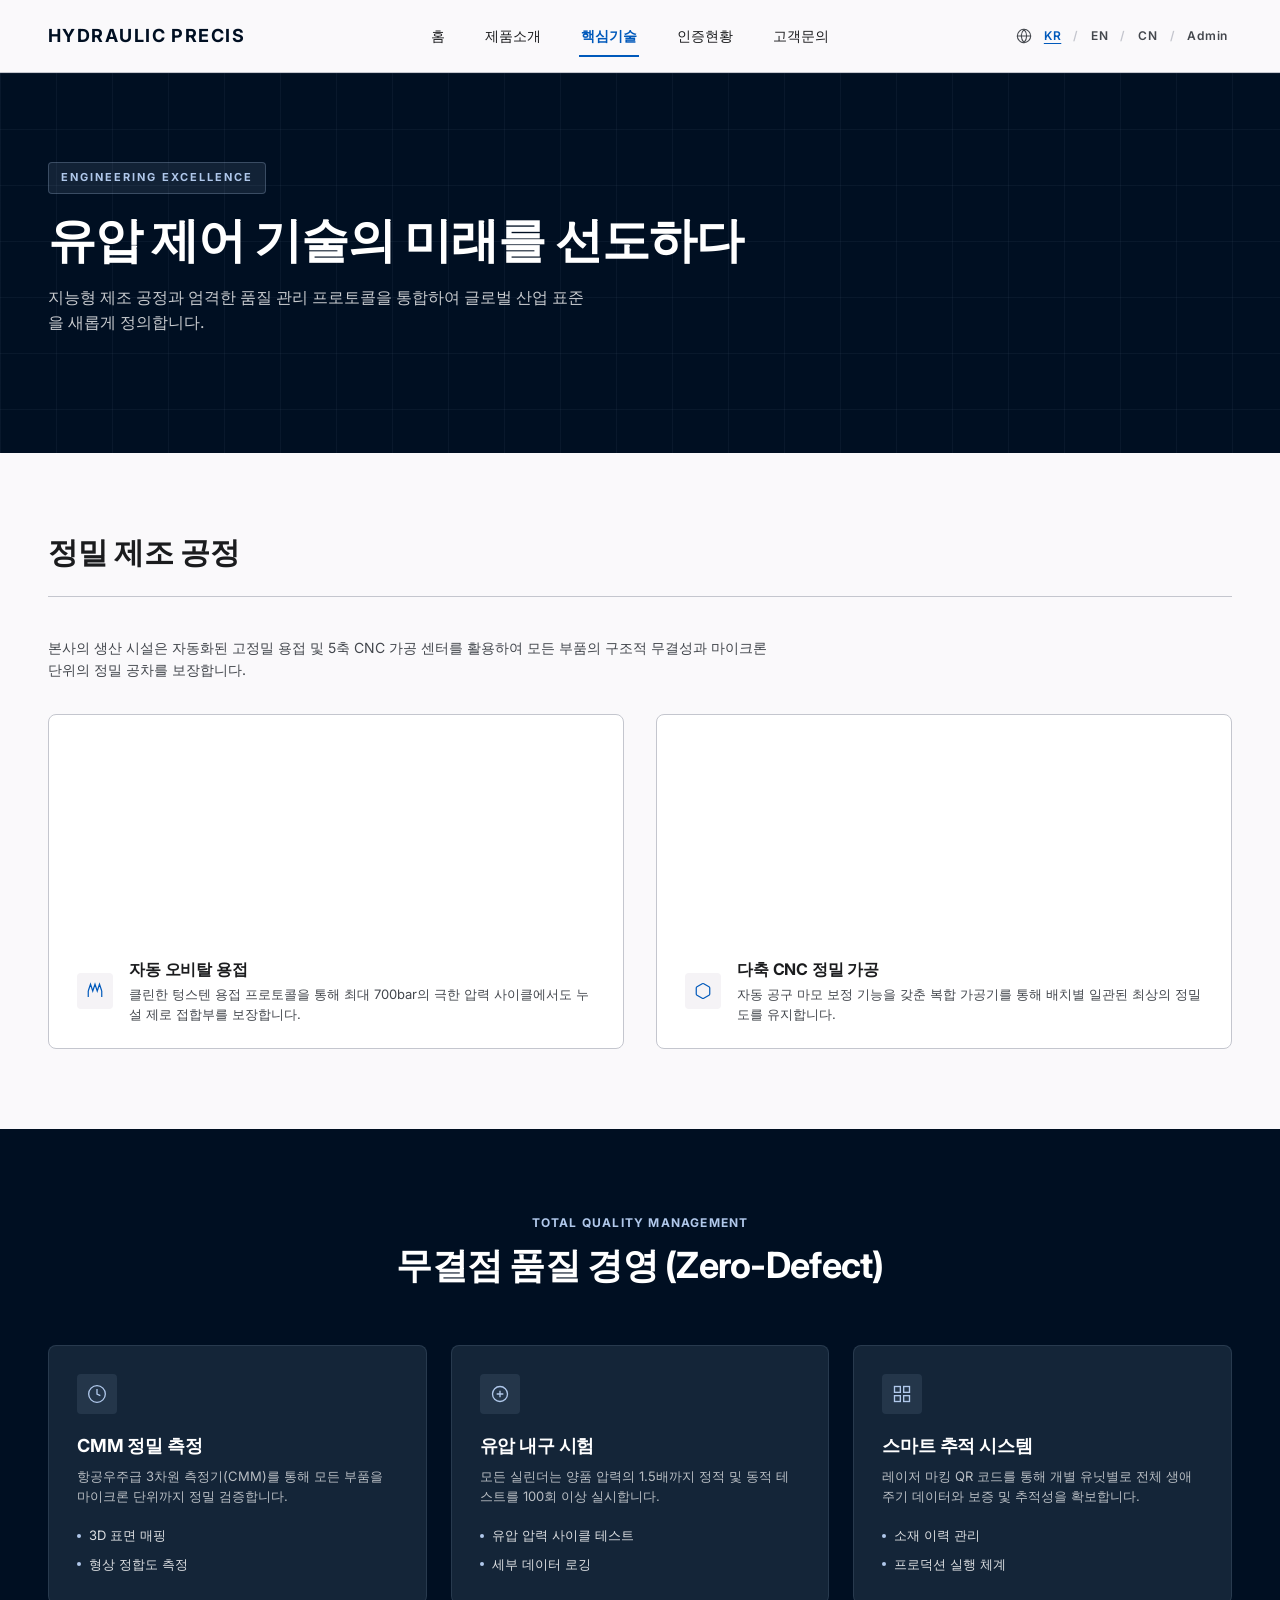
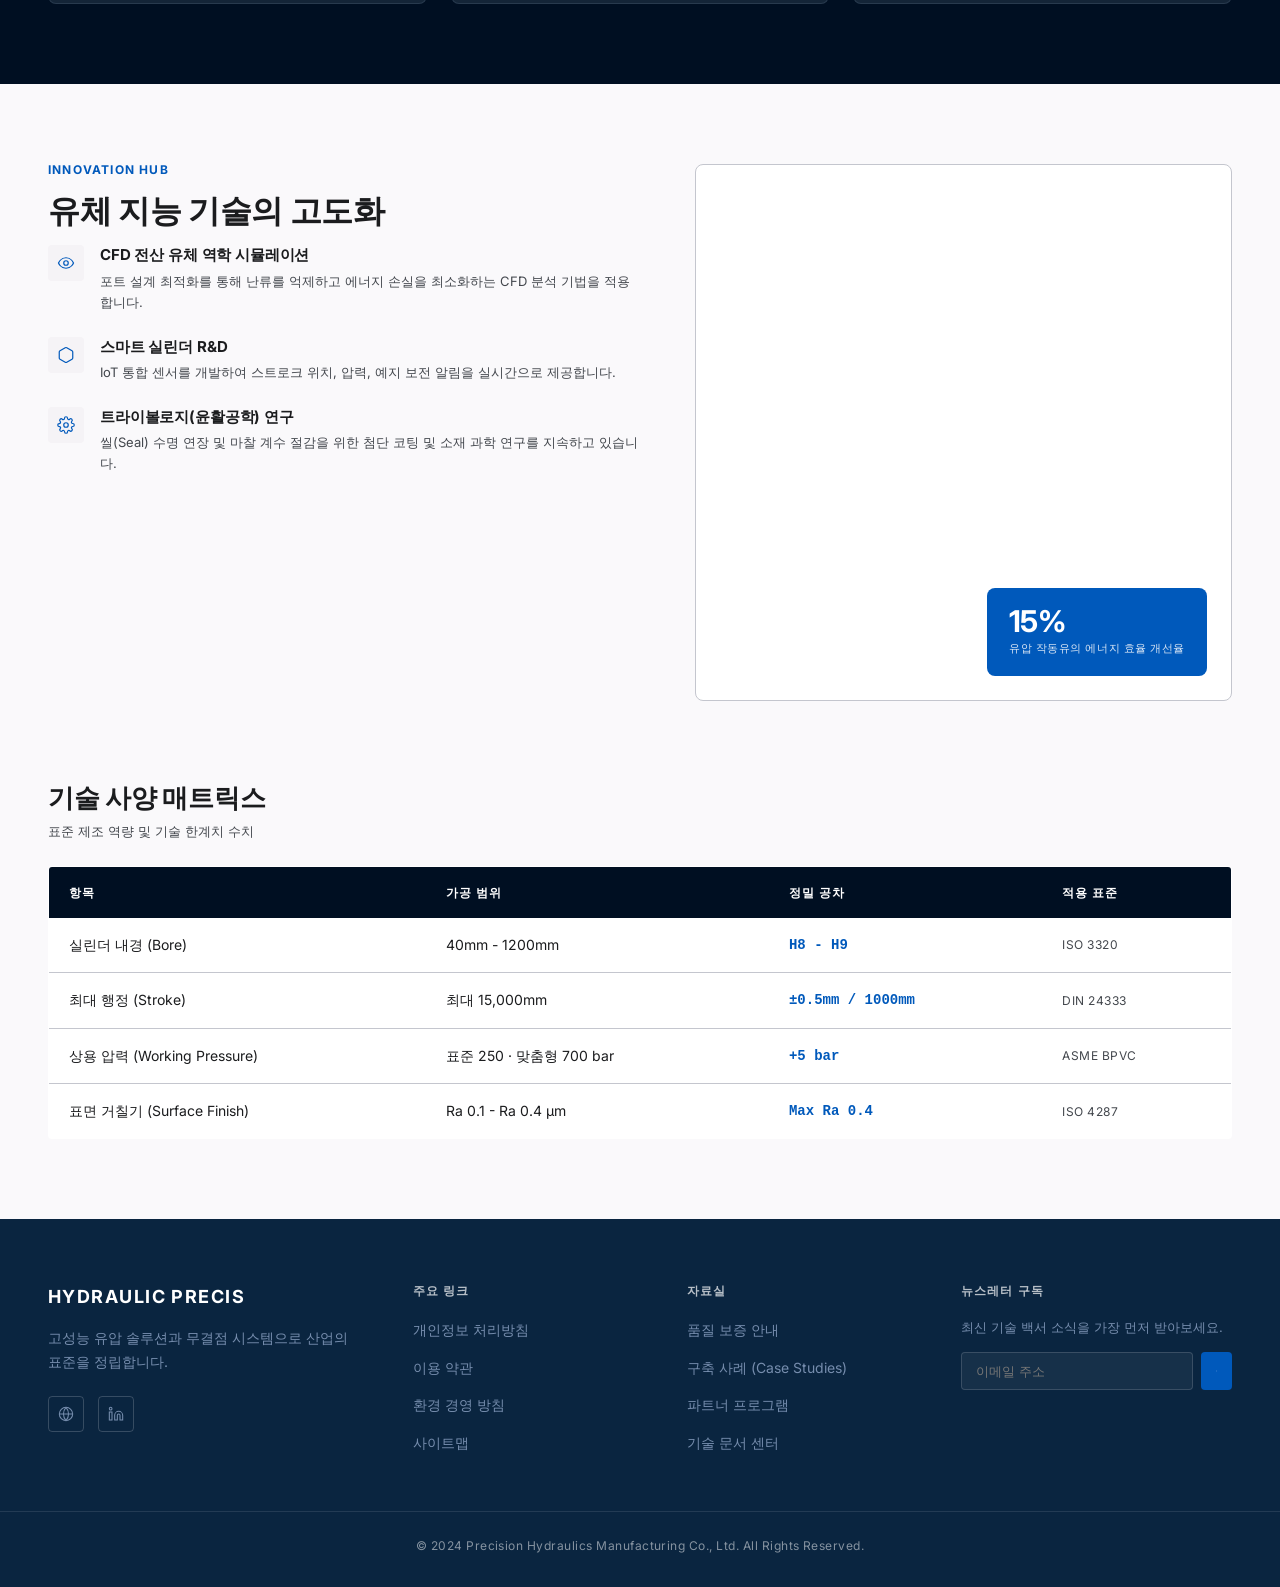
<file: technology.html>
<!DOCTYPE html>
<html lang="ko">
<head>
  <meta charset="UTF-8" />
  <meta name="viewport" content="width=device-width, initial-scale=1.0" />
  <title>핵심기술 · HYDRAULIC PRECIS</title>
  <link rel="preconnect" href="https://fonts.googleapis.com" />
  <link rel="preconnect" href="https://fonts.gstatic.com" crossorigin />
  <link rel="stylesheet" href="https://fonts.googleapis.com/css2?family=Inter:wght@400;500;600;700&display=swap" />
  <style>
/* ==========================================================
   Industrial Precision System — Hydraulic Precis
   ========================================================== */

@import url('https://fonts.googleapis.com/css2?family=Inter:wght@400;500;600;700&display=swap');

:root {
  /* Surface */
  --surface: #faf9fb;
  --surface-dim: #dbd9dc;
  --surface-bright: #faf9fb;
  --surface-container-lowest: #ffffff;
  --surface-container-low: #f5f3f6;
  --surface-container: #efedf0;
  --surface-container-high: #e9e8ea;
  --surface-container-highest: #e3e2e5;

  /* Text on surface */
  --on-surface: #1b1c1e;
  --on-surface-variant: #43474d;
  --inverse-surface: #2f3033;
  --inverse-on-surface: #f2f0f3;

  /* Outline */
  --outline: #74777e;
  --outline-variant: #c4c6ce;

  /* Primary (Deep Navy) */
  --primary: #000f22;
  --on-primary: #ffffff;
  --primary-container: #0a2540;
  --on-primary-container: #768dad;
  --inverse-primary: #b0c8eb;

  /* Secondary (Action Blue) */
  --secondary: #0059bb;
  --on-secondary: #ffffff;
  --secondary-container: #0070ea;
  --on-secondary-container: #fefcff;

  /* Tertiary */
  --tertiary: #000f22;
  --on-tertiary: #ffffff;
  --tertiary-container: #142538;
  --on-tertiary-container: #7c8ca4;

  /* Error */
  --error: #ba1a1a;
  --on-error: #ffffff;
  --error-container: #ffdad6;
  --on-error-container: #93000a;

  /* Background */
  --background: #faf9fb;
  --on-background: #1b1c1e;

  /* Layout */
  --container-max: 1280px;
  --gutter: 24px;
  --margin-mobile: 16px;
  --margin-desktop: 48px;
  --section-padding: 80px;

  /* Spacing */
  --stack-sm: 8px;
  --stack-md: 16px;
  --stack-lg: 32px;

  /* Radius */
  --r-sm: 0.125rem;
  --r-default: 0.25rem;
  --r-md: 0.375rem;
  --r-lg: 0.5rem;
  --r-xl: 0.75rem;
  --r-full: 9999px;

  /* Shadow */
  --shadow-card: 0px 4px 20px rgba(0, 0, 0, 0.05);
}

/* ---------- Reset ---------- */
*,
*::before,
*::after {
  box-sizing: border-box;
}

html {
  -webkit-text-size-adjust: 100%;
  scroll-behavior: smooth;
}

body {
  margin: 0;
  font-family: 'Inter', -apple-system, BlinkMacSystemFont, 'Segoe UI', sans-serif;
  font-size: 16px;
  font-weight: 400;
  line-height: 1.6;
  color: var(--on-surface);
  background-color: var(--background);
  -webkit-font-smoothing: antialiased;
  -moz-osx-font-smoothing: grayscale;
}

h1, h2, h3, h4, h5, h6 {
  margin: 0;
  font-weight: 600;
  line-height: 1.3;
  letter-spacing: -0.01em;
}

p { margin: 0; }
a {
  color: inherit;
  text-decoration: none;
}
img, svg { display: block; max-width: 100%; }
button {
  font-family: inherit;
  cursor: pointer;
  border: none;
  background: none;
  padding: 0;
}
input, textarea, select {
  font-family: inherit;
}

/* ---------- Layout primitives ---------- */
.container {
  max-width: var(--container-max);
  margin: 0 auto;
  padding-left: var(--margin-desktop);
  padding-right: var(--margin-desktop);
}

.section {
  padding-top: var(--section-padding);
  padding-bottom: var(--section-padding);
}

.section-tight {
  padding-top: 56px;
  padding-bottom: 56px;
}

.eyebrow {
  font-size: 12px;
  font-weight: 700;
  line-height: 1;
  letter-spacing: 0.1em;
  text-transform: uppercase;
  color: var(--secondary);
}

.section-label {
  display: flex;
  align-items: baseline;
  gap: 16px;
  padding-bottom: 24px;
  border-bottom: 1px solid var(--outline-variant);
  margin-bottom: 40px;
}
.section-label h2 {
  font-size: 30px;
  font-weight: 700;
  color: var(--on-surface);
  letter-spacing: -0.01em;
}
.section-label .sublabel {
  font-size: 12px;
  font-weight: 600;
  letter-spacing: 0.08em;
  color: var(--on-surface-variant);
}

/* ---------- Header ---------- */
.site-header {
  position: sticky;
  top: 0;
  z-index: 50;
  background: var(--surface);
  border-bottom: 1px solid var(--outline-variant);
}
.site-header .container {
  display: flex;
  align-items: center;
  justify-content: space-between;
  height: 72px;
}

.brand {
  font-size: 18px;
  font-weight: 700;
  letter-spacing: 0.08em;
  color: var(--primary);
}

.nav {
  display: flex;
  align-items: center;
  gap: 36px;
}
.nav a {
  font-size: 14px;
  font-weight: 500;
  color: var(--on-surface);
  padding: 6px 2px;
  position: relative;
  transition: color 200ms ease;
}
.nav a:hover { color: var(--secondary); }
.nav a.active {
  color: var(--secondary);
  font-weight: 600;
}
.nav a.active::after {
  content: '';
  position: absolute;
  bottom: -4px;
  left: 0;
  right: 0;
  height: 2px;
  background: var(--secondary);
}

.lang {
  display: flex;
  align-items: center;
  gap: 8px;
  font-size: 12px;
  font-weight: 600;
  letter-spacing: 0.06em;
  color: var(--on-surface-variant);
}
.lang svg { width: 16px; height: 16px; stroke: var(--on-surface-variant); }
.lang a { padding: 0 4px; transition: color 200ms ease; }
.lang a:hover { color: var(--secondary); }
.lang a.active { color: var(--secondary); text-decoration: underline; text-underline-offset: 3px; }
.lang .sep { color: var(--outline-variant); }

/* Mobile menu toggle */
.menu-toggle {
  display: none;
  width: 40px;
  height: 40px;
  align-items: center;
  justify-content: center;
}
.menu-toggle svg { width: 24px; height: 24px; stroke: var(--on-surface); }

/* ---------- Hero ---------- */
.hero {
  position: relative;
  overflow: hidden;
  color: var(--on-primary);
  background-color: var(--primary);
  min-height: 460px;
  display: flex;
  align-items: center;
}
.hero-bg {
  position: absolute;
  inset: 0;
  background:
    linear-gradient(180deg, rgba(0, 15, 34, 0.55) 0%, rgba(10, 37, 64, 0.7) 100%),
    radial-gradient(circle at 70% 50%, #1a3552 0%, #000f22 70%);
}
.hero-bg.industrial-1 {
  background:
    linear-gradient(135deg, rgba(0, 15, 34, 0.7) 0%, rgba(10, 37, 64, 0.55) 60%, rgba(0, 89, 187, 0.25) 100%),
    radial-gradient(ellipse at 65% 50%, #2a4a6e 0%, #0a2540 50%, #000f22 100%);
}
.hero-bg.industrial-2 {
  background:
    linear-gradient(180deg, rgba(0, 15, 34, 0.55) 0%, rgba(10, 37, 64, 0.65) 100%),
    radial-gradient(circle at 50% 70%, #34495c 0%, #1a2c40 50%, #0a1726 100%);
}
.hero-bg.dark-flat {
  background: var(--primary);
}
/* Subtle grid pattern overlay to evoke technical feel */
.hero-bg::after {
  content: '';
  position: absolute;
  inset: 0;
  background-image:
    linear-gradient(rgba(176, 200, 235, 0.04) 1px, transparent 1px),
    linear-gradient(90deg, rgba(176, 200, 235, 0.04) 1px, transparent 1px);
  background-size: 48px 48px;
  pointer-events: none;
}

.hero .container {
  position: relative;
  z-index: 1;
  padding-top: 80px;
  padding-bottom: 80px;
  width: 100%;
}

.hero-eyebrow {
  display: inline-block;
  font-size: 11px;
  font-weight: 700;
  letter-spacing: 0.18em;
  text-transform: uppercase;
  color: var(--inverse-primary);
  padding: 6px 12px;
  background: rgba(176, 200, 235, 0.1);
  border: 1px solid rgba(176, 200, 235, 0.25);
  border-radius: var(--r-default);
  margin-bottom: 20px;
}
.hero h1 {
  font-size: 48px;
  font-weight: 700;
  line-height: 1.1;
  letter-spacing: -0.02em;
  color: #ffffff;
  margin-bottom: 18px;
  max-width: 720px;
}
.hero p {
  font-size: 16px;
  line-height: 1.6;
  color: rgba(255, 255, 255, 0.78);
  max-width: 540px;
  margin-bottom: 28px;
}
.hero-actions {
  display: flex;
  gap: 12px;
  flex-wrap: wrap;
}

/* ---------- Buttons ---------- */
.btn {
  display: inline-flex;
  align-items: center;
  gap: 8px;
  padding: 12px 22px;
  font-size: 14px;
  font-weight: 600;
  letter-spacing: 0.02em;
  border-radius: var(--r-default);
  transition: background-color 200ms ease, color 200ms ease, border-color 200ms ease;
  border: 1px solid transparent;
  line-height: 1;
}
.btn-primary {
  background: var(--primary);
  color: var(--on-primary);
}
.btn-primary:hover { background: #1a2740; }
.btn-secondary {
  background: var(--secondary);
  color: var(--on-secondary);
}
.btn-secondary:hover { background: #014ea3; }
.btn-outline {
  background: transparent;
  color: var(--on-surface);
  border-color: var(--outline-variant);
}
.btn-outline:hover { border-color: var(--secondary); color: var(--secondary); }
.btn-outline-light {
  background: transparent;
  color: #ffffff;
  border-color: rgba(255, 255, 255, 0.35);
}
.btn-outline-light:hover { border-color: #ffffff; background: rgba(255, 255, 255, 0.08); }

/* ---------- Cards ---------- */
.card {
  background: var(--surface-container-lowest);
  border: 1px solid var(--outline-variant);
  border-radius: var(--r-default);
  padding: 28px;
  transition: box-shadow 200ms ease, border-color 200ms ease, transform 200ms ease;
}
.card:hover {
  box-shadow: var(--shadow-card);
  border-color: #aab0bb;
}

.card-icon-wrap {
  width: 48px;
  height: 48px;
  display: flex;
  align-items: center;
  justify-content: center;
  background: var(--surface-container-low);
  border-radius: var(--r-default);
  margin-bottom: 22px;
}
.card-icon-wrap svg {
  width: 22px;
  height: 22px;
  stroke: var(--on-surface);
  stroke-width: 1.6;
  fill: none;
}

.card h3 {
  font-size: 20px;
  font-weight: 700;
  color: var(--on-surface);
  margin-bottom: 10px;
  letter-spacing: -0.01em;
}
.card p {
  font-size: 14px;
  line-height: 1.6;
  color: var(--on-surface-variant);
}

.card-footer {
  margin-top: 24px;
  padding-top: 16px;
  border-top: 1px dashed var(--outline-variant);
  font-size: 12px;
  font-weight: 700;
  letter-spacing: 0.08em;
  text-transform: uppercase;
  color: var(--secondary);
}

/* ---------- Grids ---------- */
.grid {
  display: grid;
  gap: 24px;
}
.grid-3 { grid-template-columns: repeat(3, 1fr); }
.grid-4 { grid-template-columns: repeat(4, 1fr); }
.grid-2 { grid-template-columns: repeat(2, 1fr); }

/* ---------- Footer ---------- */
.site-footer {
  background: var(--primary-container);
  color: var(--on-primary-container);
  padding: 64px 0 32px;
  margin-top: 0;
}
.site-footer .container {
  display: grid;
  grid-template-columns: 1.4fr 1fr 1fr 1.2fr;
  gap: 48px;
  align-items: start;
}
.site-footer h4 {
  font-size: 12px;
  font-weight: 700;
  letter-spacing: 0.1em;
  text-transform: uppercase;
  color: rgba(255, 255, 255, 0.7);
  margin-bottom: 18px;
}
.site-footer .brand-block .brand-label {
  font-size: 18px;
  font-weight: 700;
  letter-spacing: 0.08em;
  color: #ffffff;
  display: block;
  margin-bottom: 14px;
}
.site-footer .brand-block p {
  font-size: 14px;
  line-height: 1.7;
  color: var(--on-primary-container);
  margin-bottom: 22px;
  max-width: 320px;
}
.footer-socials {
  display: flex;
  gap: 14px;
}
.footer-socials a {
  width: 36px;
  height: 36px;
  display: inline-flex;
  align-items: center;
  justify-content: center;
  border: 1px solid rgba(255, 255, 255, 0.18);
  border-radius: var(--r-default);
  color: var(--on-primary-container);
  transition: background 200ms, color 200ms;
}
.footer-socials a:hover { background: rgba(255, 255, 255, 0.08); color: #ffffff; }
.footer-socials svg { width: 16px; height: 16px; stroke: currentColor; stroke-width: 1.6; fill: none; }

.site-footer ul { list-style: none; padding: 0; margin: 0; display: flex; flex-direction: column; gap: 12px; }
.site-footer li a {
  font-size: 14px;
  color: var(--on-primary-container);
  transition: color 200ms;
}
.site-footer li a:hover { color: #ffffff; }

.site-footer .contact-block address {
  font-style: normal;
  font-size: 14px;
  line-height: 1.7;
  color: var(--on-primary-container);
}

.copyright {
  margin-top: 56px;
  padding-top: 24px;
  border-top: 1px solid rgba(255, 255, 255, 0.1);
  text-align: center;
  font-size: 12px;
  color: rgba(255, 255, 255, 0.5);
  letter-spacing: 0.04em;
}
.copyright .container { display: block; }

/* ---------- Common section heading ---------- */
.section-heading {
  text-align: center;
  margin-bottom: 56px;
}
.section-heading h2 {
  font-size: 36px;
  font-weight: 700;
  letter-spacing: -0.02em;
  color: var(--on-surface);
  margin-bottom: 12px;
}
.section-heading p {
  font-size: 14px;
  color: var(--on-surface-variant);
}

/* ---------- Responsive ---------- */
@media (max-width: 960px) {
  :root { --section-padding: 64px; }
  .container { padding-left: 24px; padding-right: 24px; }
  .hero h1 { font-size: 36px; line-height: 1.2; }
  .hero .container { padding-top: 60px; padding-bottom: 60px; }
  .grid-3, .grid-4 { grid-template-columns: 1fr 1fr; }
  .nav { display: none; }
  .menu-toggle { display: inline-flex; }
  .site-footer .container { grid-template-columns: 1fr 1fr; }
  .section-heading h2 { font-size: 28px; }
}

@media (max-width: 640px) {
  .container { padding-left: 16px; padding-right: 16px; }
  .hero h1 { font-size: 28px; }
  .grid-3, .grid-4, .grid-2 { grid-template-columns: 1fr; }
  .site-footer .container { grid-template-columns: 1fr; gap: 36px; }
  .section-label { flex-direction: column; gap: 4px; align-items: flex-start; }
}

/* ==========================================================
   PAGE: HOME (index.html)
   ========================================================== */
.home-hero {
  min-height: 560px;
}
.home-hero .hero-bg {
  background:
    linear-gradient(135deg, rgba(0, 15, 34, 0.6) 0%, rgba(10, 37, 64, 0.45) 60%, rgba(0, 89, 187, 0.25) 100%),
    radial-gradient(ellipse at 65% 50%, #f59e0b22 0%, transparent 40%),
    radial-gradient(ellipse at 50% 50%, #5d7595 0%, #2a3f5a 35%, #0a1d33 70%, #000a18 100%);
}

.about-section {
  background: var(--surface-container-lowest);
}
.about-grid {
  display: grid;
  grid-template-columns: 1.1fr 1fr;
  gap: 64px;
  align-items: center;
}
.about-content .eyebrow { margin-bottom: 14px; display: block; }
.about-content h2 {
  font-size: 36px;
  font-weight: 700;
  line-height: 1.2;
  letter-spacing: -0.02em;
  margin-bottom: 20px;
}
.about-content p {
  font-size: 16px;
  line-height: 1.7;
  color: var(--on-surface-variant);
  margin-bottom: 36px;
}
.stats {
  display: grid;
  grid-template-columns: repeat(3, 1fr);
  gap: 24px;
  padding-top: 24px;
  border-top: 1px solid var(--outline-variant);
}
.stat-num {
  font-size: 36px;
  font-weight: 700;
  color: var(--primary);
  letter-spacing: -0.02em;
  line-height: 1;
  margin-bottom: 6px;
}
.stat-label {
  font-size: 12px;
  font-weight: 600;
  letter-spacing: 0.08em;
  color: var(--on-surface-variant);
  text-transform: uppercase;
}

.about-visual {
  aspect-ratio: 4/3;
  border-radius: var(--r-lg);
  background:
    linear-gradient(135deg, rgba(0, 15, 34, 0.5) 0%, rgba(10, 37, 64, 0.3) 100%),
    radial-gradient(circle at 40% 50%, #4a6585 0%, #1a2e4a 50%, #0a1726 100%);
  position: relative;
  overflow: hidden;
  border: 1px solid var(--outline-variant);
}
.about-visual::after {
  content: '';
  position: absolute;
  inset: 0;
  background-image:
    linear-gradient(rgba(176, 200, 235, 0.06) 1px, transparent 1px),
    linear-gradient(90deg, rgba(176, 200, 235, 0.06) 1px, transparent 1px);
  background-size: 32px 32px;
}

/* Product gallery on home */
.product-gallery {
  background: var(--surface-container-low);
}
.product-grid {
  display: grid;
  grid-template-columns: 1fr 1fr;
  gap: 24px;
}
.product-tile {
  position: relative;
  border-radius: var(--r-lg);
  overflow: hidden;
  min-height: 280px;
  display: flex;
  align-items: flex-end;
  padding: 28px;
  color: #ffffff;
  isolation: isolate;
  cursor: pointer;
  border: 1px solid var(--outline-variant);
  transition: transform 200ms ease, box-shadow 200ms ease;
}
.product-tile:hover {
  transform: translateY(-2px);
  box-shadow: 0 12px 32px rgba(0, 15, 34, 0.18);
}
.product-tile::before {
  content: '';
  position: absolute;
  inset: 0;
  z-index: -1;
}
.product-tile::after {
  content: '';
  position: absolute;
  inset: 0;
  z-index: -1;
  background: linear-gradient(180deg, rgba(0, 15, 34, 0.2) 0%, rgba(0, 15, 34, 0.85) 100%);
}
.product-tile.t1::before {
  background:
    radial-gradient(circle at 30% 30%, #5b7a99 0%, #2c4259 50%, #0d1d2e 100%);
}
.product-tile.t2::before {
  background:
    radial-gradient(circle at 65% 40%, #34495c 0%, #1a2c40 50%, #0a1726 100%);
}
.product-tile.t3::before {
  background:
    radial-gradient(circle at 70% 60%, #2b4a6e 0%, #142a44 50%, #0a1726 100%);
}
.product-tile.t4::before {
  background:
    radial-gradient(ellipse at 50% 50%, #2e6da4 0%, #143055 50%, #061122 100%);
}
.product-tile .tile-cat {
  display: inline-block;
  font-size: 11px;
  font-weight: 700;
  letter-spacing: 0.12em;
  text-transform: uppercase;
  padding: 5px 10px;
  border: 1px solid rgba(255, 255, 255, 0.3);
  border-radius: var(--r-default);
  background: rgba(0, 0, 0, 0.25);
  margin-bottom: 10px;
  color: #ffffff;
}
.product-tile h3 {
  font-size: 22px;
  font-weight: 700;
  margin-bottom: 8px;
  color: #ffffff;
}
.product-tile p {
  font-size: 14px;
  line-height: 1.6;
  color: rgba(255, 255, 255, 0.75);
  max-width: 280px;
}

/* Core tech */
.core-tech-grid {
  display: grid;
  grid-template-columns: 1fr 2fr;
  gap: 64px;
  align-items: start;
}
.core-tech-grid .lead h2 {
  font-size: 30px;
  font-weight: 700;
  letter-spacing: -0.01em;
  margin-bottom: 12px;
}
.core-tech-grid .lead p {
  font-size: 14px;
  color: var(--on-surface-variant);
}
.core-tech-list {
  display: grid;
  grid-template-columns: 1fr 1fr;
  gap: 32px;
}
.core-tech-item {
  display: flex;
  gap: 16px;
}
.core-tech-item .icon {
  flex-shrink: 0;
  width: 36px;
  height: 36px;
  display: flex;
  align-items: center;
  justify-content: center;
  background: var(--surface-container-low);
  border-radius: var(--r-default);
}
.core-tech-item .icon svg { width: 18px; height: 18px; stroke: var(--secondary); stroke-width: 1.6; fill: none; }
.core-tech-item h4 {
  font-size: 15px;
  font-weight: 700;
  margin-bottom: 4px;
}
.core-tech-item p {
  font-size: 13px;
  color: var(--on-surface-variant);
  line-height: 1.6;
}

/* Location section */
.location-section {
  background: var(--surface-container-low);
}
.location-grid {
  display: grid;
  grid-template-columns: 1fr 1.4fr;
  gap: 32px;
  background: var(--surface-container-lowest);
  border: 1px solid var(--outline-variant);
  border-radius: var(--r-lg);
  overflow: hidden;
}
.location-content {
  padding: 40px;
}
.location-content h3 {
  font-size: 22px;
  font-weight: 700;
  margin-bottom: 14px;
}
.location-content p {
  font-size: 14px;
  color: var(--on-surface-variant);
  line-height: 1.6;
  margin-bottom: 28px;
}
.location-info { display: flex; flex-direction: column; gap: 14px; }
.location-info .row {
  display: flex;
  align-items: center;
  gap: 12px;
  font-size: 14px;
  color: var(--on-surface);
}
.location-info .row svg { width: 16px; height: 16px; stroke: var(--secondary); flex-shrink: 0; }

.map-stub {
  min-height: 320px;
  background:
    linear-gradient(180deg, #e9eef5 0%, #dde4ed 100%);
  position: relative;
  overflow: hidden;
}
.map-stub::before {
  content: '';
  position: absolute;
  inset: 0;
  background-image:
    linear-gradient(rgba(116, 119, 126, 0.16) 1px, transparent 1px),
    linear-gradient(90deg, rgba(116, 119, 126, 0.16) 1px, transparent 1px);
  background-size: 40px 40px;
}
.map-stub::after {
  content: '';
  position: absolute;
  top: 40%;
  left: 35%;
  width: 80px;
  height: 80px;
  background: radial-gradient(circle, var(--secondary) 0%, transparent 60%);
  opacity: 0.25;
  border-radius: 50%;
}
.map-pin {
  position: absolute;
  top: 45%;
  left: 42%;
  width: 14px;
  height: 14px;
  background: var(--secondary);
  border-radius: 50%;
  border: 3px solid #ffffff;
  box-shadow: 0 2px 8px rgba(0, 89, 187, 0.4);
  z-index: 2;
}

/* ==========================================================
   PAGE: PRODUCTS
   ========================================================== */
.products-hero { min-height: 440px; }
.products-hero .hero-bg {
  background:
    linear-gradient(135deg, rgba(0, 15, 34, 0.7) 0%, rgba(10, 37, 64, 0.5) 100%),
    linear-gradient(180deg, #25405d 0%, #142840 60%, #061121 100%);
}
.products-hero h1 {
  font-size: 56px;
  line-height: 1.05;
}

.catalog-intro {
  display: flex;
  align-items: end;
  justify-content: space-between;
  gap: 32px;
  margin-bottom: 56px;
  flex-wrap: wrap;
}
.catalog-intro .lead h2 {
  font-size: 32px;
  font-weight: 700;
  margin-bottom: 10px;
}
.catalog-intro .lead p {
  font-size: 14px;
  color: var(--on-surface-variant);
  max-width: 420px;
}
.catalog-intro .actions { display: flex; gap: 12px; }

.product-cards {
  display: grid;
  grid-template-columns: 1fr 1fr;
  gap: 32px;
}
.product-card {
  background: var(--surface-container-lowest);
  border: 1px solid var(--outline-variant);
  border-radius: var(--r-lg);
  overflow: hidden;
  display: flex;
  flex-direction: column;
  transition: box-shadow 200ms ease, border-color 200ms ease;
}
.product-card:hover { box-shadow: var(--shadow-card); border-color: #aab0bb; }
.product-card .pc-row {
  display: grid;
  grid-template-columns: 1fr 1fr;
  min-height: 320px;
}
.product-card .pc-image {
  background:
    radial-gradient(ellipse at center, #c8d2dd 0%, #aab8c7 50%, #8195a8 100%);
  position: relative;
  overflow: hidden;
}
.product-card .pc-image.shaft {
  background:
    linear-gradient(180deg, #f1f3f6 0%, #d9dde2 100%);
}
.product-card .pc-image.welded {
  background:
    radial-gradient(circle at 30% 50%, #2e5680 0%, #1a3252 60%, #0b1a2e 100%);
}
.product-card .pc-image.telescopic {
  background:
    linear-gradient(180deg, #2c3e52 0%, #1a2838 100%);
}
.product-card .pc-image.smart {
  background:
    radial-gradient(ellipse at center, #0c3a6e 0%, #061a35 70%, #020c1e 100%);
}
.product-card .pc-image::after {
  /* Hint of cylinder shape */
  content: '';
  position: absolute;
  top: 50%;
  left: 50%;
  width: 70%;
  height: 30%;
  transform: translate(-50%, -50%);
  background: linear-gradient(180deg, rgba(255,255,255,0.18), rgba(0,0,0,0.2));
  border-radius: 30px;
  box-shadow: inset 0 2px 6px rgba(255,255,255,0.15);
}
.product-card .pc-content {
  padding: 28px;
  display: flex;
  flex-direction: column;
  justify-content: space-between;
}
.chip {
  display: inline-block;
  font-size: 11px;
  font-weight: 700;
  letter-spacing: 0.06em;
  padding: 5px 12px;
  border-radius: var(--r-full);
  background: #d9e6f5;
  color: var(--secondary);
  margin-bottom: 12px;
}
.chip-gray {
  background: var(--surface-container);
  color: var(--on-surface-variant);
}
.product-card h3 {
  font-size: 22px;
  font-weight: 700;
  margin-bottom: 10px;
}
.product-card .desc {
  font-size: 14px;
  line-height: 1.6;
  color: var(--on-surface-variant);
  margin-bottom: 18px;
}
.spec-row {
  display: flex;
  align-items: center;
  justify-content: space-between;
  gap: 12px;
  font-size: 13px;
  padding: 8px 0;
  border-bottom: 1px dashed var(--outline-variant);
}
.spec-row:last-child { border-bottom: none; }
.spec-row .key {
  display: flex;
  align-items: center;
  gap: 8px;
  color: var(--on-surface-variant);
  font-weight: 500;
}
.spec-row .key svg { width: 14px; height: 14px; stroke: var(--secondary); }
.spec-row .val { font-weight: 600; color: var(--on-surface); }

.tags {
  display: flex;
  gap: 8px;
  margin-top: 20px;
  padding-top: 20px;
  border-top: 1px solid var(--outline-variant);
}

/* Smart cylinder full-card (dark, spans wider) */
.product-card.smart-card .pc-row { grid-template-columns: 1.1fr 1fr; }
.product-card.smart-card {
  background: var(--primary);
  color: #ffffff;
  border-color: #142538;
}
.product-card.smart-card .pc-content { color: #ffffff; }
.product-card.smart-card .chip {
  background: rgba(176, 200, 235, 0.15);
  color: var(--inverse-primary);
}
.product-card.smart-card h3 { color: #ffffff; }
.product-card.smart-card .desc { color: rgba(255, 255, 255, 0.75); }
.feature-list { display: flex; flex-direction: column; gap: 10px; margin-bottom: 22px; }
.feature-list li {
  display: flex;
  align-items: center;
  gap: 10px;
  font-size: 13px;
  color: rgba(255, 255, 255, 0.85);
  list-style: none;
}
.feature-list svg { width: 14px; height: 14px; stroke: var(--inverse-primary); flex-shrink: 0; }
.feature-list ul { padding: 0; margin: 0; }

/* Welded cylinder - dark accent variant */
.product-card.welded-card { background: var(--primary); color: #ffffff; border-color: #142538; }
.product-card.welded-card .chip { background: rgba(176, 200, 235, 0.15); color: var(--inverse-primary); }
.product-card.welded-card h3, .product-card.welded-card .desc { color: #ffffff; }
.product-card.welded-card .desc { color: rgba(255, 255, 255, 0.75); }
.product-card.welded-card .spec-row { border-color: rgba(255,255,255,0.15); }
.product-card.welded-card .spec-row .key { color: rgba(255,255,255,0.65); }
.product-card.welded-card .spec-row .val { color: #ffffff; }
.product-card.welded-card .footer-action {
  display: flex;
  align-items: center;
  justify-content: space-between;
  padding-top: 20px;
  margin-top: 20px;
  border-top: 1px solid rgba(255,255,255,0.15);
  font-size: 13px;
  color: #ffffff;
}
.product-card.welded-card .footer-action .key { color: rgba(255,255,255,0.6); font-size: 11px; letter-spacing: 0.1em; text-transform: uppercase; }
.product-card.welded-card .footer-action svg { width: 20px; height: 20px; stroke: #ffffff; }

/* Bottom feature row */
.feature-row {
  background: var(--surface-container-low);
}
.feature-row .grid-4 { gap: 32px; }
.feature-row .feat {
  text-align: center;
  padding: 24px 12px;
}
.feature-row .feat .icon-circle {
  width: 56px;
  height: 56px;
  border-radius: 50%;
  background: var(--surface-container-lowest);
  margin: 0 auto 16px;
  display: flex;
  align-items: center;
  justify-content: center;
  border: 1px solid var(--outline-variant);
}
.feature-row .feat .icon-circle svg { width: 22px; height: 22px; stroke: var(--secondary); stroke-width: 1.6; fill: none; }
.feature-row .feat h4 {
  font-size: 15px;
  font-weight: 700;
  margin-bottom: 8px;
}
.feature-row .feat p {
  font-size: 13px;
  line-height: 1.55;
  color: var(--on-surface-variant);
}

/* ==========================================================
   PAGE: TECHNOLOGY
   ========================================================== */
.tech-hero {
  background: var(--primary);
  min-height: 380px;
}
.tech-hero .hero-bg { background: var(--primary); }
.tech-hero .hero-bg::after {
  background-image:
    linear-gradient(rgba(176, 200, 235, 0.05) 1px, transparent 1px),
    linear-gradient(90deg, rgba(176, 200, 235, 0.05) 1px, transparent 1px);
  background-size: 56px 56px;
}
.tech-hero h1 { max-width: 760px; }

.process-cards {
  display: grid;
  grid-template-columns: 1fr 1fr;
  gap: 32px;
}
.process-card {
  background: var(--surface-container-lowest);
  border: 1px solid var(--outline-variant);
  border-radius: var(--r-lg);
  overflow: hidden;
  transition: box-shadow 200ms ease;
}
.process-card:hover { box-shadow: var(--shadow-card); }
.process-img {
  height: 220px;
  background:
    radial-gradient(ellipse at center, #3a5573 0%, #1e3450 60%, #0d1f33 100%);
  position: relative;
  overflow: hidden;
}
.process-img.welding {
  background:
    radial-gradient(circle at 50% 60%, #ffc14d 0%, #b56c12 8%, #4a3520 25%, #1a1f2c 60%, #0c1220 100%);
}
.process-img.cnc {
  background:
    radial-gradient(circle at 50% 50%, #6c8aa8 0%, #344f6c 50%, #15263c 100%);
}
.process-img.has-image {
  background-size: cover;
  background-position: center;
  background-repeat: no-repeat;
}
.process-content {
  padding: 24px 28px;
  display: flex;
  align-items: center;
  gap: 16px;
}
.process-content .icon {
  width: 36px;
  height: 36px;
  flex-shrink: 0;
  background: var(--surface-container-low);
  border-radius: var(--r-default);
  display: flex;
  align-items: center;
  justify-content: center;
}
.process-content .icon svg { width: 18px; height: 18px; stroke: var(--secondary); stroke-width: 1.6; fill: none; }
.process-content h3 {
  font-size: 16px;
  font-weight: 700;
  margin-bottom: 4px;
}
.process-content p {
  font-size: 13px;
  color: var(--on-surface-variant);
  line-height: 1.55;
}

/* Quality management - dark section */
.qm-section {
  background: var(--primary);
  color: #ffffff;
}
.qm-section .section-heading h2 { color: #ffffff; }
.qm-section .section-heading .eyebrow { color: var(--inverse-primary); }
.qm-grid {
  display: grid;
  grid-template-columns: repeat(3, 1fr);
  gap: 24px;
}
.qm-card {
  background: var(--tertiary-container);
  border: 1px solid rgba(176, 200, 235, 0.12);
  border-radius: var(--r-lg);
  padding: 28px;
}
.qm-card .icon-square {
  width: 40px;
  height: 40px;
  background: rgba(176, 200, 235, 0.1);
  border-radius: var(--r-default);
  display: flex;
  align-items: center;
  justify-content: center;
  margin-bottom: 20px;
}
.qm-card .icon-square svg { width: 20px; height: 20px; stroke: var(--inverse-primary); stroke-width: 1.6; fill: none; }
.qm-card h3 {
  font-size: 18px;
  font-weight: 700;
  margin-bottom: 8px;
  color: #ffffff;
}
.qm-card p {
  font-size: 13px;
  line-height: 1.6;
  color: rgba(255, 255, 255, 0.7);
  margin-bottom: 18px;
}
.qm-card ul {
  list-style: none;
  padding: 0;
  margin: 0;
  display: flex;
  flex-direction: column;
  gap: 8px;
}
.qm-card li {
  font-size: 13px;
  color: rgba(255, 255, 255, 0.85);
  display: flex;
  align-items: center;
  gap: 8px;
}
.qm-card li::before {
  content: '';
  width: 4px;
  height: 4px;
  background: var(--inverse-primary);
  border-radius: 50%;
  flex-shrink: 0;
}

/* Innovation Hub */
.innov-grid {
  display: grid;
  grid-template-columns: 1.1fr 1fr;
  gap: 56px;
  align-items: start;
}
.innov-content .eyebrow { display: block; margin-bottom: 14px; }
.innov-content h2 {
  font-size: 32px;
  font-weight: 700;
  margin-bottom: 14px;
  letter-spacing: -0.01em;
}
.innov-content > p {
  font-size: 14px;
  color: var(--on-surface-variant);
  margin-bottom: 32px;
}
.innov-list { display: flex; flex-direction: column; gap: 24px; }
.innov-item {
  display: flex;
  gap: 16px;
}
.innov-item .icon {
  width: 36px;
  height: 36px;
  flex-shrink: 0;
  background: var(--surface-container-low);
  border-radius: var(--r-default);
  display: flex;
  align-items: center;
  justify-content: center;
}
.innov-item .icon svg { width: 18px; height: 18px; stroke: var(--secondary); stroke-width: 1.6; fill: none; }
.innov-item h4 {
  font-size: 15px;
  font-weight: 700;
  margin-bottom: 6px;
}
.innov-item p {
  font-size: 13px;
  color: var(--on-surface-variant);
  line-height: 1.6;
}

.innov-visual {
  position: relative;
  aspect-ratio: 4/4;
  border-radius: var(--r-lg);
  background: var(--surface-container-lowest);
  border: 1px solid var(--outline-variant);
  overflow: hidden;
}
.innov-visual::before {
  content: '';
  position: absolute;
  inset: 0;
  background:
    radial-gradient(circle at 70% 30%, rgba(0, 89, 187, 0.06) 0%, transparent 50%),
    radial-gradient(circle at 30% 70%, rgba(176, 200, 235, 0.15) 0%, transparent 50%);
}
.innov-visual::after {
  content: '';
  position: absolute;
  inset: 0;
  background-image:
    linear-gradient(rgba(116, 119, 126, 0.08) 1px, transparent 1px),
    linear-gradient(90deg, rgba(116, 119, 126, 0.08) 1px, transparent 1px);
  background-size: 36px 36px;
}
.innov-visual.has-image {
  background-size: cover;
  background-position: center;
  background-repeat: no-repeat;
}
.innov-visual.has-image::before,
.innov-visual.has-image::after { display: none; }
.callout-15 {
  position: absolute;
  bottom: 24px;
  right: 24px;
  background: var(--secondary);
  color: #ffffff;
  padding: 18px 22px;
  border-radius: var(--r-lg);
  z-index: 2;
}
.callout-15 .num {
  font-size: 30px;
  font-weight: 700;
  line-height: 1;
  letter-spacing: -0.02em;
}
.callout-15 .lbl {
  font-size: 11px;
  letter-spacing: 0.05em;
  margin-top: 4px;
  color: rgba(255, 255, 255, 0.85);
}

/* Tech matrix table */
.matrix-section .lead {
  margin-bottom: 24px;
}
.matrix-section .lead h2 {
  font-size: 26px;
  font-weight: 700;
  margin-bottom: 6px;
}
.matrix-section .lead p {
  font-size: 13px;
  color: var(--on-surface-variant);
}
.matrix-table {
  width: 100%;
  border-collapse: collapse;
  background: var(--surface-container-lowest);
  border: 1px solid var(--outline-variant);
  border-radius: var(--r-default);
  overflow: hidden;
}
.matrix-table thead {
  background: var(--primary);
  color: #ffffff;
}
.matrix-table th {
  text-align: left;
  font-size: 12px;
  font-weight: 700;
  letter-spacing: 0.08em;
  text-transform: uppercase;
  padding: 16px 20px;
}
.matrix-table td {
  padding: 16px 20px;
  font-size: 14px;
  border-bottom: 1px solid var(--outline-variant);
}
.matrix-table tr:last-child td { border-bottom: none; }
.matrix-table td.precision { color: var(--secondary); font-weight: 600; font-family: 'JetBrains Mono', 'Courier New', monospace; }
.matrix-table td.standard { color: var(--on-surface-variant); font-size: 12px; letter-spacing: 0.04em; }

/* ==========================================================
   PAGE: CERTIFICATIONS
   ========================================================== */
.cert-hero { min-height: 420px; }
.cert-hero .hero-bg {
  background:
    linear-gradient(135deg, rgba(0, 15, 34, 0.7) 0%, rgba(10, 37, 64, 0.55) 100%),
    radial-gradient(ellipse at 60% 50%, #436a96 0%, #1a3252 50%, #0a1726 100%);
}

.cert-cards-3 { display: grid; grid-template-columns: repeat(3, 1fr); gap: 24px; }
.cert-cards-2 { display: grid; grid-template-columns: repeat(2, 1fr); gap: 24px; }
.cert-cards-4 { display: grid; grid-template-columns: repeat(4, 1fr); gap: 24px; }

.cert-card-row {
  display: flex;
  gap: 28px;
  background: var(--surface-container-lowest);
  border: 1px solid var(--outline-variant);
  border-radius: var(--r-default);
  padding: 32px;
  transition: box-shadow 200ms ease;
}
.cert-card-row:hover { box-shadow: var(--shadow-card); }
.cert-card-row .badge {
  width: 100px;
  height: 100px;
  flex-shrink: 0;
  background: var(--surface-container-low);
  border-radius: var(--r-default);
  display: flex;
  align-items: center;
  justify-content: center;
  font-size: 32px;
  font-weight: 700;
  letter-spacing: -0.02em;
  color: var(--outline);
}
.cert-card-row .content { flex: 1; }
.cert-card-row h3 {
  font-size: 20px;
  font-weight: 700;
  margin-bottom: 10px;
}
.cert-card-row p {
  font-size: 14px;
  line-height: 1.6;
  color: var(--on-surface-variant);
}

.cert-card-mini {
  background: var(--surface-container-lowest);
  border: 1px solid var(--outline-variant);
  border-radius: var(--r-default);
  padding: 28px 22px;
  text-align: center;
  transition: box-shadow 200ms ease, transform 200ms ease;
}
.cert-card-mini:hover { box-shadow: var(--shadow-card); transform: translateY(-2px); }
.cert-card-mini .icon-mini {
  width: 36px;
  height: 36px;
  margin: 0 auto 16px;
  display: flex;
  align-items: center;
  justify-content: center;
}
.cert-card-mini .icon-mini svg { width: 28px; height: 28px; stroke: var(--secondary); stroke-width: 1.6; fill: none; }
.cert-card-mini h4 {
  font-size: 14px;
  font-weight: 700;
  letter-spacing: 0.04em;
  margin-bottom: 8px;
}
.cert-card-mini p {
  font-size: 12px;
  line-height: 1.55;
  color: var(--on-surface-variant);
}

.cert-cta {
  text-align: center;
  padding: 80px 0;
  background: var(--surface);
}
.cert-cta h2 {
  font-size: 28px;
  font-weight: 700;
  margin-bottom: 14px;
}
.cert-cta p {
  font-size: 14px;
  color: var(--on-surface-variant);
  max-width: 540px;
  margin: 0 auto 28px;
  line-height: 1.6;
}
.cert-cta .actions {
  display: flex;
  gap: 12px;
  justify-content: center;
  flex-wrap: wrap;
}

/* ==========================================================
   PAGE: CONTACT
   ========================================================== */
.contact-intro {
  padding: 64px 0 32px;
}
.contact-intro .eyebrow { display: block; margin-bottom: 14px; }
.contact-intro h1 {
  font-size: 44px;
  font-weight: 700;
  letter-spacing: -0.02em;
  line-height: 1.15;
  margin-bottom: 14px;
  max-width: 600px;
}
.contact-intro p {
  font-size: 15px;
  color: var(--on-surface-variant);
  max-width: 520px;
  line-height: 1.6;
}

.contact-grid {
  display: grid;
  grid-template-columns: 1.6fr 1fr;
  gap: 32px;
  padding-bottom: 32px;
}

.form-card {
  background: var(--surface-container-lowest);
  border: 1px solid var(--outline-variant);
  border-radius: var(--r-lg);
  padding: 36px;
}
.form-card h2 {
  font-size: 20px;
  font-weight: 700;
  margin-bottom: 28px;
}

.form-row {
  display: grid;
  grid-template-columns: 1fr 1fr;
  gap: 16px;
}
.form-group {
  margin-bottom: 18px;
}
.form-group label {
  display: block;
  font-size: 12px;
  font-weight: 600;
  letter-spacing: 0.04em;
  color: var(--on-surface-variant);
  margin-bottom: 6px;
}
.form-group input,
.form-group textarea {
  width: 100%;
  padding: 12px 14px;
  font-size: 14px;
  color: var(--on-surface);
  background: var(--surface-container-low);
  border: 1px solid var(--outline-variant);
  border-radius: var(--r-default);
  transition: border-color 200ms, background 200ms;
}
.form-group input:focus,
.form-group textarea:focus {
  outline: none;
  border-color: var(--secondary);
  background: #ffffff;
}
.form-group textarea {
  min-height: 110px;
  resize: vertical;
  font-family: inherit;
}
.form-consent {
  display: flex;
  align-items: center;
  gap: 8px;
  font-size: 13px;
  color: var(--on-surface-variant);
  margin-bottom: 22px;
}
.form-consent a { color: var(--secondary); text-decoration: underline; text-underline-offset: 2px; }
.form-consent input { width: 16px; height: 16px; accent-color: var(--secondary); }

/* Contact sidebar */
.contact-side { display: flex; flex-direction: column; gap: 16px; }
.hq-card {
  background: var(--primary);
  color: #ffffff;
  border-radius: var(--r-lg);
  padding: 28px;
}
.hq-card h3 {
  font-size: 18px;
  font-weight: 700;
  margin-bottom: 22px;
  color: #ffffff;
}
.hq-row {
  display: flex;
  gap: 14px;
  padding: 14px 0;
  border-bottom: 1px solid rgba(255, 255, 255, 0.1);
}
.hq-row:last-child { border-bottom: none; }
.hq-row .icon { width: 20px; height: 20px; flex-shrink: 0; margin-top: 2px; }
.hq-row .icon svg { width: 20px; height: 20px; stroke: var(--inverse-primary); stroke-width: 1.4; fill: none; }
.hq-row .info .label {
  font-size: 11px;
  font-weight: 600;
  letter-spacing: 0.08em;
  text-transform: uppercase;
  color: var(--on-primary-container);
  margin-bottom: 3px;
}
.hq-row .info .val {
  font-size: 14px;
  color: #ffffff;
  line-height: 1.5;
}

.hours-card {
  background: var(--surface-container-lowest);
  border: 1px solid var(--outline-variant);
  border-radius: var(--r-lg);
  padding: 24px 28px;
}
.hours-head {
  display: flex;
  justify-content: space-between;
  align-items: flex-start;
  gap: 16px;
}
.hours-head .label {
  font-size: 11px;
  font-weight: 600;
  letter-spacing: 0.08em;
  text-transform: uppercase;
  color: var(--on-surface-variant);
}
.hours-head h4 {
  font-size: 20px;
  font-weight: 700;
  margin-top: 4px;
}
.hours-head .status {
  display: inline-flex;
  align-items: center;
  gap: 6px;
  font-size: 12px;
  font-weight: 600;
  color: var(--on-surface);
}
.hours-head .status::before {
  content: '';
  width: 8px;
  height: 8px;
  border-radius: 50%;
  background: var(--secondary);
}
.hours-head .time {
  font-size: 13px;
  color: var(--on-surface-variant);
  margin-top: 4px;
}
.hours-head .right-col { text-align: right; }

.contact-tiles {
  display: grid;
  grid-template-columns: 1fr 1fr;
  gap: 12px;
}
.contact-tile {
  background: var(--surface-container-lowest);
  border: 1px solid var(--outline-variant);
  border-radius: var(--r-lg);
  padding: 20px;
  display: flex;
  align-items: center;
  gap: 10px;
  font-size: 13px;
  font-weight: 600;
  color: var(--on-surface);
  transition: border-color 200ms, background 200ms;
  cursor: pointer;
}
.contact-tile:hover { border-color: var(--secondary); background: var(--surface-container-low); }
.contact-tile svg { width: 18px; height: 18px; stroke: var(--on-surface-variant); stroke-width: 1.6; fill: none; flex-shrink: 0; }

/* Map area */
.contact-map {
  margin-top: 32px;
  height: 380px;
  border-radius: var(--r-lg);
  overflow: hidden;
  position: relative;
  background:
    linear-gradient(135deg, #2c3744 0%, #1a2330 100%);
  border: 1px solid var(--outline-variant);
}
.contact-map::before {
  content: '';
  position: absolute;
  inset: 0;
  background-image:
    linear-gradient(rgba(255, 255, 255, 0.04) 1px, transparent 1px),
    linear-gradient(90deg, rgba(255, 255, 255, 0.04) 1px, transparent 1px);
  background-size: 36px 36px;
}
.contact-map::after {
  /* simulate aerial industrial look */
  content: '';
  position: absolute;
  inset: 0;
  background:
    repeating-linear-gradient(45deg, rgba(255,255,255,0.02) 0 24px, transparent 24px 48px),
    radial-gradient(circle at 30% 40%, rgba(255,255,255,0.06), transparent 30%),
    radial-gradient(circle at 70% 60%, rgba(255,255,255,0.04), transparent 30%);
}
.map-marker-card {
  position: absolute;
  top: 50%;
  left: 50%;
  transform: translate(-50%, -50%);
  background: var(--primary);
  color: #ffffff;
  padding: 14px 20px;
  border-radius: var(--r-default);
  text-align: center;
  z-index: 2;
  display: flex;
  align-items: center;
  gap: 10px;
  box-shadow: 0 4px 16px rgba(0, 0, 0, 0.3);
}
.map-marker-card svg { width: 18px; height: 18px; stroke: var(--inverse-primary); fill: none; }
.map-marker-card .lbl {
  font-size: 9px;
  letter-spacing: 0.15em;
  color: var(--on-primary-container);
  display: block;
  text-align: left;
}
.map-marker-card .name {
  font-size: 14px;
  font-weight: 600;
  color: #ffffff;
  text-align: left;
}
.map-zoom {
  position: absolute;
  bottom: 24px;
  right: 24px;
  display: flex;
  flex-direction: column;
  background: var(--surface-container-lowest);
  border: 1px solid var(--outline-variant);
  border-radius: var(--r-default);
  overflow: hidden;
}
.map-zoom button {
  width: 32px;
  height: 32px;
  display: flex;
  align-items: center;
  justify-content: center;
  font-size: 18px;
  color: var(--on-surface);
  border-bottom: 1px solid var(--outline-variant);
  background: var(--surface-container-lowest);
}
.map-zoom button:last-child { border-bottom: none; }
.map-zoom button:hover { background: var(--surface-container-low); }

/* Responsive overrides for pages */
@media (max-width: 960px) {
  .about-grid, .core-tech-grid, .innov-grid, .location-grid,
  .product-cards, .process-cards, .qm-grid, .contact-grid,
  .product-card .pc-row { grid-template-columns: 1fr; }
  .core-tech-list { grid-template-columns: 1fr; }
  .cert-cards-3, .cert-cards-4 { grid-template-columns: 1fr 1fr; }
  .cert-card-row { flex-direction: column; }
  .cert-card-row .badge { width: 80px; height: 80px; font-size: 24px; }
  .hero h1, .products-hero h1, .contact-intro h1 { font-size: 32px; }
  .matrix-table { font-size: 13px; }
  .matrix-table th, .matrix-table td { padding: 12px 14px; }
  .stats { grid-template-columns: repeat(3, 1fr); gap: 16px; }
  .stat-num { font-size: 28px; }
}
@media (max-width: 640px) {
  .form-row { grid-template-columns: 1fr; }
  .cert-cards-3, .cert-cards-2, .cert-cards-4 { grid-template-columns: 1fr; }
  .contact-tiles { grid-template-columns: 1fr; }
  .catalog-intro { flex-direction: column; align-items: flex-start; }
}

  </style>
</head>
<body>

<header class="site-header" id="site-header"></header>


<section class="hero tech-hero" id="tech-hero"></section>
<section class="section" id="tech-process"></section>
<section class="section qm-section" id="tech-quality"></section>
<section class="section" id="tech-innovation"></section>
<section class="section matrix-section" style="padding-top: 0;" id="tech-matrix"></section>


<footer class="site-footer" id="site-footer"></footer>

<script src="data.js"></script>
<script src="app.js"></script>
<script>HP.boot('technology');</script>

</body>
</html>
</file>
<file: admin.css>
/* ==========================================================
   HYDRAULIC PRECIS — Admin Styles
   ----------------------------------------------------------
   다크 네이비 사이드바 + 라이트 그레이 콘텐츠 + 블루 포인트
   프론트 디자인과 격리되어 있음 (color tokens 별도)
   ========================================================== */

@import url('https://fonts.googleapis.com/css2?family=Inter:wght@400;500;600;700&display=swap');

:root {
  /* Sidebar */
  --adm-sidebar-bg:         #0a1929;
  --adm-sidebar-elev:       #102a43;
  --adm-sidebar-text:       rgba(255, 255, 255, 0.7);
  --adm-sidebar-active:     #ffffff;
  --adm-sidebar-hover-bg:   rgba(255, 255, 255, 0.05);
  --adm-sidebar-active-bg:  rgba(0, 89, 187, 0.18);
  --adm-sidebar-border:     rgba(255, 255, 255, 0.08);

  /* Content */
  --adm-content-bg:         #f5f7fa;
  --adm-card-bg:            #ffffff;
  --adm-card-border:        #e4e7eb;
  --adm-card-border-strong: #d4d8dd;

  /* Text */
  --adm-text:               #1a202c;
  --adm-text-muted:         #64748b;
  --adm-text-dim:           #94a3b8;

  /* Accent (프론트와 동일한 블루 — 브랜드 일관성) */
  --adm-accent:             #0059bb;
  --adm-accent-hover:       #014ea3;
  --adm-accent-light:       rgba(0, 89, 187, 0.08);

  /* Semantic */
  --adm-success:            #16a34a;
  --adm-success-bg:         rgba(22, 163, 74, 0.1);
  --adm-warning:            #ea580c;
  --adm-warning-bg:         rgba(234, 88, 12, 0.1);
  --adm-danger:             #dc2626;

  /* Layout */
  --adm-sidebar-w:          240px;
  --adm-header-h:           64px;
  --adm-radius:             8px;
  --adm-radius-sm:          6px;
}

* { box-sizing: border-box; }

body {
  margin: 0;
  font-family: 'Inter', -apple-system, BlinkMacSystemFont, 'Segoe UI', sans-serif;
  font-size: 14px;
  line-height: 1.5;
  color: var(--adm-text);
  background: var(--adm-content-bg);
  -webkit-font-smoothing: antialiased;
  -moz-osx-font-smoothing: grayscale;
}

a { color: inherit; text-decoration: none; }
button {
  font-family: inherit;
  cursor: pointer;
  border: none;
  background: none;
  padding: 0;
  color: inherit;
}
ul { list-style: none; padding: 0; margin: 0; }

/* ==========================================================
   SIDEBAR
   ========================================================== */
.admin-sidebar {
  position: fixed;
  top: 0;
  left: 0;
  bottom: 0;
  width: var(--adm-sidebar-w);
  background: var(--adm-sidebar-bg);
  color: var(--adm-sidebar-text);
  display: flex;
  flex-direction: column;
  z-index: 10;
}

.sidebar-brand {
  height: var(--adm-header-h);
  padding: 0 22px;
  display: flex;
  align-items: center;
  gap: 10px;
  font-size: 13px;
  font-weight: 700;
  letter-spacing: 0.08em;
  color: #ffffff;
  border-bottom: 1px solid var(--adm-sidebar-border);
}
.sidebar-brand .dot {
  width: 8px;
  height: 8px;
  border-radius: 50%;
  background: var(--adm-accent);
  flex-shrink: 0;
}

.sidebar-section-label {
  padding: 22px 24px 10px;
  font-size: 10px;
  font-weight: 600;
  letter-spacing: 0.12em;
  text-transform: uppercase;
  color: rgba(255, 255, 255, 0.35);
}

.sidebar-menu {
  padding: 0 12px;
  flex: 1;
  overflow-y: auto;
}
.sidebar-menu li { margin-bottom: 2px; }

.sidebar-menu a {
  display: flex;
  align-items: center;
  gap: 12px;
  padding: 9px 12px;
  border-radius: var(--adm-radius-sm);
  font-size: 13.5px;
  font-weight: 500;
  color: var(--adm-sidebar-text);
  transition: background 140ms, color 140ms;
  border-left: 3px solid transparent;
  margin-left: -3px;
}
.sidebar-menu a:hover {
  background: var(--adm-sidebar-hover-bg);
  color: var(--adm-sidebar-active);
}
.sidebar-menu a.active {
  background: var(--adm-sidebar-active-bg);
  color: var(--adm-sidebar-active);
  border-left-color: var(--adm-accent);
}
.sidebar-menu svg {
  width: 17px;
  height: 17px;
  stroke: currentColor;
  stroke-width: 1.6;
  fill: none;
  flex-shrink: 0;
}

.sidebar-footer {
  padding: 14px 24px 18px;
  font-size: 11px;
  color: rgba(255, 255, 255, 0.35);
  border-top: 1px solid var(--adm-sidebar-border);
}

/* ==========================================================
   MAIN AREA
   ========================================================== */
.admin-main {
  margin-left: var(--adm-sidebar-w);
  min-height: 100vh;
  display: flex;
  flex-direction: column;
}

/* HEADER */
.admin-header {
  height: var(--adm-header-h);
  background: #ffffff;
  border-bottom: 1px solid var(--adm-card-border);
  display: flex;
  align-items: center;
  justify-content: space-between;
  padding: 0 28px;
  position: sticky;
  top: 0;
  z-index: 5;
}
.admin-header h1 {
  font-size: 16px;
  font-weight: 600;
  margin: 0;
  color: var(--adm-text);
  letter-spacing: -0.005em;
}
.admin-header-right {
  display: flex;
  align-items: center;
  gap: 8px;
}

.btn-icon {
  width: 36px;
  height: 36px;
  display: inline-flex;
  align-items: center;
  justify-content: center;
  border-radius: var(--adm-radius-sm);
  color: var(--adm-text-muted);
  transition: background 140ms, color 140ms;
}
.btn-icon:hover {
  background: var(--adm-content-bg);
  color: var(--adm-text);
}
.btn-icon svg {
  width: 18px;
  height: 18px;
  stroke: currentColor;
  stroke-width: 1.6;
  fill: none;
}

.admin-avatar {
  width: 34px;
  height: 34px;
  border-radius: 50%;
  background: var(--adm-accent);
  color: #ffffff;
  display: flex;
  align-items: center;
  justify-content: center;
  font-size: 12px;
  font-weight: 600;
  letter-spacing: 0.04em;
  margin-left: 6px;
}

/* CONTENT */
.admin-content {
  padding: 28px;
  max-width: 1400px;
}

/* Page heading */
.page-heading {
  margin-bottom: 22px;
}
.page-heading h2 {
  font-size: 22px;
  font-weight: 600;
  margin: 0 0 4px;
  color: var(--adm-text);
  letter-spacing: -0.015em;
}
.page-heading p {
  font-size: 14px;
  color: var(--adm-text-muted);
  margin: 0;
}

/* ==========================================================
   CARDS
   ========================================================== */
.admin-card {
  background: var(--adm-card-bg);
  border: 1px solid var(--adm-card-border);
  border-radius: var(--adm-radius);
  padding: 22px;
}
.card-head {
  display: flex;
  align-items: center;
  justify-content: space-between;
  margin-bottom: 18px;
}
.card-head h3 {
  font-size: 15px;
  font-weight: 600;
  margin: 0;
  color: var(--adm-text);
}
.card-head .link {
  font-size: 13px;
  color: var(--adm-accent);
  font-weight: 500;
}
.card-head .link:hover { color: var(--adm-accent-hover); }

/* KPI grid */
.kpi-grid {
  display: grid;
  grid-template-columns: repeat(4, 1fr);
  gap: 14px;
  margin-bottom: 18px;
}
.kpi-card {
  background: var(--adm-card-bg);
  border: 1px solid var(--adm-card-border);
  border-radius: var(--adm-radius);
  padding: 18px 20px;
}
.kpi-head {
  display: flex;
  align-items: center;
  justify-content: space-between;
  margin-bottom: 14px;
}
.kpi-head .label {
  font-size: 13px;
  color: var(--adm-text-muted);
  font-weight: 500;
}
.kpi-head .icon-wrap {
  width: 30px;
  height: 30px;
  border-radius: var(--adm-radius-sm);
  background: var(--adm-accent-light);
  display: flex;
  align-items: center;
  justify-content: center;
}
.kpi-head .icon-wrap svg {
  width: 15px;
  height: 15px;
  stroke: var(--adm-accent);
  stroke-width: 1.8;
  fill: none;
}
.kpi-value {
  font-size: 26px;
  font-weight: 700;
  letter-spacing: -0.025em;
  color: var(--adm-text);
  line-height: 1;
  margin-bottom: 8px;
}
.kpi-change {
  font-size: 12px;
  font-weight: 500;
  display: inline-flex;
  align-items: center;
  gap: 4px;
}
.kpi-change.up    { color: var(--adm-success); }
.kpi-change.down  { color: var(--adm-danger); }
.kpi-change svg { width: 12px; height: 12px; stroke: currentColor; stroke-width: 2.2; fill: none; }

/* Dashboard 2-col grid */
.dashboard-grid {
  display: grid;
  grid-template-columns: 1.5fr 1fr;
  gap: 14px;
}

/* Recent inquiries list */
.recent-list li {
  display: flex;
  align-items: center;
  gap: 14px;
  padding: 12px 0;
  border-bottom: 1px solid var(--adm-card-border);
}
.recent-list li:last-child { border-bottom: none; padding-bottom: 0; }
.recent-list li:first-child { padding-top: 0; }

.pill {
  font-size: 11px;
  font-weight: 600;
  padding: 3px 10px;
  border-radius: 99px;
  background: var(--adm-accent-light);
  color: var(--adm-accent);
  flex-shrink: 0;
  white-space: nowrap;
}
.pill.replied { background: var(--adm-success-bg); color: var(--adm-success); }
.pill.pending { background: var(--adm-warning-bg); color: var(--adm-warning); }

.recent-list .meta { flex: 1; min-width: 0; }
.recent-list .meta .name {
  font-size: 13.5px;
  font-weight: 600;
  color: var(--adm-text);
  margin: 0 0 2px;
}
.recent-list .meta .sub {
  font-size: 12.5px;
  color: var(--adm-text-muted);
  margin: 0;
  overflow: hidden;
  text-overflow: ellipsis;
  white-space: nowrap;
}
.recent-list .time {
  font-size: 12px;
  color: var(--adm-text-dim);
  flex-shrink: 0;
}

/* Quick actions */
.quick-actions {
  display: grid;
  grid-template-columns: 1fr 1fr;
  gap: 10px;
}
.quick-action {
  padding: 14px;
  border: 1px solid var(--adm-card-border);
  border-radius: var(--adm-radius-sm);
  display: flex;
  align-items: center;
  gap: 10px;
  font-size: 13px;
  font-weight: 500;
  color: var(--adm-text);
  transition: border-color 140ms, background 140ms;
}
.quick-action:hover {
  border-color: var(--adm-accent);
  background: var(--adm-accent-light);
}
.quick-action svg {
  width: 16px;
  height: 16px;
  stroke: var(--adm-accent);
  stroke-width: 1.6;
  fill: none;
  flex-shrink: 0;
}

/* Buttons */
.btn {
  display: inline-flex;
  align-items: center;
  gap: 6px;
  padding: 9px 16px;
  border-radius: var(--adm-radius-sm);
  font-size: 13px;
  font-weight: 600;
  border: 1px solid transparent;
  cursor: pointer;
  transition: background 140ms, color 140ms, border-color 140ms;
  line-height: 1;
}
.btn-primary { background: var(--adm-accent); color: #ffffff; }
.btn-primary:hover { background: var(--adm-accent-hover); }
.btn-secondary {
  background: #ffffff;
  color: var(--adm-text);
  border-color: var(--adm-card-border);
}
.btn-secondary:hover { border-color: var(--adm-accent); color: var(--adm-accent); }

/* ==========================================================
   LOGIN PAGE (사이드바 없는 풀스크린)
   ========================================================== */
.login-bg {
  min-height: 100vh;
  display: flex;
  align-items: center;
  justify-content: center;
  background: var(--adm-sidebar-bg);
  background-image:
    radial-gradient(circle at 20% 30%, rgba(0, 89, 187, 0.18) 0%, transparent 50%),
    radial-gradient(circle at 80% 70%, rgba(0, 89, 187, 0.1)  0%, transparent 50%);
  padding: 20px;
}

.login-card {
  width: 100%;
  max-width: 420px;
  background: #ffffff;
  border-radius: 12px;
  padding: 40px 36px;
  box-shadow: 0 24px 60px rgba(0, 0, 0, 0.35);
}

.login-brand {
  display: flex;
  justify-content: center;
  margin-bottom: 28px;
}
.login-brand .mark {
  display: inline-flex;
  align-items: center;
  gap: 8px;
  font-size: 13px;
  font-weight: 700;
  letter-spacing: 0.08em;
  color: var(--adm-text);
}
.login-brand .mark .dot {
  width: 8px;
  height: 8px;
  border-radius: 50%;
  background: var(--adm-accent);
}

.login-card h1 {
  font-size: 22px;
  font-weight: 600;
  text-align: center;
  margin: 0 0 6px;
  color: var(--adm-text);
  letter-spacing: -0.015em;
}
.login-card p.sub {
  font-size: 13px;
  text-align: center;
  color: var(--adm-text-muted);
  margin: 0 0 26px;
}

.field { margin-bottom: 14px; }
.field label {
  display: block;
  font-size: 12px;
  font-weight: 500;
  color: var(--adm-text-muted);
  margin-bottom: 6px;
}
.field input {
  width: 100%;
  height: 42px;
  padding: 0 14px;
  border: 1px solid var(--adm-card-border);
  border-radius: var(--adm-radius-sm);
  font-size: 14px;
  font-family: inherit;
  color: var(--adm-text);
  background: #ffffff;
  transition: border-color 140ms, box-shadow 140ms;
}
.field input:focus {
  outline: none;
  border-color: var(--adm-accent);
  box-shadow: 0 0 0 3px rgba(0, 89, 187, 0.12);
}

.login-options {
  display: flex;
  align-items: center;
  justify-content: space-between;
  margin: 18px 0 22px;
}
.checkbox-label {
  display: flex;
  align-items: center;
  gap: 6px;
  font-size: 13px;
  color: var(--adm-text-muted);
  cursor: pointer;
}
.checkbox-label input { width: 15px; height: 15px; accent-color: var(--adm-accent); }
.forgot {
  font-size: 13px;
  color: var(--adm-accent);
  font-weight: 500;
}

.login-btn {
  width: 100%;
  height: 44px;
  background: var(--adm-accent);
  color: #ffffff;
  border-radius: var(--adm-radius-sm);
  font-size: 14px;
  font-weight: 600;
  cursor: pointer;
  transition: background 140ms;
}
.login-btn:hover { background: var(--adm-accent-hover); }

.login-footer {
  margin-top: 24px;
  padding-top: 22px;
  border-top: 1px solid var(--adm-card-border);
  text-align: center;
  font-size: 12px;
  color: var(--adm-text-dim);
}

/* ==========================================================
   RESPONSIVE
   ========================================================== */
@media (max-width: 880px) {
  .admin-sidebar {
    transform: translateX(-100%);
    transition: transform 200ms;
  }
  .admin-sidebar.open { transform: translateX(0); }
  .admin-main { margin-left: 0; }
  .kpi-grid { grid-template-columns: 1fr 1fr; }
  .dashboard-grid { grid-template-columns: 1fr; }
}

@media (max-width: 520px) {
  .admin-content { padding: 20px 16px; }
  .kpi-grid { grid-template-columns: 1fr; }
  .login-card { padding: 32px 24px; }
}
</file>
